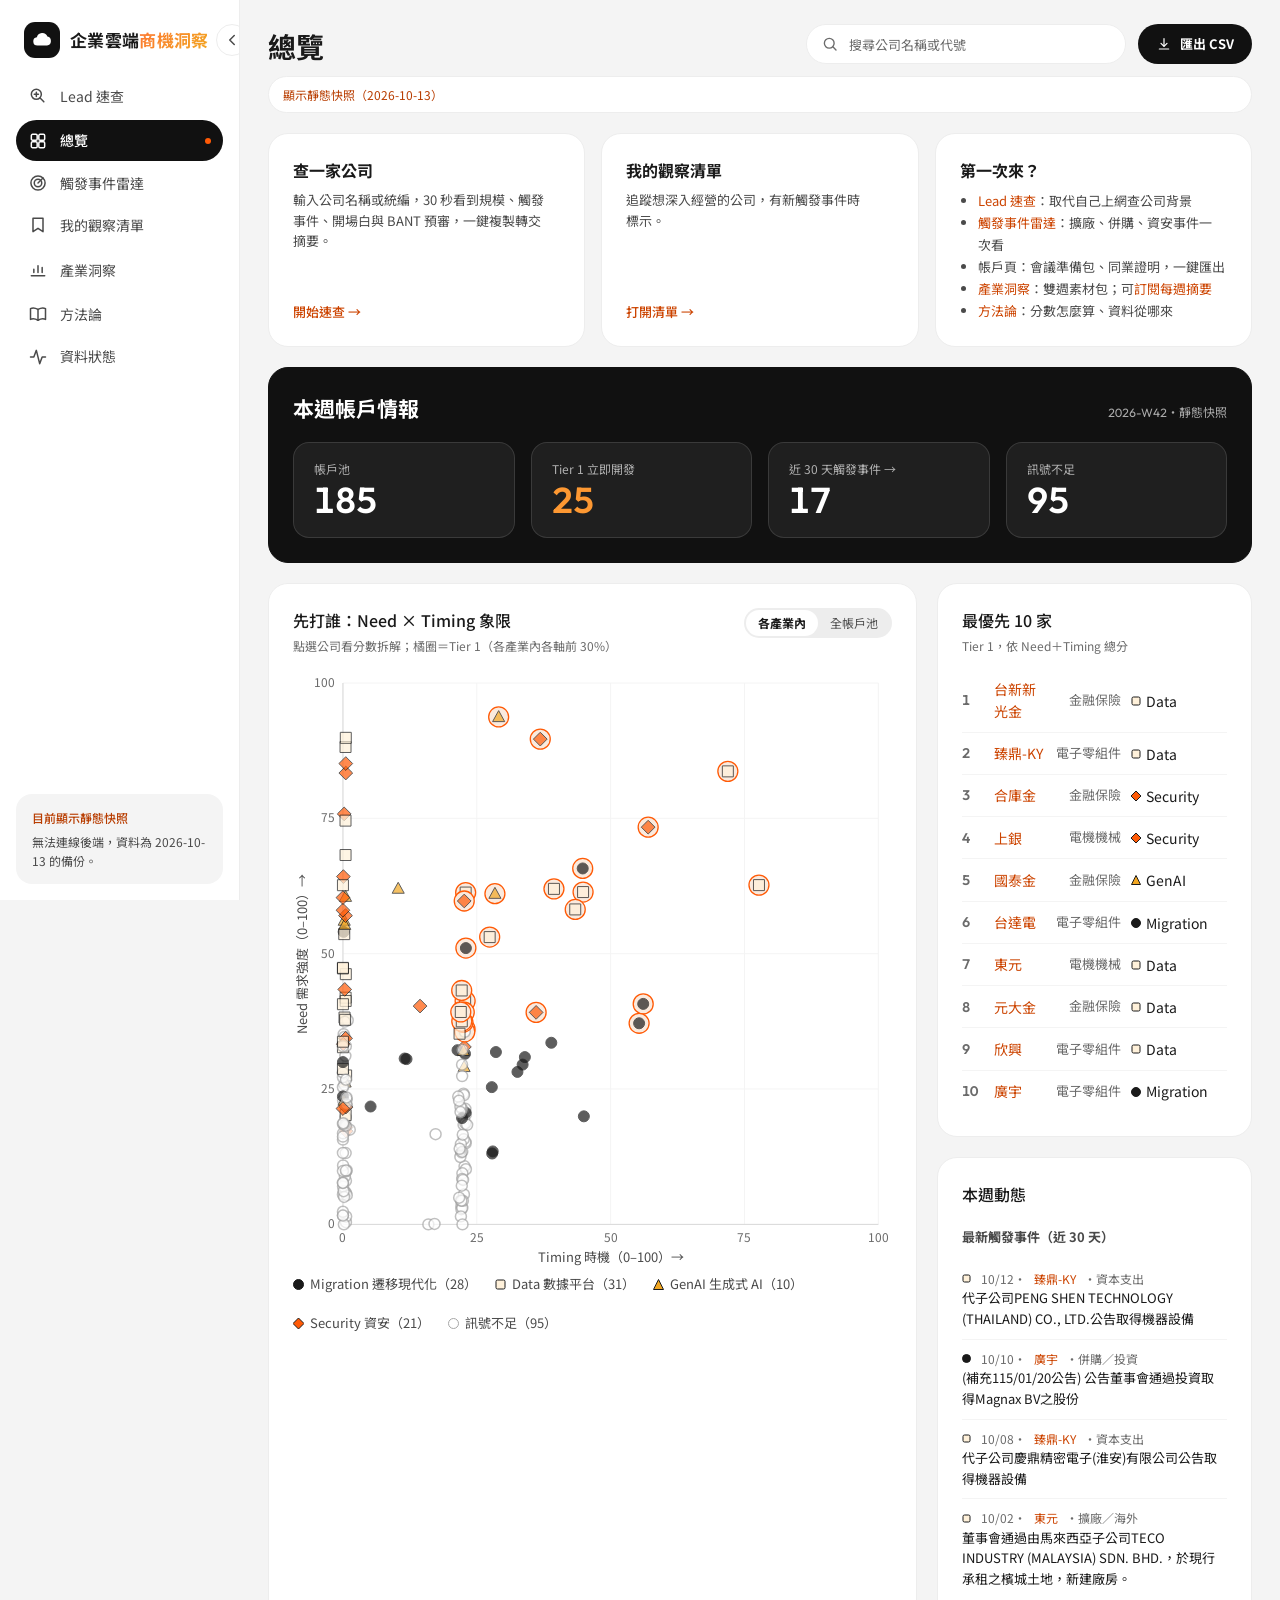
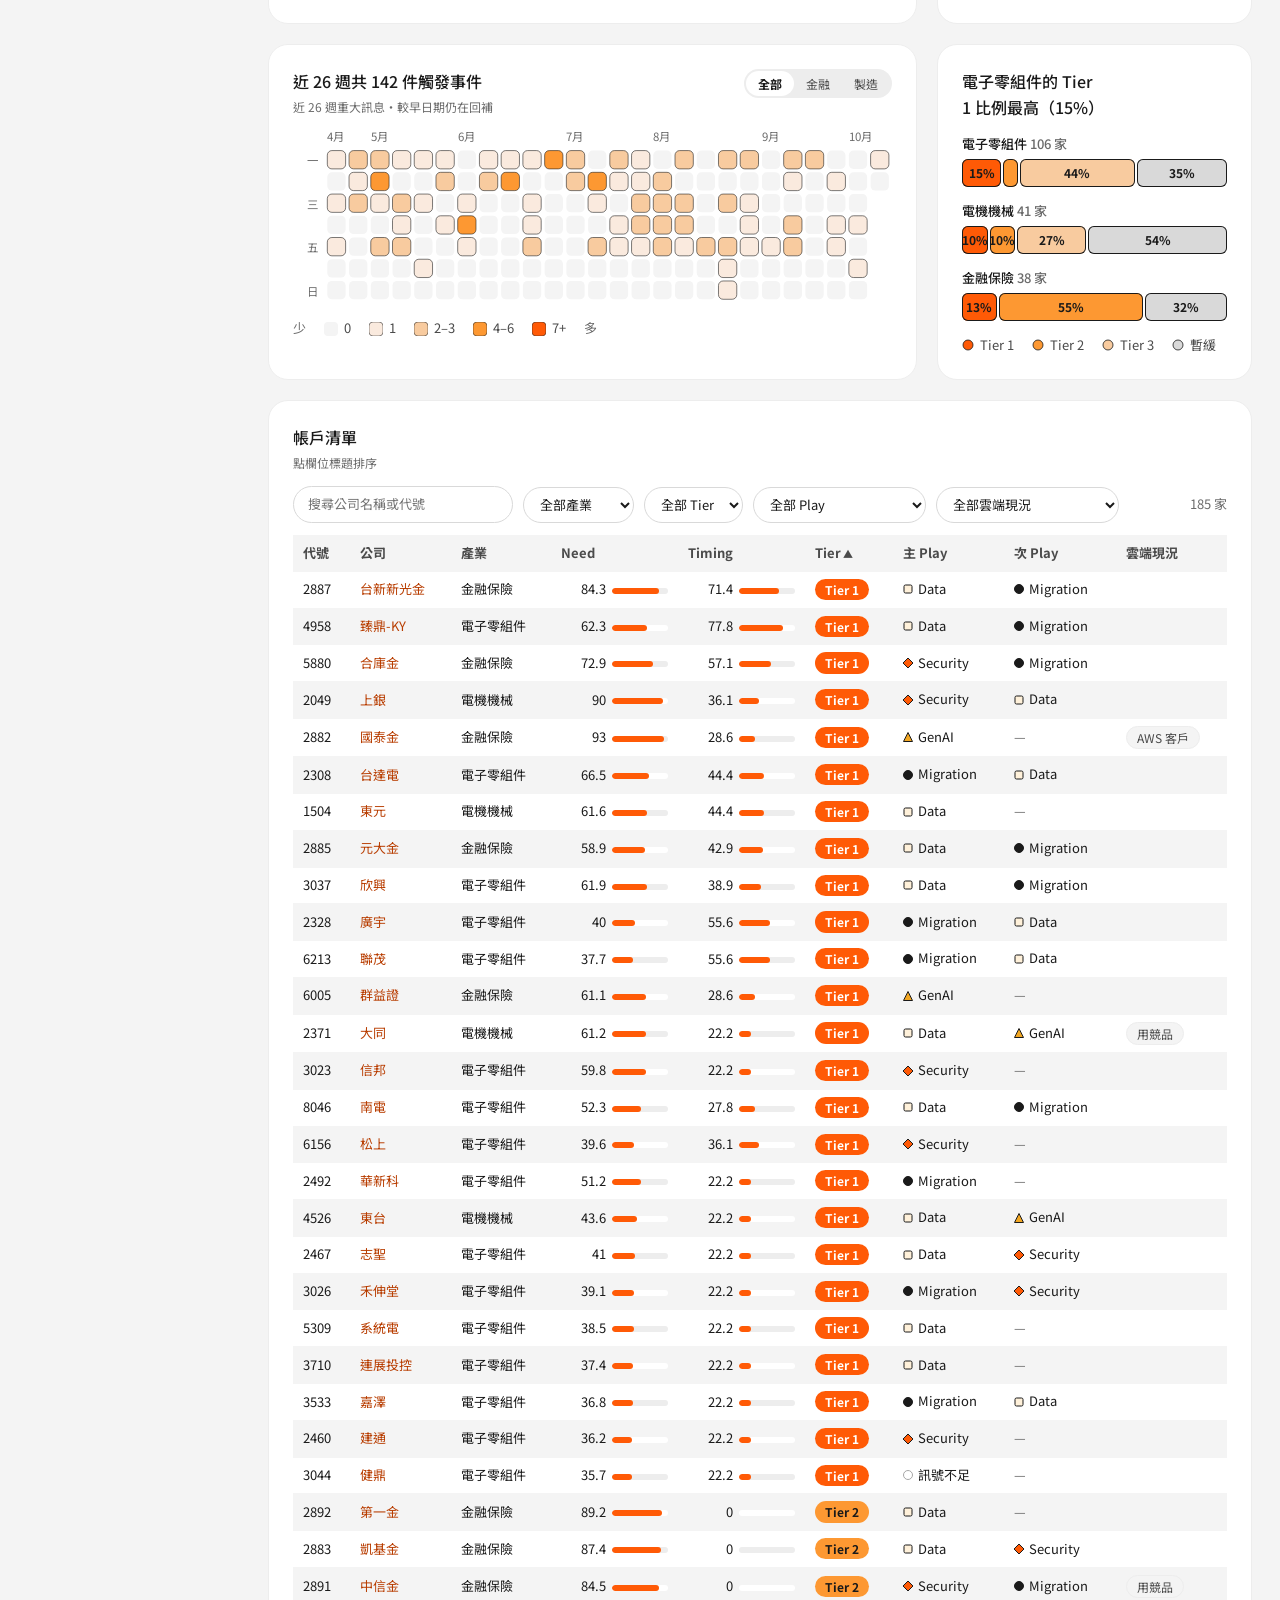
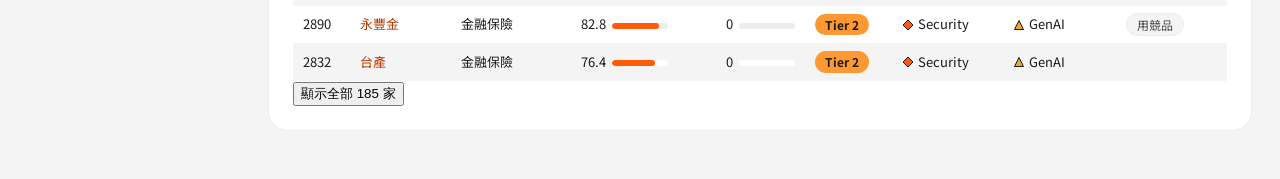
<file: web/index.html>
<!doctype html>
<html lang="zh-Hant">
<head>
<meta charset="utf-8">
<meta name="viewport" content="width=device-width, initial-scale=1">
<title>總覽｜企業雲端商機洞察平台</title>
<meta name="description" content="企業雲端商機洞察平台：以公開資料為台灣上市櫃企業評分，標出 AWS 的切入劇本">
<link rel="preconnect" href="https://fonts.googleapis.com">
<link rel="preconnect" href="https://fonts.gstatic.com" crossorigin>
<link href="https://fonts.googleapis.com/css2?family=Noto+Sans+TC:wght@400;500;700&family=Outfit:wght@500;600&display=swap" rel="stylesheet">
<link rel="stylesheet" href="css/tokens.css?v=20261019b">
<link rel="stylesheet" href="css/app.css?v=20261019l">
</head>
<body data-page="overview" data-title="總覽">
<main>
  <!-- 入口（09 檔第 4 節）：查一家公司（快速）、我的觀察清單（深入）、訪客功能導覽 -->
  <section class="entry-row" aria-label="快速入口">
    <a class="card entry-card" href="lookup.html"><h2>查一家公司</h2><p>輸入公司名稱或統編，30 秒看到規模、觸發事件、開場白與 BANT 預審，一鍵複製轉交摘要。</p><span class="go">開始速查 →</span></a>
    <a class="card entry-card" href="watchlist.html"><h2>我的觀察清單</h2><p id="entry-watch">追蹤想深入經營的公司，有新觸發事件時標示。</p><span class="go">打開清單 →</span></a>
    <div class="card entry-card tour"><h2>第一次來？</h2><ul>
      <li><a href="lookup.html">Lead 速查</a>：取代自己上網查公司背景</li>
      <li><a href="radar.html">觸發事件雷達</a>：擴廠、併購、資安事件一次看</li>
      <li>帳戶頁：會議準備包、同業證明，一鍵匯出</li>
      <li><a href="insight.html">產業洞察</a>：雙週素材包；可<a href="insight.html#subscribe">訂閱每週摘要</a></li>
      <li><a href="methodology.html">方法論</a>：分數怎麼算、資料從哪來</li></ul></div>
  </section>

  <!-- 列 1：黑色 KPI 帶 -->
  <section class="card dark kpi-band" aria-labelledby="kpi-title">
    <div class="band-head"><h2 id="kpi-title">本週帳戶情報</h2><span class="band-sub" id="band-sub"></span></div>
    <div class="band-grid four">
      <div class="band-card"><div class="band-label">帳戶池</div><div class="band-num" id="k-accounts">—</div></div>
      <div class="band-card"><div class="band-label">Tier 1 立即開發</div><div class="band-num hot" id="k-tier1">—</div></div>
      <a class="band-card kpi-link" href="radar.html?days=30"><div class="band-label">近 30 天觸發事件 →</div><div class="band-num" id="k-events">—</div></a>
      <div class="band-card"><div class="band-label">訊號不足</div><div class="band-num" id="k-nosig">—</div></div>
    </div>
  </section>

  <!-- 列 2：象限圖（8）＋鬆餅圖／本週動態（4） -->
  <section class="grid-12">
    <div class="card chart-wrap span-8" id="quad">
      <div class="card-head head-split"><div><h2>先打誰：Need × Timing 象限</h2><span class="hint" id="scope-hint">點選公司看分數拆解</span></div>
        <div class="seg-toggle" role="group" aria-label="Tier 排名範圍" id="scope-seg"><button type="button" data-s="industry" aria-pressed="true">各產業內</button><button type="button" data-s="pool" aria-pressed="false">全帳戶池</button></div></div>
      <div class="card-body">
        <div class="chart"></div>
        <div class="legend" id="legend"></div>
        <div class="tooltip" role="status"></div>
      </div>
    </div>
    <div class="span-4 col-stack">
      <div class="card">
        <div class="card-head"><h2>最優先 10 家</h2><span class="hint">Tier 1，依 Need＋Timing 總分</span></div>
        <div class="card-body"><ol class="top-list" id="top10"></ol></div>
      </div>
      <div class="card">
        <div class="card-head"><h2>本週動態</h2><span class="hint" id="dyn-hint"></span></div>
        <div class="card-body">
          <div id="movers-wrap"><h3 class="sub-h">分數變化前 5</h3>
          <ul class="movers" id="movers"></ul></div>
          <h3 class="sub-h">最新觸發事件（近 30 天）</h3>
          <ul class="events" id="events"></ul>
        </div>
      </div>
    </div>
  </section>

  <!-- 列 3：日曆熱圖（8）＋產業 × Tier（4） -->
  <section class="grid-12">
    <div class="card chart-wrap span-8" id="cal-card">
      <div class="card-head head-split">
        <div><h2 id="cal-title">觸發事件日曆</h2><span class="hint" id="cal-hint">近 26 週重大訊息</span></div>
        <div class="seg-toggle" role="group" aria-label="產業範圍" id="cal-seg">
          <button type="button" data-g="n" aria-pressed="true">全部</button><button type="button" data-g="fin" aria-pressed="false">金融</button><button type="button" data-g="mfg" aria-pressed="false">製造</button>
        </div>
      </div>
      <div class="card-body"><div id="cal"></div><div class="legend" id="cal-legend"></div><div class="tooltip" role="status"></div></div>
    </div>
    <div class="card span-4">
      <div class="card-head"><h2 id="ind-title">各產業的 Tier 組成</h2></div>
      <div class="card-body"><div id="ind-stack"></div><div class="legend" id="ind-legend"></div></div>
    </div>
  </section>

  <!-- 列 4：帳戶清單 -->
  <section class="card" id="accounts" aria-labelledby="t-title">
    <div class="card-head"><h2 id="t-title">帳戶清單</h2><span class="hint">點欄位標題排序</span></div>
    <div class="card-body">
      <div class="filters">
        <label class="sr-only" for="f-q">搜尋公司</label>
        <input id="f-q" type="search" placeholder="搜尋公司名稱或代號">
        <label class="sr-only" for="f-ind">產業</label>
        <select id="f-ind"><option value="">全部產業</option></select>
        <label class="sr-only" for="f-tier">Tier</label>
        <select id="f-tier"><option value="">全部 Tier</option><option value="1">Tier 1</option><option value="2">Tier 2</option><option value="3">Tier 3</option><option value="hold">暫緩</option></select>
        <label class="sr-only" for="f-play">主 Play</label>
        <select id="f-play"><option value="">全部 Play</option></select>
        <label class="sr-only" for="f-cloud">雲端現況</label>
        <select id="f-cloud"><option value="">全部雲端現況</option></select>
        <span class="count" id="count"></span>
      </div>
      <div class="chips" id="chips" aria-label="已套用的篩選"></div>
      <div class="table-wrap">
        <table>
          <thead><tr id="thead"></tr></thead>
          <tbody id="tbody"></tbody>
        </table>
      </div>
      <button type="button" class="btn-more" id="more" hidden></button>
    </div>
  </section>
</main>

<script src="js/api.js?v=20261019l"></script>
<script src="js/shell.js?v=20261019e"></script>
<script src="js/charts.js?v=20261019l"></script>
<script>
(async () => {
  const { LABELS, fmt, esc, tierBadge, playTag, shapeSvg, ageDays } = CL;
  let d;
  try { d = await CL.load(); }
  catch (e) { document.querySelector('main').insertAdjacentHTML('afterbegin', `<p class="empty">${esc(e.message)}</p>`); return; }

  const rows = d.accounts.map(c => ({
    code: c.code, name: c.name, industry: c.industry, market: c.market,
    need: c.score.need === '' ? 0 : Number(c.score.need), timing: c.score.timing === '' ? 0 : Number(c.score.timing),
    tier: String(c.score.tier), tierPool: String(c.score.tier_pool || c.score.tier), tierInd: String(c.score.tier_industry || c.score.tier), play: c.score.play_primary, play2: c.score.play_secondary,
    cloud: c.score.cloud_status, comp: Number(c.score.data_completeness)
  }));
  const byCode = Object.fromEntries(rows.map(r => [r.code, r]));
  const S = d.summary || {};
  let scope = 'industry';
  try { scope = localStorage.getItem('cl:tierscope') === 'pool' ? 'pool' : 'industry'; } catch (e) { /* 無儲存空間時用預設 */ }
  let tierCounts = {};
  const recent = d.signals.filter(s => s.type === 'T1' && Number(s.points) > 0 && ageDays(s.at, d.generated_at) <= 30);
  const eventDocs = new Set(recent.map(s => s.code + '|' + s.title + '|' + s.at));

  // ---------- KPI 帶 ----------
  document.getElementById('k-accounts').textContent = S.rank_total || rows.length;
  document.getElementById('k-events').textContent = eventDocs.size;
  document.getElementById('k-nosig').textContent = rows.filter(r => r.play === CL.NO_PLAY).length;
  document.getElementById('band-sub').textContent = `${d.run_id}${d.source === 'live' ? '' : '・靜態快照'}`;

  // ---------- 象限圖 ----------
  const mid = (hi, lo) => (Math.min(...hi) + Math.max(0, ...lo)) / 2;
  const drawQuad = () => {
    let cuts = { needCut: null, timingCut: null };
    if (scope === 'pool') {
      const highN = r => r.tier === '1' || r.tier === '2', highT = r => r.tier === '1' || r.tier === '3';
      cuts = { needCut: mid(rows.filter(highN).map(r => r.need), rows.filter(r => !highN(r)).map(r => r.need)),
               timingCut: mid(rows.filter(highT).map(r => r.timing), rows.filter(r => !highT(r)).map(r => r.timing)) };
    }
    Charts.quadrant(document.getElementById('quad'), rows, { ...cuts, onClick: r => { location.href = 'account.html?code=' + r.code; } });
  };
  const playOrder = ['Migration', 'Data', 'GenAI', 'Security', CL.NO_PLAY];
  document.getElementById('legend').innerHTML = playOrder
    .map(p => `<span>${shapeSvg(p, 11)}${p === CL.NO_PLAY ? CL.NO_PLAY : LABELS.play[p]}（${rows.filter(r => r.play === p).length}）</span>`).join('');

  // ---------- Tier 標示 ----------
  const TL = { '1': 'Tier 1', '2': 'Tier 2', '3': 'Tier 3', hold: '暫緩' };
  const dotSvg = t => `<svg width="12" height="12" aria-hidden="true"><circle cx="6" cy="6" r="5" fill="${Charts.TIER_VAR[t]}" stroke="var(--ink-900)" stroke-width="0.8"/></svg>`;

  // ---------- 最優先 10 家 ----------
  const drawTop = () => {
    document.getElementById('top10').innerHTML = rows.filter(r => r.tier === '1').sort((a, b) => (b.need + b.timing) - (a.need + a.timing)).slice(0, 10)
    .map((r, i) => `<li><span class="rk">${i + 1}</span><a href="account.html?code=${r.code}">${esc(r.name)}</a><span class="muted">${esc(r.industry)}</span><span class="tp">${playTag(r.play)}</span></li>`).join('');
  };

  // ---------- 本週動態 ----------
  const prevRows = rows.filter(r => d.prev[r.code]).map(r => {
    const p = d.prev[r.code];
    return { ...r, delta: Math.round(((r.need + r.timing) - ((Number(p.need) || 0) + (Number(p.timing) || 0))) * 10) / 10, tierFrom: String(p.tier) };
  });
  document.getElementById('dyn-hint').textContent = d.prev_run_id ? `與 ${d.prev_run_id} 比較` : '';
  const movers = prevRows.filter(r => r.delta !== 0 || r.tier !== r.tierFrom).sort((a, b) => Math.abs(b.delta) - Math.abs(a.delta)).slice(0, 5);
  if (!d.prev_run_id) document.getElementById('movers-wrap').remove();
  else document.getElementById('movers').innerHTML = movers.length ? movers.map(r => `<li><a href="account.html?code=${r.code}">${esc(r.name)}</a>
        <span class="${r.delta > 0 ? 'up' : 'down'}"><span class="arr" aria-hidden="true">${r.delta > 0 ? '▲' : '▼'}</span> ${r.delta > 0 ? '上升' : '下降'} ${Math.abs(r.delta)}</span>
        ${r.tier !== r.tierFrom ? `<span class="muted">${LABELS.tier[r.tierFrom]} → </span>${tierBadge(r.tier)}` : ''}</li>`).join('')
    : '<li class="muted">與上週相比沒有變化。</li>';
  const evList = recent.slice().sort((a, b) => String(b.at).localeCompare(String(a.at)))
    .filter((s, i, a) => a.findIndex(x => x.code === s.code && x.title === s.title && x.at === s.at) === i).slice(0, 4);
  document.getElementById('events').innerHTML = evList.length ? evList.map(s => {
    const c = d.byCode[s.code], r = byCode[s.code];
    return `<li><div class="meta"><span class="pdot-s">${shapeSvg(r ? r.play : CL.NO_PLAY, 9)}</span>${String(s.at).slice(5, 10).replace('-', '/')}・<a href="account.html?code=${s.code}">${esc(c.name)}</a>・${LABELS.cat[s.cat] || s.cat}</div>
      <div class="title">${esc(s.title)}</div></li>`;
  }).join('') : '<li class="muted">近 30 天沒有觸發事件</li>';

  // ---------- 日曆熱圖 ----------
  const cal = S.trigger_calendar || [];
  const bf = S.announcement_backfill;
  let group = 'n';
  const drawCal = () => {
    const total = cal.reduce((a, x) => a + (x[group] || 0), 0);
    document.getElementById('cal-title').textContent = `近 26 週共 ${total} 件觸發事件`;
    Charts.calendar(document.getElementById('cal'), cal, { endDate: d.generated_at, group });
    const f = ['var(--gray-100)', 'var(--heat-1)', 'var(--heat-2)', 'var(--heat-3)', 'var(--heat-4)'];
    document.getElementById('cal-legend').innerHTML = `<span class="muted">少</span>` + ['0', '1', '2–3', '4–6', '7+']
      .map((t, i) => `<span><svg width="14" height="14" aria-hidden="true"><rect width="14" height="14" rx="4" fill="${f[i]}" stroke="${i ? 'var(--ink-900)' : 'none'}" stroke-width="0.5"/></svg>${t}</span>`).join('') + `<span class="muted">多</span>`;
    document.getElementById('cal-hint').textContent = '近 26 週重大訊息' + (bf && bf.done_days < bf.total_days ? '・較早日期仍在回補' : '');
  };
  document.getElementById('cal-seg').querySelectorAll('button').forEach(b => b.addEventListener('click', () => {
    group = b.dataset.g;
    document.querySelectorAll('#cal-seg button').forEach(x => x.setAttribute('aria-pressed', String(x === b)));
    drawCal();
  }));
  drawCal();

  // ---------- 產業 × Tier 百分比堆疊 ----------
  const drawInd = () => {
  const matrix = {};
  rows.forEach(r => { const m = (matrix[r.industry] = matrix[r.industry] || {}); m[r.tier] = (m[r.tier] || 0) + 1; });
  const inds = Object.keys(matrix);
  document.getElementById('ind-stack').innerHTML = inds.map(ind => {
    const m = matrix[ind], tot = Charts.TIER_ORDER.reduce((a, t) => a + (m[t] || 0), 0) || 1;
    return `<div class="ind-row"><div class="ind-name">${esc(ind)}<span class="muted"> ${tot} 家</span></div>
      <div class="ind-bar" role="img" aria-label="${esc(ind)}：${Charts.TIER_ORDER.map(t => TL[t] + ' ' + (m[t] || 0) + ' 家').join('、')}">
        ${Charts.TIER_ORDER.filter(t => m[t]).map(t => { const p = m[t] / tot * 100;
          return `<div class="ind-seg" style="width:${p}%;background:${Charts.TIER_VAR[t]}" data-tip="${esc(ind)}・${TL[t]}：${m[t]} 家（${Math.round(p)}%）">${p >= 9 ? Math.round(p) + '%' : ''}</div>`; }).join('')}
      </div></div>`;
  }).join('');
  document.getElementById('ind-legend').innerHTML = Charts.TIER_ORDER.map(t => `<span>${dotSvg(t)}${TL[t]}</span>`).join('');
  const top = inds.map(i => ({ i, p: (matrix[i]['1'] || 0) / (Charts.TIER_ORDER.reduce((a, t) => a + (matrix[i][t] || 0), 0) || 1) })).sort((a, b) => b.p - a.p)[0];
  if (top) document.getElementById('ind-title').textContent = `${top.i}的 Tier 1 比例最高（${Math.round(top.p * 100)}%）`;
  document.getElementById('ind-stack').querySelectorAll('[data-tip]').forEach(n => {
    n.addEventListener('mousemove', e => AC_tip(e, n.dataset.tip)); n.addEventListener('mouseleave', AC_untip);
  });
  };
  let tipEl = null;
  function AC_tip(e, html) {
    if (!tipEl) { tipEl = document.createElement('div'); tipEl.className = 'tooltip floating'; document.body.appendChild(tipEl); }
    tipEl.textContent = html; tipEl.style.display = 'block';
    tipEl.style.left = Math.min(e.clientX + 14, innerWidth - 240) + 'px'; tipEl.style.top = (e.clientY + 14) + 'px';
  }
  function AC_untip() { if (tipEl) tipEl.style.display = 'none'; }

  // ---------- 帳戶清單 ----------
  const opts = (id, vals, label) => {
    document.getElementById(id).insertAdjacentHTML('beforeend', vals.map(v => `<option value="${v}">${label ? label[v] : v}</option>`).join(''));
  };
  opts('f-ind', [...new Set(rows.map(r => r.industry))]);
  opts('f-play', playOrder, LABELS.play);
  opts('f-cloud', ['aws', 'competitor', 'unknown'], LABELS.cloud);

  const cols = [
    { k: 'code', t: '代號' }, { k: 'name', t: '公司' }, { k: 'industry', t: '產業' },
    { k: 'need', t: 'Need', num: true }, { k: 'timing', t: 'Timing', num: true }, { k: 'tierOrder', t: 'Tier' },
    { k: 'play', t: '主 Play' }, { k: 'play2', t: '次 Play' }, { k: 'cloud', t: '雲端現況' }
  ];
  const tierOrder = { '1': 0, '2': 1, '3': 2, hold: 3 };
  rows.forEach(r => { r.tierOrder = tierOrder[r.tier]; });
  let sort = { k: 'tierOrder', dir: 1 };
  const thead = document.getElementById('thead');
  thead.innerHTML = cols.map(c => `<th aria-sort="none" data-k="${c.k}"><button type="button">${c.t}</button></th>`).join('');
  thead.querySelectorAll('th').forEach(th => th.querySelector('button').addEventListener('click', () => {
    const k = th.dataset.k;
    sort = { k, dir: sort.k === k ? -sort.dir : (cols.find(c => c.k === k).num ? -1 : 1) };
    render();
  }));
  const FILTERS = [['f-ind', '產業'], ['f-tier', 'Tier'], ['f-play', 'Play'], ['f-cloud', '雲端現況']];
  ['f-q', 'f-ind', 'f-tier', 'f-play', 'f-cloud'].forEach(id => document.getElementById(id).addEventListener('input', render));

  function chips() {
    const out = [];
    const q = document.getElementById('f-q').value.trim();
    if (q) out.push({ id: 'f-q', text: `搜尋：${q}` });
    FILTERS.forEach(([id]) => {
      const el = document.getElementById(id);
      if (el.value) out.push({ id, text: el.options[el.selectedIndex].text });
    });
    document.getElementById('chips').innerHTML = out.map(c => `<button type="button" class="chip" data-id="${c.id}" aria-label="移除篩選：${esc(c.text)}">${esc(c.text)} <span aria-hidden="true">×</span></button>`).join('');
    document.querySelectorAll('#chips .chip').forEach(b => b.addEventListener('click', () => {
      const el = document.getElementById(b.dataset.id); el.value = ''; render();
    }));
  }

  const PAGE = 30; let showAll = false;
  document.getElementById('more').addEventListener('click', () => { showAll = true; render(); });
  function render() {
    const q = document.getElementById('f-q').value.trim();
    const f = id => document.getElementById(id).value;
    const list = rows.filter(r =>
      (!q || r.name.includes(q) || r.code.includes(q)) &&
      (!f('f-ind') || r.industry === f('f-ind')) && (!f('f-tier') || r.tier === f('f-tier')) &&
      (!f('f-play') || r.play === f('f-play')) && (!f('f-cloud') || r.cloud === f('f-cloud'))
    ).sort((a, b) => {
      const va = a[sort.k], vb = b[sort.k];
      const c = typeof va === 'number' ? va - vb : String(va ?? '').localeCompare(String(vb ?? ''), 'zh-Hant');
      return (c || (b.need + b.timing) - (a.need + a.timing)) * (c ? sort.dir : 1);
    });
    thead.querySelectorAll('th').forEach(th => th.setAttribute('aria-sort', th.dataset.k === sort.k ? (sort.dir > 0 ? 'ascending' : 'descending') : 'none'));
    window.__shown = list;
    const cut = showAll || list.length <= PAGE ? list : list.slice(0, PAGE);
    document.getElementById('count').textContent = `${list.length} 家`;
    document.getElementById('more').hidden = cut.length === list.length;
    document.getElementById('more').textContent = `顯示全部 ${list.length} 家`;
    chips();
    document.getElementById('tbody').innerHTML = cut.map(r => `
      <tr data-code="${r.code}" tabindex="0">
        <td>${r.code}</td><td><a href="account.html?code=${r.code}">${esc(r.name)}</a></td><td>${esc(r.industry)}</td>
        <td class="num">${fmt(r.need)}<span class="bar${r.tier === '1' || r.tier === '2' ? ' hi' : ''}"><i style="width:${r.need}%"></i></span></td>
        <td class="num">${fmt(r.timing)}<span class="bar${r.tier === '1' || r.tier === '3' ? ' hi' : ''}"><i style="width:${r.timing}%"></i></span></td>
        <td>${tierBadge(r.tier)}</td><td>${playTag(r.play)}</td><td>${playTag(r.play2)}</td>
        <td>${r.cloud === 'unknown' ? '' : `<span class="badge cloud">${LABELS.cloudShort[r.cloud]}</span>`}</td>
      </tr>`).join('');
  }
  document.getElementById('tbody').addEventListener('click', e => {
    const tr = e.target.closest('tr'); if (tr && e.target.tagName !== 'A') location.href = 'account.html?code=' + tr.dataset.code;
  });
  document.getElementById('tbody').addEventListener('keydown', e => {
    const tr = e.target.closest('tr'); if (tr && e.key === 'Enter') location.href = 'account.html?code=' + tr.dataset.code;
  });
  Shell.setExport(() => window.__shown || rows);
  const applyScope = () => {
    rows.forEach(r => { r.tier = scope === 'pool' ? r.tierPool : r.tierInd; r.tierOrder = tierOrder[r.tier]; });
    tierCounts = rows.reduce((m, r) => (m[r.tier] = (m[r.tier] || 0) + 1, m), {});
    document.getElementById('k-tier1').textContent = tierCounts['1'] || 0;
    document.getElementById('scope-hint').textContent = scope === 'pool'
      ? '點選公司看分數拆解；虛線為全帳戶池前 30% 門檻' : '點選公司看分數拆解；橘圈＝Tier 1（各產業內各軸前 30%）';
    document.querySelectorAll('#scope-seg button').forEach(b => b.setAttribute('aria-pressed', String(b.dataset.s === scope)));
    drawQuad(); drawTop(); drawInd(); render();
  };
  document.querySelectorAll('#scope-seg button').forEach(b => b.addEventListener('click', () => {
    scope = b.dataset.s;
    try { localStorage.setItem('cl:tierscope', scope); } catch (e) { /* 略 */ }
    applyScope();
  }));
  applyScope();

  // 從帳戶頁迷你象限圖點過來（?focus=代號）：捲到該公司並高亮
  const focus = new URLSearchParams(location.search).get('focus');
  if (focus) showAll = true, render();
  const tr = focus && document.querySelector(`#tbody tr[data-code="${focus}"]`);
  if (tr) { tr.classList.add('focus'); tr.scrollIntoView({ block: 'center' }); }
  // 入口卡：觀察清單數量
  try {
    const wl = JSON.parse(localStorage.getItem('cl:watch') || '[]');
    if (wl.length) document.getElementById('entry-watch').textContent = `觀察中 ${wl.length} 家；有新觸發事件時會標示。`;
  } catch (e) { /* 略過 */ }
})();
</script>
</body>
</html>
</file>
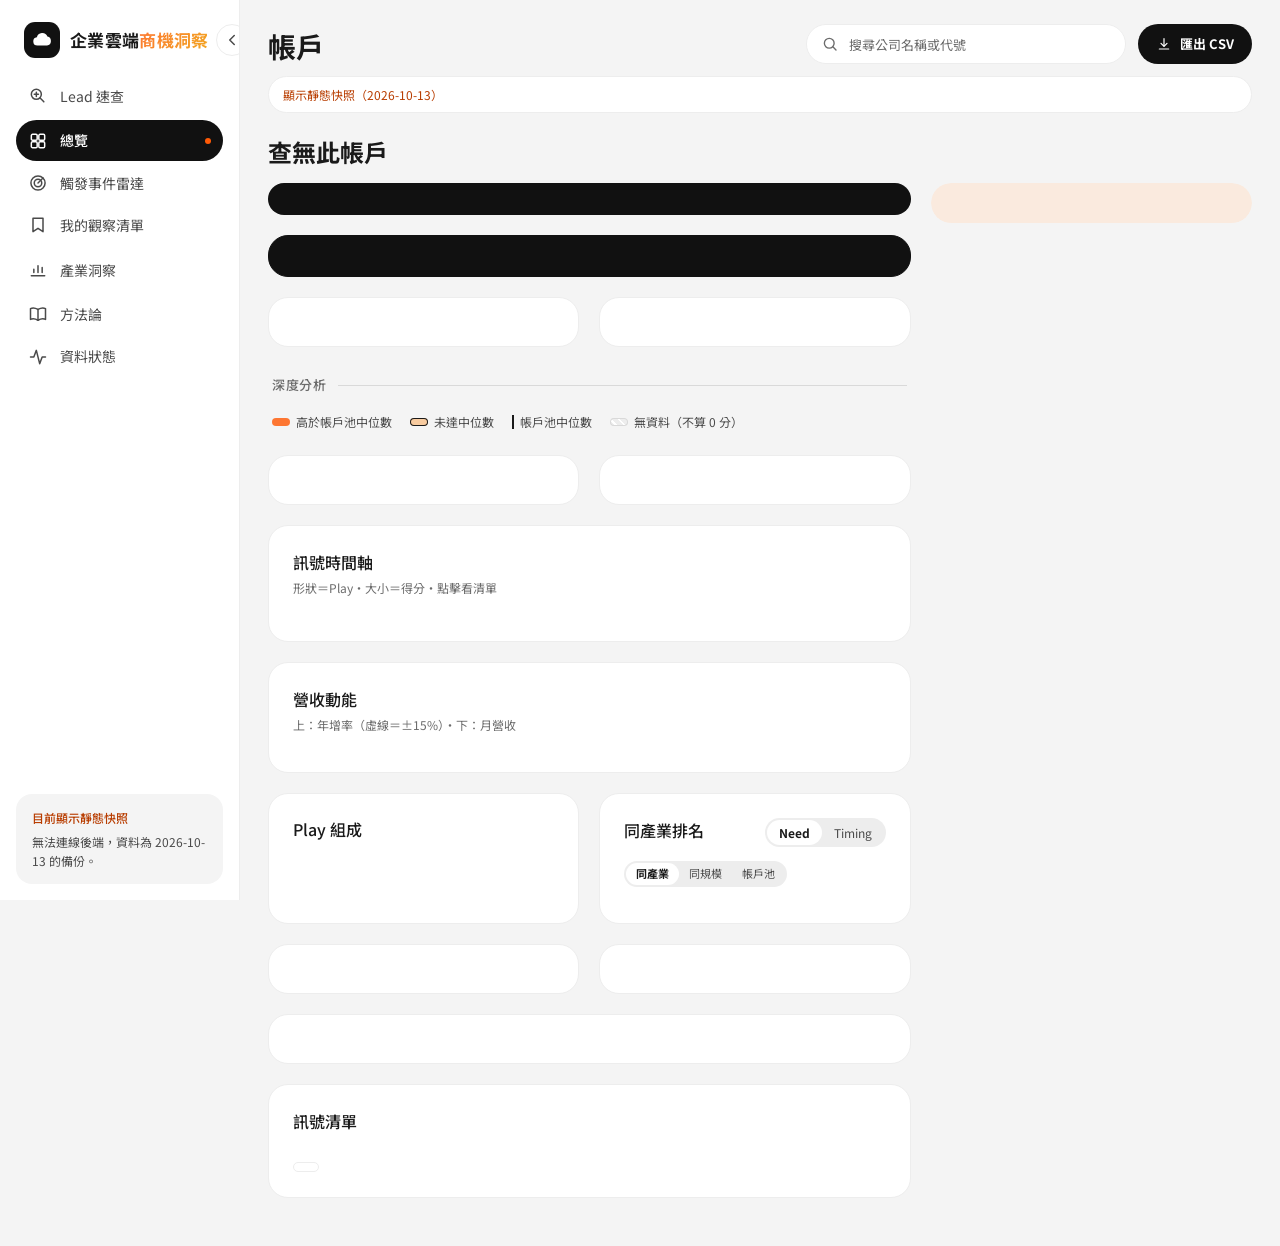
<file: web/account.html>
<!doctype html>
<html lang="zh-Hant">
<head>
<meta charset="utf-8">
<meta name="viewport" content="width=device-width, initial-scale=1">
<title>帳戶｜企業雲端商機洞察平台</title>
<meta name="description" content="帳戶分數、訊號證據、營收動能與 Copilot">
<link rel="preconnect" href="https://fonts.googleapis.com">
<link rel="preconnect" href="https://fonts.gstatic.com" crossorigin>
<link href="https://fonts.googleapis.com/css2?family=Noto+Sans+TC:wght@400;500;700&family=Outfit:wght@500;600&display=swap" rel="stylesheet">
<link rel="stylesheet" href="css/tokens.css?v=20261019b">
<link rel="stylesheet" href="css/app.css?v=20261019l">
</head>
<body data-page="account" data-title="帳戶">
<main>
  <header class="acct-head" id="head"></header>

  <div class="acct-grid">
    <div class="acct-left">
      <!-- 上半部（09 檔 5.2）：業務速覽——結論、分數摘要、BANT 預審、開場白與問題 -->
      <section class="lk-verdict" id="acct-verdict" aria-label="結論"></section>
      <!-- 列 A：Tier 主卡 -->
      <section class="card dark tier-strip" id="tier-card" aria-label="帳戶摘要"></section>
      <section class="acct-quick">
        <div class="card" id="acct-bant"></div>
        <div class="card" id="acct-say"></div>
      </section>

      <!-- 下半部：深度分析 -->
      <h2 class="acct-divider" id="deep">深度分析</h2>

      <!-- 列 B：Need 拆解｜Timing 拆解 -->
      <div class="b-legend" aria-label="圖例"><span><i class="i-over"></i>高於帳戶池中位數</span><span><i class="i-under"></i>未達中位數</span><span><i class="i-med"></i>帳戶池中位數</span><span><i class="i-miss"></i>無資料（不算 0 分）</span></div>
      <section class="b-row">
        <div class="card" id="b-need"></div>
        <div class="card" id="b-timing"></div>
      </section>

      <!-- 列 C：訊號時間軸 -->
      <section class="card">
        <div class="card-head"><h2 id="c-title">訊號時間軸</h2><span class="hint">形狀＝Play・大小＝得分・點擊看清單</span></div>
        <div class="card-body chart-pad"><div id="swim"></div>
          <div class="legend" id="swim-legend"></div></div>
      </section>

      <!-- 列 D：營收動能 -->
      <section class="card">
        <div class="card-head"><h2 id="d-title">營收動能</h2><span class="hint">上：年增率（虛線＝±15%）・下：月營收</span></div>
        <div class="card-body chart-pad"><div id="control"></div></div>
      </section>

      <!-- 列 E：Play 組成｜同產業排名 -->
      <section class="e-row">
        <div class="card">
          <div class="card-head"><h2 id="e-title">Play 組成</h2></div>
          <div class="card-body"><div id="stack"></div><p class="mini-note left" id="e-note"></p></div>
        </div>
        <div class="card">
          <div class="card-head head-split"><div><h2 id="rank-title">同產業排名</h2><span class="hint" id="rank-pr"></span></div>
            <div class="seg-toggle" role="group" aria-label="排名依據" id="metric-seg"><button type="button" data-metric="need" aria-pressed="true">Need</button><button type="button" data-metric="timing" aria-pressed="false">Timing</button></div></div>
          <div class="seg-toggle scope-seg" role="group" aria-label="比較範圍" id="scope-seg"><button type="button" data-scope="industry" aria-pressed="true">同產業</button><button type="button" data-scope="size" aria-pressed="false">同規模</button><button type="button" data-scope="pool" aria-pressed="false">帳戶池</button></div>
          <div class="card-body"><div id="rank"></div></div>
        </div>
      </section>

      <!-- 雲端現況與同業證明｜建議接觸職稱與 MEDDPICC 缺口 -->
      <section class="e-row">
        <div class="card" id="acct-proof"></div>
        <div class="card" id="acct-meddpicc"></div>
      </section>

      <!-- 會議準備包 -->
      <section class="card" id="acct-pack" aria-labelledby="pack-title"></section>

      <!-- 列 F：訊號清單 -->
      <section class="card">
        <div class="card-head"><h2>訊號清單</h2><span class="hint" id="f-hint"></span></div>
        <div class="card-body"><ul class="siglist" id="siglist"></ul>
          <button type="button" class="btn-secondary" id="toggle-all"></button></div>
      </section>
    </div>

    <aside class="copilot-col">
      <section class="copilot" aria-label="Copilot" id="copilot"></section>
    </aside>
  </div>
</main>

<script src="js/api.js?v=20261019l"></script>
<script src="js/shell.js?v=20261019e"></script>
<script src="js/lead.js?v=20261019c"></script>
<script src="js/charts.js?v=20261014r"></script>
<script src="js/account-charts.js?v=20261014r"></script>
<script src="js/copilot.js?v=20261014r"></script>
<script>
(async () => {
  const { LABELS, COMPONENTS, fmt, esc, tierBadge, ageDays } = CL;
  const d = await CL.load();
  const code = new URLSearchParams(location.search).get('code');
  const c = d.byCode[code];
  if (!c || !c.score) { document.getElementById('head').innerHTML = '<h1>查無此帳戶</h1>'; return; }
  const s = c.score, sig = c.signals, docs = c.docs;
  const pool = d.pool || { median: {} };
  const fin = c.industry === '金融保險', otc = c.market === '上櫃';
  document.title = `${c.name} ${c.code}｜企業雲端商機洞察平台`;
  const by = (type, cat) => sig.filter(x => x.type === type && (!cat || x.cat === cat));
  const rows = d.accounts.map(a => ({ code: a.code, name: a.name, industry: a.industry, need: Number(a.score.need) || 0, timing: Number(a.score.timing) || 0, play: a.score.play_primary }));
  const self = rows.find(r => r.code === code);

  document.getElementById('head').innerHTML = `
    <div><h1>${esc(c.name)} <span style="font-weight:400">${c.code}</span></h1>
      <div class="sub">${esc(c.full)}・${esc(c.industry)}・${c.market}・實收資本額 ${(c.capital / 1e8).toFixed(0)} 億元</div></div>
    <div class="head-right"><div class="tags">${tierBadge(String(s.tier))}
      ${s.cloud_status === 'unknown' ? '' : `<span class="badge cloud">${LABELS.cloud[s.cloud_status]}</span>`}</div>
      <div class="acct-actions no-print">
        <button type="button" class="lk-act btn-dark" id="act-handoff">複製轉交摘要</button>
        <button type="button" class="lk-act lk-watch" id="act-watch"></button>
        <button type="button" class="lk-act lk-link" id="act-print">匯出帳戶簡報</button>
      </div></div>`;

  // ---------- A 帳戶摘要 ----------
  const maxOf = k => k === 'n4' && otc ? 15 : COMPONENTS.find(x => x.key === k).max;
  // 黑色 Tier 主卡：帳戶池排名（Need＋Timing 總分，同分並列）
  const poolRank = s.pool_rank || (rows.slice().sort((a, b) => (b.need + b.timing) - (a.need + a.timing)).findIndex(r => r.code === code) + 1);
  const tierName = LABELS.tierLong[String(s.tier)];
  const tl = String(s.tier) === 'hold' ? '暫緩' : 'Tier ' + s.tier;
  const playLine = s.play_primary === CL.NO_PLAY ? CL.NO_PLAY : esc(s.play_primary) + (s.play_secondary ? '・' + esc(s.play_secondary) : '');
  document.getElementById('tier-card').innerHTML = `
    <div class="ts-item"><span class="ts-label">帳戶池排名</span><span class="ts-big">#${poolRank}<span class="ts-of"> / ${rows.length}</span></span></div>
    <div class="ts-item"><span class="ts-label">優先級</span><span class="ts-big">${tl}</span><span class="ts-note">${esc(tierName.replace(/^Tier \d\s*/, ''))}</span></div>
    <div class="ts-item"><span class="ts-label">建議 Play</span><span class="ts-big">${playLine}</span></div>`;
  // 比較範圍（09 檔 5.2）：同產業／同規模（實收資本額同級距）／帳戶池，顯示 PR 值
  const band = cap => cap >= 1e10 ? 4 : cap >= 1e9 ? 3 : cap >= 1e8 ? 2 : 1;
  const capOf = {};
  d.accounts.forEach(a => { capOf[a.code] = Number(a.capital) || 0; });
  const SCOPE = { industry: ['同產業', r => r.industry === c.industry], size: ['同規模', r => band(capOf[r.code]) === band(Number(c.capital) || 0)], pool: ['帳戶池', () => true] };
  let metricNow = 'need', scopeNow = 'industry';
  const drawRank = () => {
    const [label, fn] = SCOPE[scopeNow];
    const peers = rows.filter(fn);
    const rank = AC.lollipop(document.getElementById('rank'), { peers, selfCode: code, metric: metricNow });
    const me = self[metricNow], prv = Math.round(peers.filter(r => r[metricNow] <= me).length / peers.length * 100);
    document.getElementById('rank-title').textContent = `${label} ${peers.length} 家中排第 ${rank}`;
    document.getElementById('rank-pr').textContent = `${metricNow === 'need' ? 'Need' : 'Timing'} ${fmt(me)}・${label} PR ${prv}`;
    document.querySelectorAll('#metric-seg button').forEach(b => b.setAttribute('aria-pressed', String(b.dataset.metric === metricNow)));
    document.querySelectorAll('#scope-seg button').forEach(b => b.setAttribute('aria-pressed', String(b.dataset.scope === scopeNow)));
  };
  document.querySelectorAll('#metric-seg button').forEach(b => b.addEventListener('click', () => { metricNow = b.dataset.metric; drawRank(); }));
  document.querySelectorAll('#scope-seg button').forEach(b => b.addEventListener('click', () => { scopeNow = b.dataset.scope; drawRank(); }));
  drawRank();

  // ---------- 上半部：結論、BANT、開場白；下半部：同業證明、接觸職稱、MEDDPICC、會議準備包 ----------
  window.__runId = d.run_id;
  const cfg = await Lead.loadConfig();
  const lp = Lead.profileFromAccount(c);
  const seg = Lead.route(cfg.routing, { capital: lp.capital, listed: true });
  const qs = Lead.QUESTIONS[lp.play] || Lead.QUESTIONS.none;
  const bnt = Lead.bant(lp, cfg), open = Lead.opening(lp), handoffText = Lead.handoff(lp, seg, bnt, qs);
  const packMd = Lead.meetingPack(lp, seg, cfg, d);
  document.getElementById('acct-verdict').className = 'lk-verdict v-' + lp.verdict.key;
  document.getElementById('acct-verdict').innerHTML = `<div class="lk-v-main"><span class="lk-v-label">${esc(lp.verdict.label)}</span><span class="lk-v-seg">建議分群：${esc(seg || '—')}</span></div>
    <p class="lk-v-reason">${esc(lp.verdict.reason)}</p>`;
  document.getElementById('acct-bant').innerHTML = `<div class="card-head"><h2>BANT 預審</h2><span class="hint">系統推估＝公開資料可支持；待確認＝需在通話中確認</span></div>
    <ul class="lk-bant">${bnt.map(r => `<li><div class="lk-b-key">${esc(r.key)}</div><div class="lk-b-body"><div class="lk-b-label">${esc(r.label)}</div><div>${esc(r.text)}</div></div>
      <span class="lk-state ${r.state}">${Lead.STATE[r.state]}</span></li>`).join('')}</ul>`;
  document.getElementById('acct-say').innerHTML = `<div class="card-head"><h2>怎麼開口</h2><span class="hint">依觸發事件與主要 Play 由規則產生</span></div>
    <div class="lk-say"><p>${esc(open)}</p><button type="button" class="lk-copy" data-text="open">複製</button></div>
    <ol class="lk-qs">${qs.map((q, i) => `<li><span>${esc(q)}</span><button type="button" class="lk-copy" data-text="q${i}">複製</button></li>`).join('')}</ol>`;
  const texts = { open, handoff: handoffText, pack: packMd };
  qs.forEach((q, i) => { texts['q' + i] = q; });
  document.querySelectorAll('[data-text]').forEach(b => b.addEventListener('click', () => Lead.copy(texts[b.dataset.text], b)));

  // 雲端現況與同業證明
  const vendor = docs.filter(x => x.parts.some(p => p.type === 'VENDOR'));
  const proof = Lead.peerProof(lp, d);
  document.getElementById('acct-proof').innerHTML = `<div class="card-head"><h2>雲端現況與同業證明</h2><span class="hint">只列公開來源；同產業優先、AWS 優先</span></div>
    <p class="proof-now"><b>本公司：</b>${esc(LABELS.cloud[s.cloud_status] || '未知')}${vendor.length ? `（依據：${vendor.slice(0, 2).map(x => `<span class="ref" data-ref="${x.ref}" tabindex="0">[${x.ref}]</span>`).join('')}）` : '・公開資料中沒有雲端廠商線索'}</p>
    <ul class="proof-list">${proof.length ? proof.slice(0, 5).map(x => `<li><span class="badge ${x.aws ? 'tier-1' : 'cloud'}">${esc(x.cloud)}</span>
      <a href="account.html?code=${esc(x.code)}">${esc(x.name)}</a><span class="muted">${esc(x.sameInd ? '同產業' : '')}${x.samePlay ? (x.sameInd ? '・' : '') + '同 Play' : ''}</span>
      ${x.url ? `<a class="src-link" href="${esc(x.url)}" target="_blank" rel="noopener">${esc(x.src || '來源')}</a>` : `<span class="muted">${esc(x.src || '')}</span>`}</li>`).join('')
      : '<li class="muted">驗證集中沒有同產業或同 Play 的公開雲端案例</li>'}</ul>`;

  // 建議接觸職稱＋MEDDPICC 缺口
  const md = Lead.meddpicc(lp);
  document.getElementById('acct-meddpicc').innerHTML = `<div class="card-head"><h2>建議接觸職稱與 MEDDPICC 缺口</h2><span class="hint">不放人名；缺口＝公開資料無法回答，需在會議中確認</span></div>
    <div class="roles">${Lead.contactRoles(lp).map(r => `<span class="role-chip">${esc(r)}</span>`).join('')}</div>
    <ul class="med-list">${md.map(m => `<li class="${m.ok ? 'ok' : 'gap'}"><span class="med-k">${m.k}</span><div><div class="med-n">${esc(m.name)}<span class="lk-state ${m.ok ? 'estimated' : 'pending'}">${m.ok ? '有線索' : '缺口'}</span></div>
      <div class="med-t">${esc(m.ok ? m.have : m.ask)}</div></div></li>`).join('')}</ul>`;

  // 會議準備包
  document.getElementById('acct-pack').innerHTML = `<div class="card-head head-split"><div><h2 id="pack-title">會議準備包</h2><span class="hint">議程、Discovery 問題、異議回應、同業證明、MEDDPICC 缺口；匯出 Markdown 貼進會議資料或 CRM</span></div>
      <div class="pack-actions no-print"><button type="button" class="lk-copy" data-text="pack">複製 Markdown</button><button type="button" class="lk-copy" id="pack-dl">下載 .md</button></div></div>
    <pre class="pack-pre">${esc(packMd)}</pre>`;
  document.querySelector('#acct-pack [data-text]').addEventListener('click', e => Lead.copy(packMd, e.currentTarget));
  document.getElementById('pack-dl').addEventListener('click', () => Lead.download(`${c.name}_會議準備包_${new Date().toISOString().slice(0, 10)}.md`, packMd));

  // 頁首動作：轉交摘要、觀察清單、列印
  document.getElementById('act-handoff').addEventListener('click', e => Lead.copy(handoffText, e.currentTarget));
  const wb = document.getElementById('act-watch');
  const paintW = () => { const on = Lead.inWatch(lp.key); wb.textContent = on ? '已在觀察清單' : '加入觀察清單'; wb.setAttribute('aria-pressed', String(on)); };
  wb.addEventListener('click', () => { Lead.toggleWatch(lp); paintW(); });
  paintW();
  document.getElementById('act-print').addEventListener('click', () => window.print());

  // ---------- B 分數拆解（子彈圖＋帳戶池中位數） ----------
  const refs = list => {
    const uniq = [...new Set(list.map(x => x.ref))];
    return uniq.slice(0, 3).map(r => `<span class="ref" data-ref="${r}" tabindex="0">[${r}]</span>`).join('') +
      (uniq.length > 3 ? `<span class="more" data-tip="${uniq.slice(3).map(r => '[' + r + ']').join(' ')}" tabindex="0">＋${uniq.length - 3}</span>` : '');
  };
  const REASON = {
    D18: '台灣就業通公開職缺資料僅 1,000 筆且集中台北市，招募項目停用，移出分母（決策 D18）',
    D27: '金融保險業營收受投資收益波動，不代表擴張或降本，營收動能不納入計分（決策 D27）',
    D19: '櫃買中心沒有 ESG 資訊安全揭露，N4 的 ESG 子項移出分母（滿分改 15，決策 D19）'
  };
  const last12 = c.revenue.slice(-12);
  const docsOf = list => [...new Set(list.map(x => x.ref))].length;
  function line(k) {
    switch (k) {
      case 'n1': return last12.length >= 6 ? `近 12 月營收 ${Math.round(last12.reduce((a, r) => a + r[1], 0) / 1e5).toLocaleString()} 億，池內第 ${Math.round(Number(s.n1) / 25 * 100)} 百分位` : '月營收不足 6 個月，以實收資本額百分位代理';
      case 'n3': return docsOf(by('N3')) ? `近 365 天 ${docsOf(by('N3'))} 份文件命中遷移／數據／AI 字典` : '近 365 天沒有命中策略字典';
      case 'n4': {
        const p = [];
        if (fin) p.push('金融業基礎 10');
        if (by('N4', 'esg_breach').length) p.push('ESG 外洩 +10');
        if (by('N4', 'incident').length) p.push('資安事件重訊 +15');
        return p.length ? p.join('・') : (otc ? '無資安事件（上櫃無 ESG 揭露）' : '無 ESG 外洩、無資安事件重訊');
      }
      case 't1': { const n = docsOf(by('T1').filter(x => ageDays(x.at, d.generated_at) <= 90)); return n ? `近 90 天 ${n} 份觸發事件重訊` : '近 90 天沒有觸發事件'; }
      case 't2': { const e = by('T2'); return e.length ? e[0].title : '近 30 天命中新聞未達月均 1.5 倍'; }
      case 't3': { const e = by('T3'); return e.length ? e[0].title : '近 3 個月 YoY 未連續超過 ±15%'; }
    }
    return '';
  }
  const RULE = {
    n1: '近 12 個月營收在帳戶池內的百分位 × 25（無營收者以實收資本額代理）',
    n3: '近 365 天重訊＋新聞命中字典的文件數 n（強 1、弱 0.5），得分 25 × (1 − 0.5ⁿ)',
    n4: '金融業基礎 10；ESG 揭露外洩 > 0 加 10；近 365 天資安事件重訊加 15；上限 25',
    t1: '重訊主旨命中觸發事件，依類型給分 × 時間衰減（30 天內 ×1、31–90 天 ×0.5），上限 50',
    t2: '近 30 天命中新聞 ÷ 過去 90 天月均：≥ 2 倍滿分、≥ 1.5 倍一半（至少 2 則）',
    t3: '連 3 個月 YoY > +15% → 20（擴張）；< −15% → 15（降本）'
  };
  const evid = { n1: [], n3: by('N3'), n4: by('N4'), t1: by('T1').filter(x => ageDays(x.at, d.generated_at) <= 90), t2: by('T2'), t3: by('T3') };
  const bullet = x => {
    const v = s[x.key], miss = v === '', mx = maxOf(x.key), med = pool.median[x.key];
    const reason = x.key === 'n2' || x.key === 't4' ? 'D18' : x.key === 't3' && fin ? 'D27' : '';
    const medPct = med === null || med === undefined ? null : Math.min(100, med / mx * 100);
    return `<div class="bul">
      <div class="bul-name">${x.name}${x.key === 'n4' && otc ? ` <span class="code" data-tip="${esc(REASON.D19)}" tabindex="0">D19</span>` : ''}</div>
      <div class="bul-track${miss ? ' missing' : ''}" data-tip="${esc(miss ? REASON[reason] || '無資料' : RULE[x.key] || '')}">
        ${miss ? '' : `<i class="${med !== null && med !== undefined && Number(v) >= med ? 'over' : ''}" style="width:${Number(v) / mx * 100}%"></i>`}
        ${!miss && medPct !== null ? `<b class="med" style="left:${medPct}%"></b>` : ''}
      </div>
      <div class="bul-val">${miss ? `<span class="muted">無資料</span> <span class="code" data-tip="${esc(REASON[reason] || '')}" tabindex="0">${reason}</span>` : `<b>${fmt(v)}</b> <span class="muted">/ ${mx}</span>`}</div>
      <div class="bul-line">${miss ? '' : esc(line(x.key))} ${miss ? '' : refs(evid[x.key] || [])}${!miss && med !== null && med !== undefined ? `<span class="mid">中位 ${fmt(med)}</span>` : ''}</div>
    </div>`;
  };
  const axisCard = ax => `
    <div class="axis-title"><div><h2>${ax === 'need' ? 'Need 需求強度' : 'Timing 時機'}</h2></div>
      <span class="score">${fmt(s[ax])}<span class="muted" style="font-size:13px;font-weight:400"> / 100</span></span></div>
    ${COMPONENTS.filter(x => x.axis === ax).map(bullet).join('')}`;
  document.getElementById('b-need').innerHTML = axisCard('need');
  document.getElementById('b-timing').innerHTML = axisCard('timing');

  // ---------- C 泳道點圖 ----------
  const recent = docs.filter(x => ageDays(x.at, d.generated_at) <= 365);
  const t1n = docsOf(by('T1').filter(x => ageDays(x.at, d.generated_at) <= 30));
  document.getElementById('c-title').textContent = recent.length
    ? `近一年 ${recent.length} 份訊號${t1n ? `，近 30 天有 ${t1n} 份觸發事件` : ''}` : '近一年沒有訊號';
  AC.swimlane(document.getElementById('swim'), { docs: recent, refDate: d.generated_at, onPick: ref => pick(ref) });
  document.getElementById('swim-legend').innerHTML = ['Migration', 'Data', 'GenAI', 'Security'].map(p => `<span>${CL.shapeSvg(p, 11)}${LABELS.playShort[p]}</span>`).join('') +
    `<span><svg width="11" height="11" aria-hidden="true"><circle cx="5.5" cy="5.5" r="4.5" fill="var(--white)" stroke="var(--ink-500)" stroke-width="1.5"/></svg>無 Play（營收、新聞量）</span>`;

  // ---------- D 營收管制圖 ----------
  const rv = c.revenue.slice(-15);
  document.getElementById('d-title').textContent = fin ? '金融業營收受投資收益影響，不納入計分（D27）'
    : s.t3 === '' ? '月營收不足 3 個月，營收動能無資料'
    : Number(s.t3) === 20 ? '連 3 月 YoY > +15% → T3 拿滿 20 分'
    : Number(s.t3) === 15 ? '連 3 月 YoY < −15% → T3 15 分（降本話術）'
    : '未連續超過 ±15% 門檻 → T3 0 分';
  AC.control(document.getElementById('control'), { rows: rv, applicable: !fin });

  // ---------- E Play 組成 ----------
  const ps = s.play_scores || null;
  if (ps) {
    const tot = Object.values(ps).reduce((a, b) => a + b, 0) || 1;
    const pc = p => Math.round(ps[p] / tot * 100);
    document.getElementById('e-title').innerHTML = `<span class="ln">主 Play：${esc(s.play_primary)}（${pc(s.play_primary)}%）</span>` + (s.play_secondary ? `<span class="ln">次 Play：${esc(s.play_secondary)}（${pc(s.play_secondary)}%）</span>` : '<span class="ln">無次 Play</span>');
    AC.playStack(document.getElementById('stack'), { scores: ps });
    document.getElementById('e-note').textContent = '';
  } else document.getElementById('stack').innerHTML = '<p class="empty">Play 分數將於下次 API 更新後顯示</p>';

  // ---------- F 訊號清單 ----------
  const byPts = docs.slice().sort((a, b) => b.points - a.points || String(b.at).localeCompare(String(a.at)));
  let expanded = false;
  const SRC = { ann: '重大訊息', news: '新聞', esg: 'ESG 報告', revenue: '月營收' };
  function renderList() {
    const list = expanded ? byPts : byPts.slice(0, 5);
    document.getElementById('f-hint').textContent = `依得分排序・${expanded ? '全部' : '前 5'} / ${docs.length}`;
    document.getElementById('siglist').innerHTML = list.length ? list.map(x => {
      const ext = x.url && x.url[0] !== '#';
      const label = x.src === 'ann' ? `${esc(x.title)}` : esc(x.title);
      const title = x.url ? `<a href="${esc(x.url)}"${ext ? ' target="_blank" rel="noopener"' : ''}>${label}</a>` : label;
      return `<li id="${x.ref}" data-ref="${x.ref}"><span class="pdot">${x.play && CL.PLAY_SHAPE[x.play] ? CL.shapeSvg(x.play, 10) : '<svg width="10" height="10" aria-hidden="true"><circle cx="5" cy="5" r="4" fill="var(--white)" stroke="var(--ink-500)" stroke-width="1.5"/></svg>'}</span>
        <span class="sid">${x.ref}</span><span class="date">${String(x.at).slice(0, 10)}</span><span class="type">${SRC[x.src] || x.src}</span>
        <span>${title}<br><span class="kinds">${x.kinds.join('　')}・得分 ${fmt(x.points)}</span></span></li>`;
    }).join('') : '<li class="muted">沒有訊號</li>';
    const btn = document.getElementById('toggle-all');
    btn.hidden = docs.length <= 5;
    btn.textContent = expanded ? '收合' : `顯示全部 ${docs.length} 則`;
    hookRefs(document.getElementById('siglist'));
  }
  document.getElementById('toggle-all').addEventListener('click', () => { expanded = !expanded; renderList(); });

  // [S#] 互動：hover 高亮、點擊捲到清單（清單收合時自動展開）
  const setOn = (ref, on) => document.querySelectorAll(`[data-ref="${ref}"]`).forEach(n => n.classList.toggle('on', on));
  // 同步高亮泳道圖上對應的點（放大並加外框）
  const swimPt = (ref, on) => document.querySelectorAll(`#swim [data-pt="${ref}"]`).forEach(n => n.classList.toggle('pt-on', on));
  function pick(ref) {
    if (!document.getElementById(ref)) { expanded = true; renderList(); }
    const t = document.getElementById(ref);
    if (!t) return;
    document.querySelectorAll('.siglist li.picked').forEach(n => n.classList.remove('picked'));
    t.classList.add('picked');
    t.scrollIntoView({ behavior: 'smooth', block: 'center' });
  }
  function hookRefs(scope) {
    scope.querySelectorAll('[data-ref]').forEach(n => {
      if (n.__hooked) return; n.__hooked = true;
      n.addEventListener('mouseenter', () => { setOn(n.dataset.ref, true); swimPt(n.dataset.ref, true); });
      n.addEventListener('mouseleave', () => { setOn(n.dataset.ref, false); swimPt(n.dataset.ref, false); });
    });
    scope.querySelectorAll('.ref').forEach(n => {
      if (n.__click) return; n.__click = true;
      n.addEventListener('click', () => pick(n.dataset.ref));
      n.addEventListener('keydown', e => { if (e.key === 'Enter') pick(n.dataset.ref); });
    });
  }
  renderList();
  hookRefs(document);
  AC.bindTips(document.getElementById('b-need'));
  AC.bindTips(document.getElementById('b-timing'));
  Copilot.mount(document.getElementById('copilot'), c.code, hookRefs);
})();
</script>
</body>
</html>
</file>
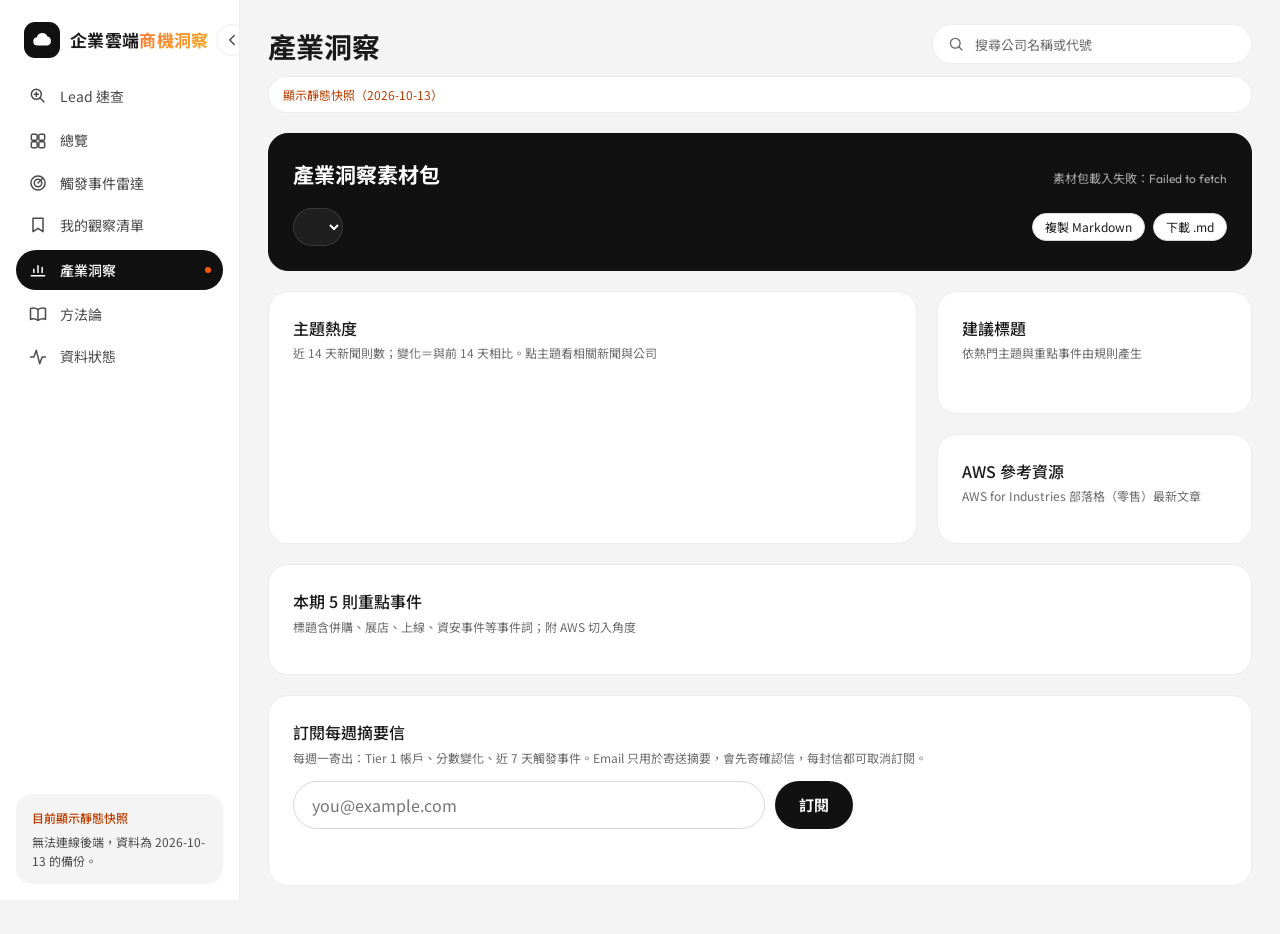
<file: web/insight.html>
<!doctype html>
<html lang="zh-Hant">
<head>
<meta charset="utf-8">
<meta name="viewport" content="width=device-width, initial-scale=1">
<title>產業洞察｜企業雲端商機洞察平台</title>
<meta name="description" content="雙週產業洞察素材包：主題熱度與變化、重點事件與 AWS 切入角度、建議標題，可匯出 Markdown">
<link rel="preconnect" href="https://fonts.googleapis.com">
<link rel="preconnect" href="https://fonts.gstatic.com" crossorigin>
<link href="https://fonts.googleapis.com/css2?family=Noto+Sans+TC:wght@400;500;700&family=Outfit:wght@500;600&display=swap" rel="stylesheet">
<link rel="stylesheet" href="css/tokens.css?v=20261019b">
<link rel="stylesheet" href="css/app.css?v=20261019l">
<body data-page="insight" data-title="產業洞察">
<main>
  <section class="card dark" aria-labelledby="in-title">
    <div class="band-head"><h2 id="in-title">產業洞察素材包</h2><span class="band-sub" id="in-sub">載入中…（第一次產生約需 30–60 秒）</span></div>
    <div class="in-bar">
      <label class="visually-hidden" for="in-ind">產業</label><select id="in-ind" class="in-select"></select>
      <div class="in-actions"><button type="button" class="lk-copy" id="in-copy">複製 Markdown</button><button type="button" class="lk-copy" id="in-dl">下載 .md</button></div>
    </div>
  </section>

  <section class="grid-12">
    <div class="card span-8" aria-labelledby="hot-title">
      <div class="card-head"><h2 id="hot-title">主題熱度</h2><span class="hint" id="hot-hint">近 14 天新聞則數；變化＝與前 14 天相比。點主題看相關新聞與公司</span></div>
      <ul class="heat-list" id="heat"></ul>
    </div>
    <div class="span-4 col-stack">
      <div class="card"><div class="card-head"><h2>建議標題</h2><span class="hint">依熱門主題與重點事件由規則產生</span></div><ol class="lk-qs" id="titles"></ol></div>
      <div class="card"><div class="card-head"><h2>AWS 參考資源</h2><span class="hint">AWS for Industries 部落格（零售）最新文章</span></div><ul class="ref-list" id="refs"></ul></div>
    </div>
  </section>

  <section class="card" aria-labelledby="ev-title" style="margin-top:20px">
    <div class="card-head"><h2 id="ev-title">本期 5 則重點事件</h2><span class="hint">標題含併購、展店、上線、資安事件等事件詞；附 AWS 切入角度</span></div>
    <ol class="ev-list" id="events"></ol>
  </section>

  <section class="card sub-card" id="subscribe" aria-labelledby="sub-title" style="margin-top:20px">
    <div class="card-head"><h2 id="sub-title">訂閱每週摘要信</h2><span class="hint">每週一寄出：Tier 1 帳戶、分數變化、近 7 天觸發事件。Email 只用於寄送摘要，會先寄確認信，每封信都可取消訂閱。</span></div>
    <form class="lk-form" id="sub-form">
      <label class="visually-hidden" for="sub-email">Email</label>
      <input id="sub-email" type="email" required maxlength="254" placeholder="you@example.com" autocomplete="email">
      <button type="submit" class="btn-dark lk-go">訂閱</button>
    </form>
    <p class="lk-status" id="sub-msg" role="status" aria-live="polite"></p>
  </section>
  <p class="lk-foot" id="in-foot"></p>
</main>
<script src="js/api.js?v=20261019l"></script>
<script src="js/shell.js?v=20261019e"></script>
<script src="js/lead.js?v=20261019c"></script>
<script src="js/insight.js?v=20261019a"></script>
</body>
</html>
</file>
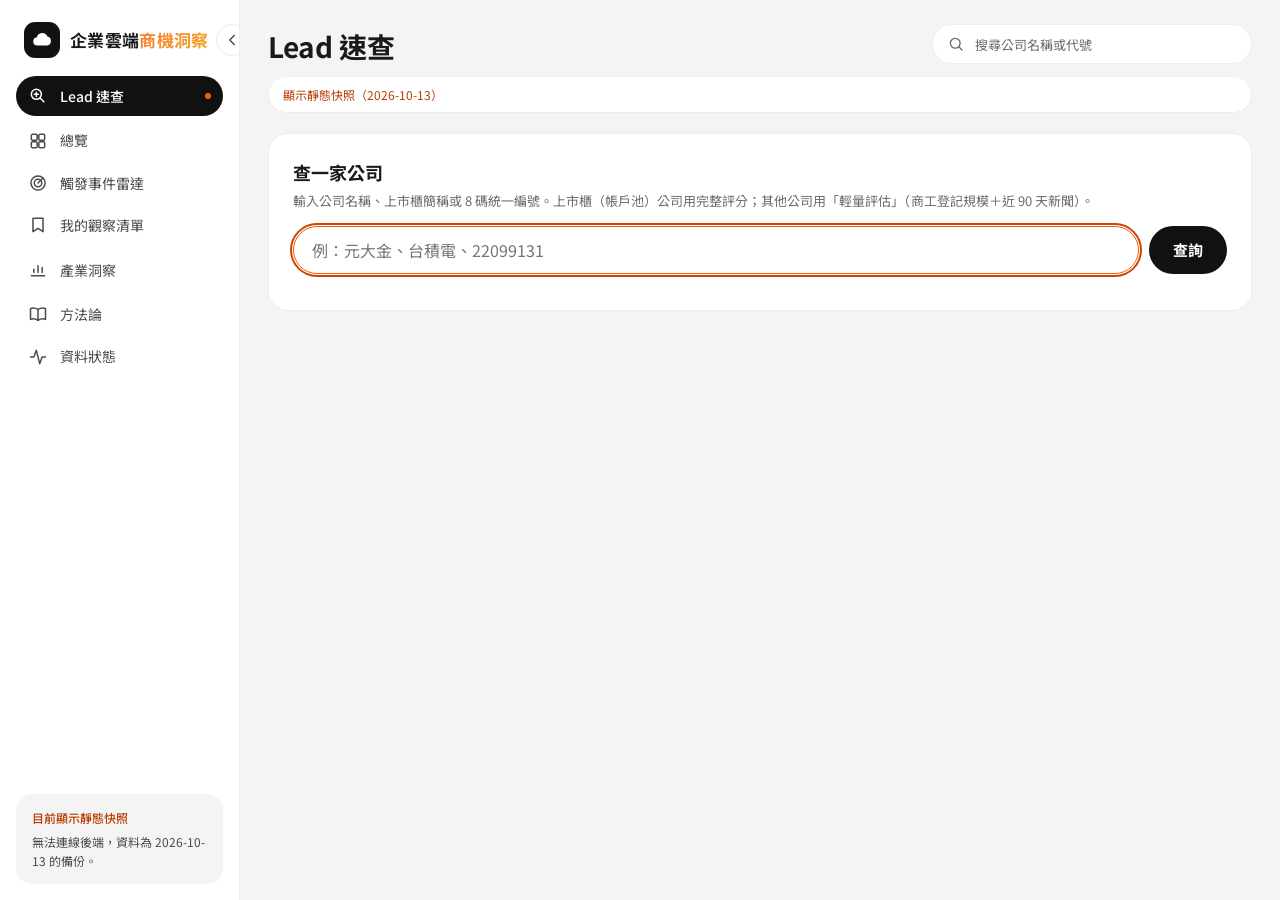
<file: web/lookup.html>
<!doctype html>
<html lang="zh-Hant">
<head>
<meta charset="utf-8">
<meta name="viewport" content="width=device-width, initial-scale=1">
<title>Lead 速查｜企業雲端商機洞察平台</title>
<meta name="description" content="輸入公司名稱或統一編號，30 秒整理規模、近期觸發事件、開場白與 BANT 預審，並一鍵複製轉交摘要">
<link rel="preconnect" href="https://fonts.googleapis.com">
<link rel="preconnect" href="https://fonts.gstatic.com" crossorigin>
<link href="https://fonts.googleapis.com/css2?family=Noto+Sans+TC:wght@400;500;700&family=Outfit:wght@500;600&display=swap" rel="stylesheet">
<link rel="stylesheet" href="css/tokens.css?v=20261019b">
<link rel="stylesheet" href="css/app.css?v=20261019l">
</head>
<body data-page="lookup" data-title="Lead 速查">
<main class="lk-main">
  <section class="card lk-search" aria-labelledby="lk-title">
    <h2 id="lk-title">查一家公司</h2>
    <p class="hint">輸入公司名稱、上市櫃簡稱或 8 碼統一編號。上市櫃（帳戶池）公司用完整評分；其他公司用「輕量評估」（商工登記規模＋近 90 天新聞）。</p>
    <form id="lk-form" class="lk-form" role="search" autocomplete="off">
      <label class="visually-hidden" for="lk-q">公司名稱或統一編號</label>
      <input id="lk-q" name="q" type="search" inputmode="search" placeholder="例：元大金、台積電、22099131" required minlength="2" maxlength="40">
      <button type="submit" class="btn-dark lk-go">查詢</button>
    </form>
    <ul class="lk-suggest" id="lk-suggest" hidden></ul>
    <div class="lk-recent" id="lk-recent"></div>
  </section>

  <div id="lk-status" class="lk-status" role="status" aria-live="polite"></div>
  <section id="lk-candidates" class="card lk-cands" hidden aria-labelledby="lk-cand-title">
    <h2 id="lk-cand-title">找到多家公司，請選一家</h2>
    <ul id="lk-cand-list"></ul>
  </section>
  <article id="lk-card" class="lk-card" hidden aria-live="polite"></article>
</main>
<script src="js/api.js?v=20261019l"></script>
<script src="js/shell.js?v=20261019e"></script>
<script src="js/lead.js?v=20261019c"></script>
<script src="js/lookup.js?v=20261019c"></script>
</body>
</html>
</file>
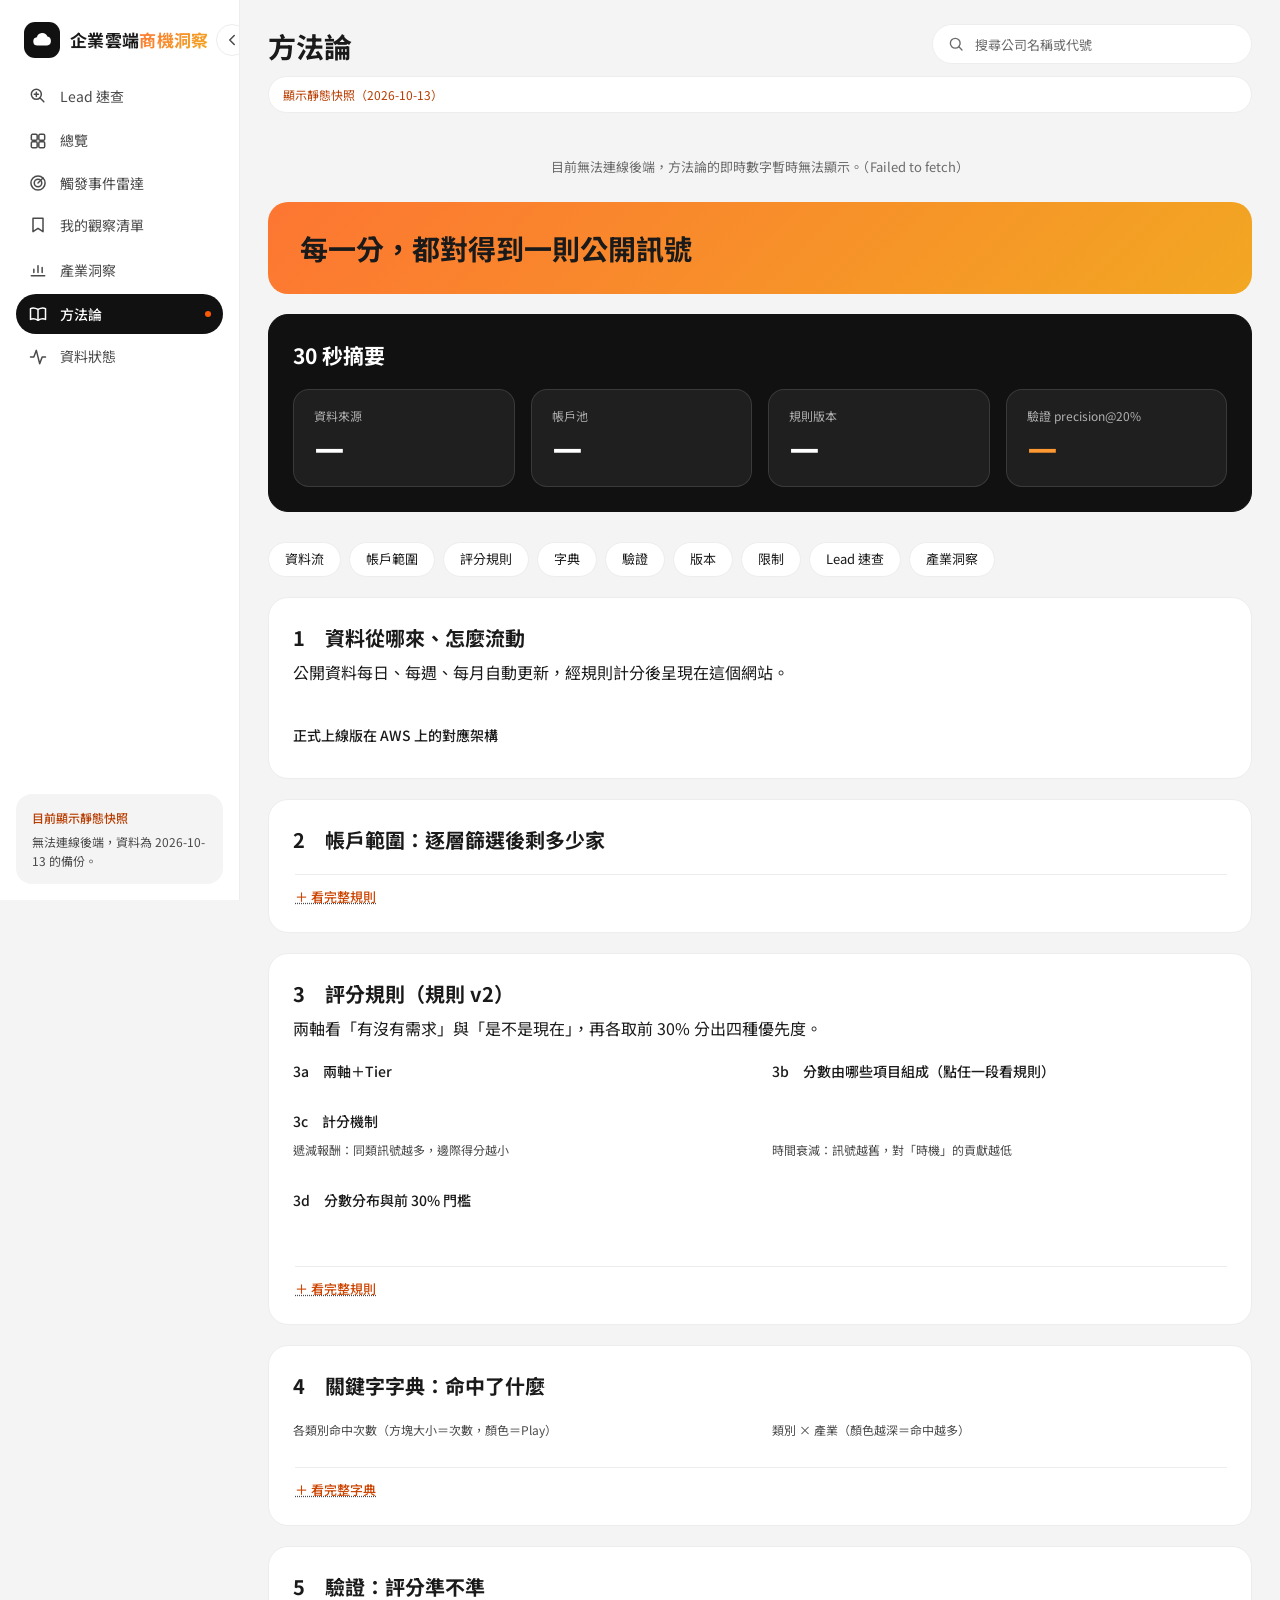
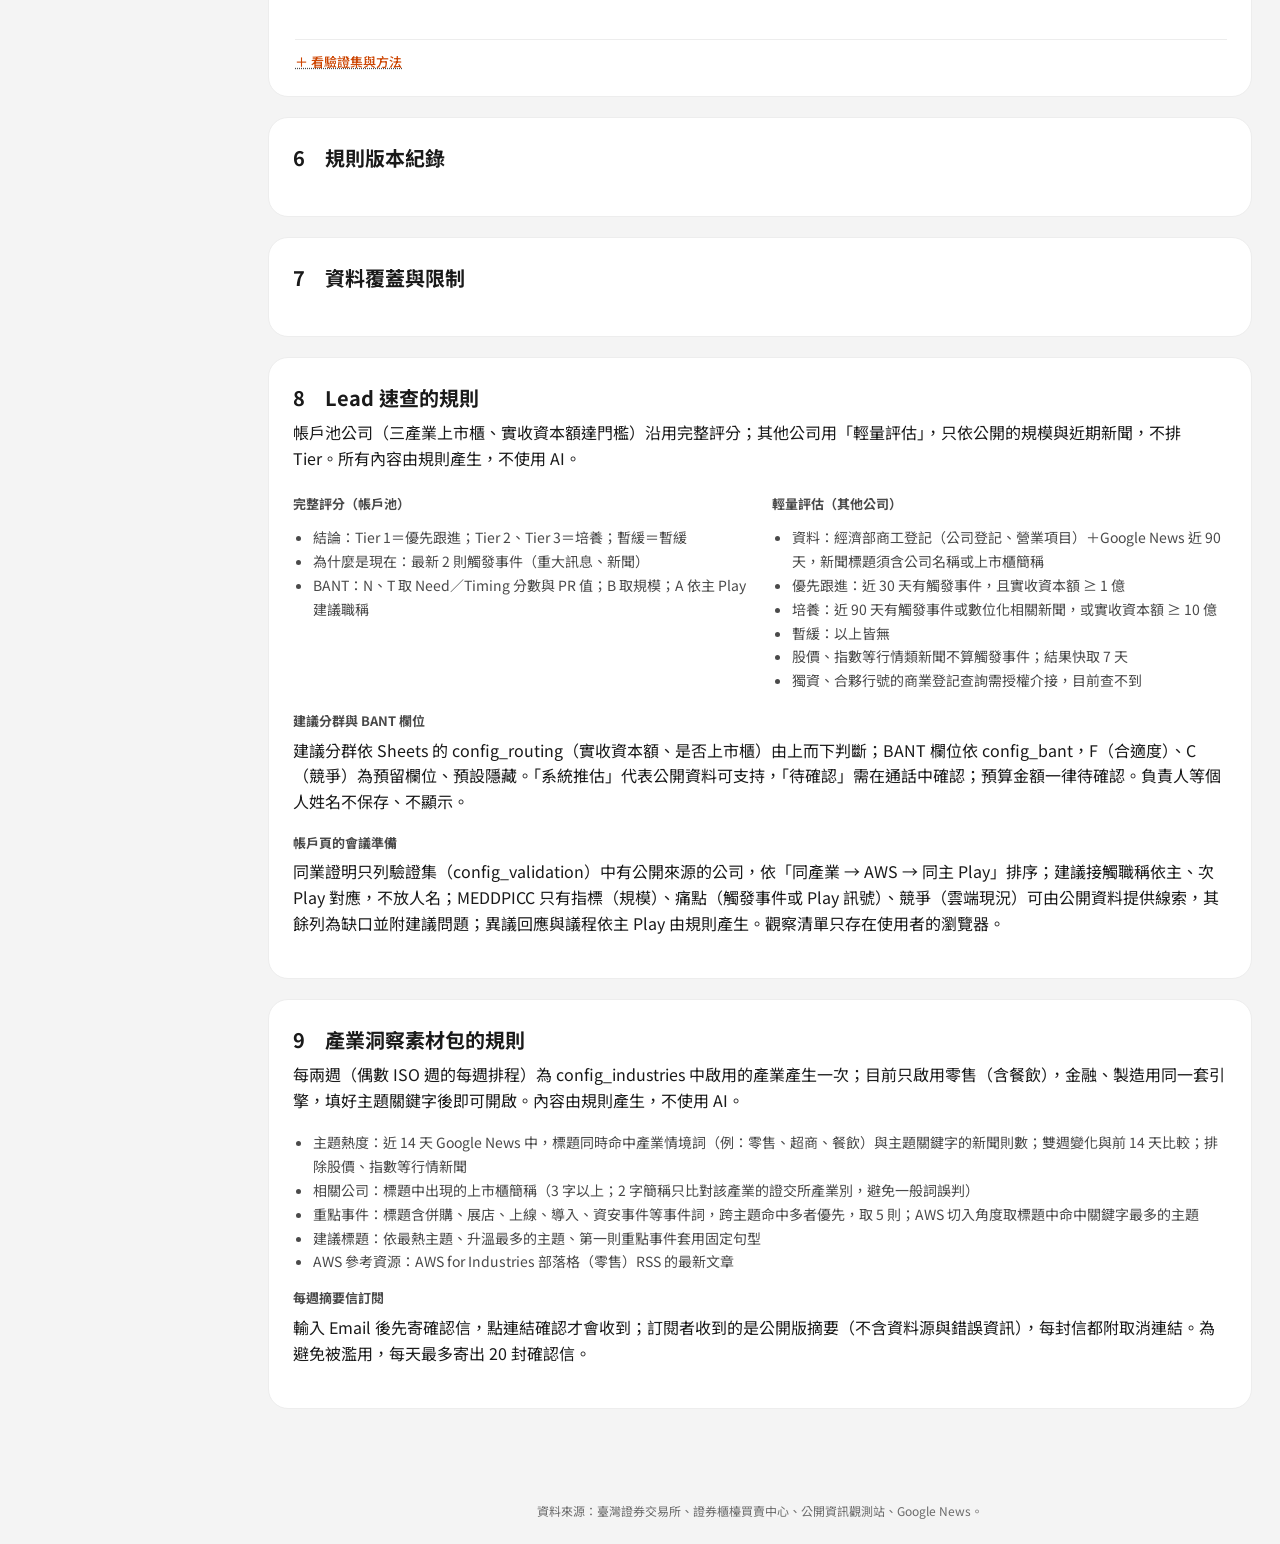
<file: web/methodology.html>
<!doctype html>
<html lang="zh-Hant">
<head>
<meta charset="utf-8">
<meta name="viewport" content="width=device-width, initial-scale=1">
<title>方法論｜企業雲端商機洞察平台</title>
<meta name="description" content="企業雲端商機洞察平台的資料來源、評分規則、驗證結果與限制">
<link rel="preconnect" href="https://fonts.googleapis.com">
<link rel="preconnect" href="https://fonts.gstatic.com" crossorigin>
<link href="https://fonts.googleapis.com/css2?family=Noto+Sans+TC:wght@400;500;700&family=Outfit:wght@500;600&display=swap" rel="stylesheet">
<link rel="stylesheet" href="css/tokens.css?v=20261019b">
<link rel="stylesheet" href="css/app.css?v=20261019l">
</head>
<body data-page="methodology" data-title="方法論">
<main class="meth">
  <section class="hero-card" aria-label="方法論簡介">
    <h2>每一分，都對得到一則公開訊號</h2>
      </section>

  <section class="card dark" aria-label="30 秒摘要">
    <div class="band-head"><h2>30 秒摘要</h2><span class="band-sub" id="sum-sub"></span></div>
    <div class="band-grid four">
      <div class="band-card"><div class="band-label">資料來源</div><div class="band-num" id="s-src">—</div></div>
      <div class="band-card"><div class="band-label">帳戶池</div><div class="band-num" id="s-pool">—</div></div>
      <div class="band-card"><div class="band-label">規則版本</div><div class="band-num" id="s-ver">—</div></div>
      <div class="band-card"><div class="band-label">驗證 precision@20%</div><div class="band-num hot" id="s-prec">—</div><div class="band-note" id="s-prec-n"></div></div>
    </div>
  </section>

  <nav class="chapters" id="chapters" aria-label="章節">
    <a href="#arch">資料流</a><a href="#scope">帳戶範圍</a><a href="#rules">評分規則</a><a href="#dict">字典</a><a href="#valid">驗證</a><a href="#versions">版本</a><a href="#limits">限制</a><a href="#lookup">Lead 速查</a><a href="#insight">產業洞察</a>
  </nav>

  <!-- 1 資料流 -->
  <section class="card chapter" id="arch" aria-labelledby="h-arch">
    <h2 id="h-arch">1　資料從哪來、怎麼流動</h2>
    <p class="lead" id="lead-arch">公開資料每日、每週、每月自動更新，經規則計分後呈現在這個網站。</p>
    <div class="flow" id="flow"></div>
    <h3 class="sub">正式上線版在 AWS 上的對應架構</h3>
    <div class="pair" id="aws-pair"></div>
  </section>

  <!-- 2 帳戶範圍 -->
  <section class="card chapter" id="scope" aria-labelledby="h-scope">
    <h2 id="h-scope">2　帳戶範圍：逐層篩選後剩多少家</h2>
    <p class="lead" id="lead-scope"></p>
    <div id="funnel"></div>
    <details class="more"><summary>看完整規則</summary>
      <p>上市櫃 <b>金融保險、電機機械、電子零組件</b> 三產業，實收資本額達門檻者進入帳戶池，以 Greenfield（大型但尚未大量上雲）角度切入。不蒐集任何個人姓名或聯絡方式。「至少 1 則訊號」指近 365 天內有重大訊息、新聞或 ESG 命中任何字典。</p></details>
  </section>

  <!-- 3 評分規則 -->
  <section class="card chapter" id="rules" aria-labelledby="h-rules">
    <h2 id="h-rules">3　評分規則（規則 v<span id="rv">2</span>）</h2>
    <p class="lead" id="lead-rules">兩軸看「有沒有需求」與「是不是現在」，再各取前 30% 分出四種優先度。</p>

    <div class="two-col">
      <div><h3 class="sub">3a　兩軸＋Tier</h3><div id="schema"></div></div>
      <div><h3 class="sub">3b　分數由哪些項目組成（點任一段看規則）</h3><div id="weights"></div></div>
    </div>

    <h3 class="sub">3c　計分機制</h3>
    <div class="two-col">
      <div><div class="mini-cap">遞減報酬：同類訊號越多，邊際得分越小</div><div id="c-dim"></div></div>
      <div><div class="mini-cap">時間衰減：訊號越舊，對「時機」的貢獻越低</div><div id="c-decay"></div></div>
    </div>

    <h3 class="sub">3d　分數分布與前 30% 門檻</h3>
    <div class="two-col">
      <div><div class="mini-cap" id="h-need"></div><div id="hist-need"></div></div>
      <div><div class="mini-cap" id="h-timing"></div><div id="hist-timing"></div></div>
    </div>

    <details class="more"><summary>看完整規則</summary>
      <ul class="rules">
        <li><b>遞減報酬</b>：同類訊號 n 次，得分＝滿分 × (1 − 0.5ⁿ)；強訊號計 1、弱訊號計 0.5。</li>
        <li><b>時間衰減</b>（Timing）：0–30 天 ×1；31–90 天 ×0.5；超過 90 天不計。</li>
        <li><b>缺資料不算 0 分</b>：該項移出分母，分數＝已取得項目得分 ÷ 已取得項目滿分 × 100，並顯示資料完整度。</li>
        <li><b>去重</b>：同一份文件同一類別只計一次；同週重訊與新聞命中同類別只計一次。</li>
        <li><b>雜訊排除</b>：例行公告（股利、財報、自結損益…）與股市行情新聞（目標價、法人、接單…）整則不計；「AI 伺服器」等產品新聞不算 AI 策略意圖。<b>規則 v3</b>：製造業公司「賣」AI 產品、參展、做先進封裝的新聞（預製、解決方案、亮相、先進封裝…）也不算導入 AI；公司名稱誤配（如「AI新巨獸」≠新巨、「台產業」≠台產）會被移除。排除詞放在 config_keywords，可自行增減。</li>
        <li><b>資本支出</b>（規則 v3）：從重訊說明解析交易金額（含人民幣、美元等換算），金額占實收資本額 ≥ 5% 才給 T1 分數，否則保留為訊號但標示「未達資本額 5%」；解析不到金額維持原分數。同一公司同一類觸發事件重複出現時，第 2 次起權重依序 ×0.5、×0.25…</li>
        <li><b>Tier</b>：各軸前 30% 為「高」，預設在<b>各產業內</b>比較（業務依客群分工，金融、製造的規模與事件型態不同，跨產業比較不公平）；總覽頁可切換為全帳戶池。用百分位而非固定分數，因為規則尚未校準，絕對分數沒有意義，相對排序才有用。</li>
        <li><b>Play</b>：每則訊號帶 Play 類別，各 Play 分數加總（含產業先驗各 +5）最高者為主 Play，第二名達 50% 為次 Play；<b>分數只來自產業先驗者標「訊號不足」</b>。</li>
        <li><b>雲端現況</b>：公開來源證實用 AWS → 已是 AWS 客戶（擴充）；Azure／Google Cloud → 用競品（替換）；其他 → 未知（新導入）。供應鏈新聞不算。</li>
      </ul></details>
  </section>

  <!-- 4 字典 -->
  <section class="card chapter" id="dict" aria-labelledby="h-dict">
    <h2 id="h-dict">4　關鍵字字典：命中了什麼</h2>
    <p class="lead" id="lead-dict"></p>
    <div class="two-col">
      <div><div class="mini-cap">各類別命中次數（方塊大小＝次數，顏色＝Play）</div><div id="treemap"></div></div>
      <div><div class="mini-cap">類別 × 產業（顏色越深＝命中越多）</div><div id="heat"></div></div>
    </div>
    <details class="more"><summary>看完整字典</summary>
      <div class="dict-tools"><label class="sr-only" for="dict-q">搜尋關鍵字</label><input id="dict-q" type="search" placeholder="搜尋關鍵字或類別（例：AI、ERP、MIG）">
        <span class="muted" id="dict-count"></span></div>
      <div class="dict-list" id="dict-list"></div>
      <p class="muted" style="font-size:12px">字典放在 Google Sheets 的 config_keywords 分頁，可直接修改不用改程式。英文詞整字比對；標示「金」「製」的詞只對該產業計分。</p></details>
  </section>

  <!-- 5 驗證 -->
  <section class="card chapter" id="valid" aria-labelledby="h-valid">
    <h2 id="h-valid">5　驗證：評分準不準</h2>
    <p class="lead" id="lead-valid"></p>
    <div class="two-col valid-grid">
      <div class="donut-wrap"><div id="donut"></div></div>
      <div id="valid-text"></div>
    </div>
    <details class="more"><summary>看驗證集與方法</summary>
      <p>以「公開來源證實使用公有雲（AWS／Azure／Google Cloud）」的帳戶池公司為驗證集，檢查它們在 Need 排名中進入前 20% 的比例（precision@20%）。已上雲代表確實有需求，所以只驗證 Need 軸。</p>
      <div class="table-wrap"><table><thead><tr><th class="plain">公司</th><th class="plain">雲端</th><th class="plain">來源</th></tr></thead><tbody id="vset"></tbody></table></div></details>
  </section>

  <!-- 6 版本 -->
  <section class="card chapter" id="versions" aria-labelledby="h-versions">
    <h2 id="h-versions">6　規則版本紀錄</h2>
    <p class="lead" id="lead-versions"></p>
    <ol class="vlist" id="vlist"></ol>
  </section>

  <!-- 7 覆蓋與限制 -->
  <section class="card chapter" id="limits" aria-labelledby="h-limits">
    <h2 id="h-limits">7　資料覆蓋與限制</h2>
    <p class="lead" id="lead-limits"></p>
    <div id="coverage"></div>
    <div class="limit-cards" id="limit-cards"></div>
  </section>
  <!-- 8 Lead 速查（09 檔 v4.1） -->
  <section class="card chapter" id="lookup" aria-labelledby="h-lookup">
    <h2 id="h-lookup">8　Lead 速查的規則</h2>
    <p class="lead">帳戶池公司（三產業上市櫃、實收資本額達門檻）沿用完整評分；其他公司用「輕量評估」，只依公開的規模與近期新聞，不排 Tier。所有內容由規則產生，不使用 AI。</p>
    <div class="two-col">
      <div>
        <h3 class="sub-h">完整評分（帳戶池）</h3>
        <ul class="plain-list">
          <li>結論：Tier 1＝優先跟進；Tier 2、Tier 3＝培養；暫緩＝暫緩</li>
          <li>為什麼是現在：最新 2 則觸發事件（重大訊息、新聞）</li>
          <li>BANT：N、T 取 Need／Timing 分數與 PR 值；B 取規模；A 依主 Play 建議職稱</li>
        </ul>
      </div>
      <div>
        <h3 class="sub-h">輕量評估（其他公司）</h3>
        <ul class="plain-list">
          <li>資料：經濟部商工登記（公司登記、營業項目）＋Google News 近 90 天，新聞標題須含公司名稱或上市櫃簡稱</li>
          <li>優先跟進：近 30 天有觸發事件，且實收資本額 ≥ 1 億</li>
          <li>培養：近 90 天有觸發事件或數位化相關新聞，或實收資本額 ≥ 10 億</li>
          <li>暫緩：以上皆無</li>
          <li>股價、指數等行情類新聞不算觸發事件；結果快取 7 天</li>
          <li>獨資、合夥行號的商業登記查詢需授權介接，目前查不到</li>
        </ul>
      </div>
    </div>
    <h3 class="sub-h">建議分群與 BANT 欄位</h3>
    <p class="lead">建議分群依 Sheets 的 config_routing（實收資本額、是否上市櫃）由上而下判斷；BANT 欄位依 config_bant，F（合適度）、C（競爭）為預留欄位、預設隱藏。「系統推估」代表公開資料可支持，「待確認」需在通話中確認；預算金額一律待確認。負責人等個人姓名不保存、不顯示。</p>
    <h3 class="sub-h">帳戶頁的會議準備</h3>
    <p class="lead">同業證明只列驗證集（config_validation）中有公開來源的公司，依「同產業 → AWS → 同主 Play」排序；建議接觸職稱依主、次 Play 對應，不放人名；MEDDPICC 只有指標（規模）、痛點（觸發事件或 Play 訊號）、競爭（雲端現況）可由公開資料提供線索，其餘列為缺口並附建議問題；異議回應與議程依主 Play 由規則產生。觀察清單只存在使用者的瀏覽器。</p>
  </section>
  <!-- 9 產業洞察素材包 -->
  <section class="card chapter" id="insight" aria-labelledby="h-insight">
    <h2 id="h-insight">9　產業洞察素材包的規則</h2>
    <p class="lead">每兩週（偶數 ISO 週的每週排程）為 config_industries 中啟用的產業產生一次；目前只啟用零售（含餐飲），金融、製造用同一套引擎，填好主題關鍵字後即可開啟。內容由規則產生，不使用 AI。</p>
    <ul class="plain-list">
      <li>主題熱度：近 14 天 Google News 中，標題同時命中產業情境詞（例：零售、超商、餐飲）與主題關鍵字的新聞則數；雙週變化與前 14 天比較；排除股價、指數等行情新聞</li>
      <li>相關公司：標題中出現的上市櫃簡稱（3 字以上；2 字簡稱只比對該產業的證交所產業別，避免一般詞誤判）</li>
      <li>重點事件：標題含併購、展店、上線、導入、資安事件等事件詞，跨主題命中多者優先，取 5 則；AWS 切入角度取標題中命中關鍵字最多的主題</li>
      <li>建議標題：依最熱主題、升溫最多的主題、第一則重點事件套用固定句型</li>
      <li>AWS 參考資源：AWS for Industries 部落格（零售）RSS 的最新文章</li>
    </ul>
    <h3 class="sub-h">每週摘要信訂閱</h3>
    <p class="lead">輸入 Email 後先寄確認信，點連結確認才會收到；訂閱者收到的是公開版摘要（不含資料源與錯誤資訊），每封信都附取消連結。為避免被濫用，每天最多寄出 20 封確認信。</p>
  </section>
</main>
<footer>資料來源：臺灣證券交易所、證券櫃檯買賣中心、公開資訊觀測站、Google News。</footer>

<script src="js/api.js?v=20261019l"></script>
<script src="js/shell.js?v=20261019e"></script>
<script src="js/method-charts.js?v=20261014r"></script>
<script>
(async () => {
  const { esc } = CL;
  const pctTxt = v => Math.round(v * 100) + '%';
  let m;
  try { m = (await CL.gas('methodology', {}, 60000)).data; }
  catch (e) { document.querySelector('main').insertAdjacentHTML('afterbegin', `<p class="empty">目前無法連線後端，方法論的即時數字暫時無法顯示。（${esc(e.message)}）</p>`); return; }

  // ---------- 30 秒摘要 ----------
  const srcN = 6;
  document.getElementById('s-src').textContent = srcN;
  document.getElementById('s-pool').textContent = m.funnel[2].n;
  document.getElementById('s-ver').textContent = 'v' + m.rule_version;
  const prec = m.validation_precision;
  document.getElementById('s-prec').textContent = prec === null || prec === undefined ? '驗證中' : pctTxt(prec);
  const base = (m.validation.slice().reverse().find(v => /基準線/.test(v.note || '')) || {}).note || '';
  const baseHit = (base.match(/基準線（只看營收規模）命中 (\d+)\/(\d+)/) || []);
  document.getElementById('s-prec-n').textContent = prec === null || prec === undefined ? '驗證集建置中'
    : (baseHit.length ? `基準線也是 ${baseHit[1]}/${baseHit[2]}` : '驗證集進入 Need 前 20%');
  document.getElementById('rv').textContent = m.rule_version;

  // ---------- 1 資料流 ----------
  const sc = m.source_counts;
  const FL = [
    { ico: 'M4 6h16M4 12h16M4 18h10', t: '公開資料來源', n: `${srcN} 個來源`, d: '證交所／櫃買 OpenAPI、公開資訊觀測站、Google News' },
    { ico: 'M12 7v5l3 2M21 12a9 9 0 11-18 0 9 9 0 0118 0z', t: '自動排程', n: `近 7 天 ${(sc.announcements + sc.news + sc.esg + sc.revenue + sc.companies).toLocaleString()} 筆`, d: '每日重訊・每週新聞／ESG／計分・每月主檔／營收' },
    { ico: 'M4 7c0-1.7 3.6-3 8-3s8 1.3 8 3-3.6 3-8 3-8-1.3-8-3zM4 7v10c0 1.7 3.6 3 8 3s8-1.3 8-3V7', t: '資料庫（Sheets）', n: `訊號 ${m.signal_total.toLocaleString()} 則`, d: '原始資料只追加；字典與權重可直接修改' },
    { ico: 'M8 9l-4 3 4 3M16 9l4 3-4 3M13.5 6l-3 12', t: 'API（Web App）', n: 'JSON・快取 6 小時', d: '只回傳由公開資料計算的結果' },
    { ico: 'M3 5h18v11H3zM8 20h8M12 16v4', t: '網站（GitHub Pages）', n: '總覽・帳戶・方法論', d: 'Copilot 為唯一呼叫 Gemini 處' }
  ];
  document.getElementById('flow').innerHTML = FL.map((f, i) => `
    <div class="flow-card"><svg width="22" height="22" viewBox="0 0 24 24" fill="none" stroke="currentColor" stroke-width="1.8" stroke-linecap="round" stroke-linejoin="round" aria-hidden="true"><path d="${f.ico}"/></svg>
      <b>${esc(f.t)}</b><span class="flow-n">${esc(f.n)}</span><span class="flow-d">${esc(f.d)}</span></div>${i < FL.length - 1 ? '<span class="flow-arrow" aria-hidden="true">→</span>' : ''}`).join('');
  const AWS = [['排程', 'Apps Script 時間觸發器', 'Amazon EventBridge Scheduler'], ['運算', 'Apps Script', 'AWS Lambda（長任務：Step Functions）'],
    ['資料庫', 'Google Sheets', 'Amazon S3 ＋ Amazon Athena'], ['AI（Copilot）', 'Gemini API 免費層', 'Amazon Bedrock'],
    ['網站', 'GitHub Pages', 'Amazon S3 ＋ Amazon CloudFront'], ['秘密管理', 'Script Properties', 'AWS Secrets Manager']];
  document.getElementById('aws-pair').innerHTML = `<div class="pair-h">本專案（零成本）</div><div></div><div class="pair-h">AWS 對應服務</div>` +
    AWS.map(r => `<div class="pair-l"><span class="muted">${esc(r[0])}</span>${esc(r[1])}</div><div class="pair-a" aria-hidden="true">→</div><div class="pair-r">${esc(r[2])}</div>`).join('');

  // ---------- 2 漏斗 ----------
  const f = m.funnel;
  document.getElementById('lead-scope').textContent =
    `從 ${f[0].n.toLocaleString()} 家上市櫃公司，篩到 ${f[2].n} 家帳戶池，其中 ${f[4].n} 家是現在就該開發的 Tier 1（${Math.round(f[4].n / f[2].n * 100)}%）。`;
  MC.funnel(document.getElementById('funnel'), f);

  // ---------- 3 評分規則 ----------
  MC.quadSchema(document.getElementById('schema'), m.tier_percentile);
  const W = Object.fromEntries(m.weights.map(w => [w.component, w]));
  const off = k => String(W[k].enabled).toUpperCase() === 'FALSE';
  const part = (k, name, rule) => ({ key: k, name, max: Number(W[k].max_points), disabled: off(k), code: 'D18', rule });
  MC.weights(document.getElementById('weights'), [
    { name: 'Need 需求強度', parts: [
      part('N1', '規模', '近 12 個月營收在帳戶池內的百分位 × 25；無營收者以實收資本額代理。'),
      part('N2', '數位人才', '近 90 天技術職缺數（遞減報酬）。<b>目前停用</b>：台灣就業通公開職缺資料僅 1,000 筆且集中台北市（D18），移出分母。'),
      part('N3', '策略意圖', '近 365 天重訊＋新聞命中「遷移／數據／AI」字典的文件數 n，得分 25 × (1 − 0.5ⁿ)。'),
      part('N4', '資安合規', '金融業基礎 10；ESG 揭露資訊外洩 > 0 加 10；近 365 天資安事件重訊加 15；上限 25。上櫃公司無 ESG 揭露，該子項移出分母（D19）。')] },
    { name: 'Timing 時機', parts: [
      part('T1', '觸發事件', '重訊主旨命中觸發事件，依類型給分 × 時間衰減，上限 50：資安事件 25、併購 20、擴廠／海外 20、資訊主管異動 20、系統／轉型 15、資本支出 10。'),
      part('T2', '新聞動能', '近 30 天命中新聞數 ÷ 過去 90 天月均：≥ 2 倍滿分、≥ 1.5 倍一半（至少 2 則）。'),
      part('T3', '營收動能', '連 3 個月營收 YoY > +15% → 20（擴張）；< −15% → 15（降本）。金融保險業營收受投資收益波動，不適用（D27）。'),
      part('T4', '招募加速', '近 30 天技術職缺 > 前 60 天月均 → 10。<b>目前停用</b>（D18）。')] }
  ]);
  const dimPts = [0, 1, 2, 3, 4, 5, 6].map(n => [n, 1 - Math.pow(0.5, n)]);
  MC.curve(document.getElementById('c-dim'), { label: '遞減報酬曲線', x0: 0, x1: 6, points: dimPts,
    marks: [1, 2, 3, 5].map(n => [n, 1 - Math.pow(0.5, n), `${n} 次訊號`, pctTxt(1 - Math.pow(0.5, n))]),
    xticks: [[0, '0'], [1, '1'], [2, '2'], [3, '3'], [4, '4'], [5, '5'], [6, '6']], xlabel: '同類訊號次數', ylabel: '得到滿分的比例' });
  MC.curve(document.getElementById('c-decay'), { label: '時間衰減階梯', x0: 0, x1: 120, step: true,
    points: [[0, 1], [30, 0.5], [90, 0], [120, 0]],
    marks: [[15, 1, '0–30 天', '×1.0'], [60, 0.5, '31–90 天', '×0.5'], [105, 0, '超過 90 天', '×0（不計）']],
    xticks: [[0, '0'], [30, '30'], [90, '90'], [120, '120 天']], xlabel: '訊號距今天數', ylabel: '計入 Timing 的比例' });
  const nNeed = m.score_histogram.need.reduce((a, b) => a + b, 0);
  document.getElementById('h-need').textContent = `Need 分數分布：${nNeed} 家，前 30% 門檻 ${m.threshold_need === null ? '—' : m.threshold_need.toFixed(1)} 分`;
  const lowT = m.score_histogram.timing[0] + m.score_histogram.timing[1];
  document.getElementById('h-timing').textContent = `Timing 分數分布：${lowT} 家低於 20 分，前 30% 門檻僅 ${m.threshold_timing === null ? '—' : m.threshold_timing.toFixed(1)} 分`;
  MC.histogram(document.getElementById('hist-need'), m.score_histogram.need, m.threshold_need, 'Need');
  MC.histogram(document.getElementById('hist-timing'), m.score_histogram.timing, m.threshold_timing, 'Timing');

  // ---------- 4 字典 ----------
  const HITS = m.keyword_hits, inds = m.industries;
  const CAT = [
    { k: 'MIG', label: 'MIG 遷移現代化', fill: 'var(--play-migration)', ink: 'var(--white)' },
    { k: 'DATA', label: 'DATA 數據平台', fill: 'var(--play-data)', ink: 'var(--ink-900)' },
    { k: 'AI', label: 'AI 生成式', fill: 'var(--play-genai)', ink: 'var(--ink-900)' },
    { k: 'SEC', label: 'SEC 資安', fill: 'var(--play-security)', ink: 'var(--white)' },
    { k: 'TRIG', label: 'TRIG 觸發事件', fill: 'var(--gray-300)', ink: 'var(--ink-900)' }
  ];
  const sum = k => Object.values(HITS[k] || {}).reduce((a, b) => a + b, 0);
  const totalHits = CAT.reduce((a, c) => a + sum(c.k), 0);
  const topCat = CAT.slice().sort((a, b) => sum(b.k) - sum(a.k))[0];
  document.getElementById('lead-dict').textContent =
    `近一年共 ${totalHits} 次字典命中，${topCat.label.split(' ')[0]} 最多（${sum(topCat.k)} 次）；字典共 ${Object.values(m.keyword_counts).reduce((a, b) => a + b, 0)} 個詞，可在 Google Sheets 直接修改。`;
  MC.treemap(document.getElementById('treemap'), CAT.map(c => ({ ...c, value: sum(c.k) })));
  MC.heatmap(document.getElementById('heat'), CAT, inds, (c, ind) => (HITS[c.k] || {})[ind] || 0);
  const KINDS = { MIG: '遷移／現代化', DATA: '數據平台', AI: '生成式 AI', SEC: '資安', TRIG: '觸發事件', VENDOR: '雲端廠商', CTX: '採用語境', CTX_VENDOR: '廠商語境',
    EXCLUDE: '重訊排除', EXCLUDE_NEWS: '新聞排除', NEG: '否定詞' };
  const dictRender = () => {
    const q = document.getElementById('dict-q').value.trim().toLowerCase();
    const list = m.dictionary.filter(x => !q || x.k.toLowerCase().includes(q) || x.c.toLowerCase().includes(q) || (KINDS[x.c] || '').includes(q));
    document.getElementById('dict-count').textContent = `${list.length} / ${m.dictionary.length} 個詞`;
    const by = {};
    list.forEach(x => { (by[x.c] = by[x.c] || []).push(x); });
    document.getElementById('dict-list').innerHTML = Object.keys(by).map(c => `<div class="dict-group"><div class="dict-h">${esc(c)}<span class="muted"> ${KINDS[c] || ''}・${by[c].length}</span></div>
      <div class="dict-words">${by[c].map(x => `<span class="word${x.s === 'weak' ? ' weak' : ''}">${esc(x.k)}${x.scope === 'fin' ? '<i>金</i>' : x.scope === 'mfg' ? '<i>製</i>' : ''}</span>`).join('')}</div></div>`).join('')
      || '<p class="empty">沒有符合的詞</p>';
  };
  document.getElementById('dict-q').addEventListener('input', dictRender);
  dictRender();

  // ---------- 5 驗證 ----------
  const latest = m.validation.filter(v => /^\d{4}-W\d\d$/.test(v.run_id)).slice(-1)[0];
  const pv = prec === null || prec === undefined ? null : Number(prec);
  MC.donut(document.getElementById('donut'), pv, 'precision@20%');
  document.getElementById('lead-valid').textContent = pv === null ? '驗證集建置中，完成後會在這裡顯示。'
    : `驗證集 ${latest ? latest.validation_set_size : '—'} 家中 ${latest ? latest.hits_top20pct : '—'} 家落在 Need 前 20%，並與「只看規模」的基準線比較增益。`;
  const bp = latest && latest.baseline_precision !== '' && latest.baseline_precision !== undefined ? Number(latest.baseline_precision) : null;
  const gain = latest && latest.gain !== '' && latest.gain !== undefined ? Number(latest.gain) : null;
  const rk = latest && latest.avg_rank !== '' && latest.avg_rank !== undefined ? [Number(latest.avg_rank), Number(latest.baseline_avg_rank)] : null;
  const seg = (n, h, bh) => Number(n) ? `${h}/${n}（基準線 ${bh}/${n}）` : '<span class="muted">尚無樣本</span>';
  const noGain = gain !== null && gain <= 0;
  document.getElementById('valid-text').innerHTML = pv === null ? '<p class="muted">尚無驗證紀錄。</p>' : `
    <p style="margin:0 0 10px">${latest ? `最新結果（${esc(latest.run_id)}・規則 v${latest.rule_version}）：驗證集 <b>${latest.validation_set_size}</b> 家。` : ''}</p>
    <table class="cov"><thead><tr><th class="plain">指標</th><th class="plain c">本模型</th><th class="plain c">基準線（只看規模）</th><th class="plain c">增益</th></tr></thead><tbody>
      <tr><th scope="row" class="plain">precision@20%</th><td class="c"><b>${pctTxt(pv)}</b></td><td class="c">${bp === null ? '—' : pctTxt(bp)}</td><td class="c">${gain === null ? '—' : (gain > 0 ? '+' : '') + Math.round(gain * 100) + ' 個百分點'}</td></tr>
      ${rk ? `<tr><th scope="row" class="plain">平均名次（越小越好）</th><td class="c"><b>${rk[0]}</b> / ${m.tier_counts ? Object.values(m.tier_counts).reduce((a, b) => a + b, 0) : 185}</td><td class="c">${rk[1]}</td><td class="c">${rk[1] > rk[0] ? '提前 ' + Math.round((rk[1] - rk[0]) * 10) / 10 + ' 名' : '無'}</td></tr>` : ''}
      <tr><th scope="row" class="plain">大型公司命中</th><td class="c" colspan="3">${latest ? seg(latest.large_n, latest.large_hits, latest.large_base_hits) : '—'}</td></tr>
      <tr><th scope="row" class="plain">中型公司命中</th><td class="c" colspan="3">${latest ? seg(latest.mid_n, latest.mid_hits, latest.mid_base_hits) : '—'}</td></tr>
    </tbody></table>
    ${noGain ? `<p class="callout"><b>誠實揭露：</b>命中率與「只看營收規模」的基準線相同（增益 0）。差別只在平均名次${rk ? `（${rk[0]} vs ${rk[1]}）` : ''}。驗證集全是大型公司（金控為主），規模本來就大，所以還不能說這套評分比「挑最大的公司」更準；需要加入中型公司樣本才有辦法檢驗。</p>` : ''}`;
  document.getElementById('vset').innerHTML = m.validation_set.map(x => `<tr><td>${esc(x.company_name)} ${esc(x.stock_code)}</td><td>${esc(String(x.cloud).toUpperCase())}</td>
    <td>${x.evidence_url ? `<a href="${esc(x.evidence_url)}" target="_blank" rel="noopener">${esc(x.source_type)}</a>` : esc(x.source_type)}　<span class="muted">${esc(x.note)}</span></td></tr>`).join('');

  // ---------- 6 版本 ----------
  document.getElementById('lead-versions').textContent = m.rule_versions.length > 1
    ? `目前是 v${m.rule_version}，共 ${m.rule_versions.length} 版；每次調整權重或字典都會升版並重新驗證。` : 'v1 基準版；之後每次調整權重或字典都會升版並重新驗證。';
  document.getElementById('vlist').innerHTML = m.rule_versions.slice().reverse().map(v => `<li><b>v${v.v}　${esc(v.title)}</b><span class="muted">　${esc(v.date)}</span><br>${esc(v.note)}</li>`).join('');

  // ---------- 7 覆蓋與限制 ----------
  const COMPS = [['N1', '規模'], ['N2', '數位人才'], ['N3', '策略意圖'], ['N4', '資安合規'], ['T1', '觸發事件'], ['T2', '新聞動能'], ['T3', '營收動能'], ['T4', '招募加速']].map(([key, name]) => ({ key, name }));
  const offN = COMPS.filter(c => inds.every(i => (m.coverage[c.key] || {})[i] && m.coverage[c.key][i].s === 'disabled')).length;
  document.getElementById('lead-limits').textContent = `8 個評分子項中 ${8 - offN} 項可用、${offN} 項因公開資料不足而停用（缺資料不算 0 分，移出分母）。`;
  MC.coverage(document.getElementById('coverage'), COMPS, inds, m.coverage, {
    D18: '台灣就業通公開職缺資料僅 1,000 筆且集中台北市，無法使用（決策 D18）',
    D27: '金融保險業營收受投資收益波動，不代表擴張或降本，營收動能不納入計分（決策 D27）' });
  const CARDS = [
    ['驗證仍有限', '驗證集多為金控，基準線（只看營收規模）也同樣命中；尚無法證明優於「挑最大的公司」。'],
    ['招募訊號缺席', '公開職缺資料不足，N2、T4 停用；Need 與 Timing 由其餘項目重新正規化。'],
    ['歷史資料回補中', '重大訊息每週回補 90 天，約一個月補滿一年；期間 N3 可能偏低，「訊號不足」會偏多。'],
    ['雲端現況多為「未知」', '公開資料很少揭露企業用哪家雲，「未知」不代表沒有上雲。新聞每次查詢上限約 100 則，轉載會重複計算。']
  ];
  document.getElementById('limit-cards').innerHTML = CARDS.map(c => `<div class="limit-card"><b>${esc(c[0])}</b><p>${esc(c[1])}</p></div>`).join('');

  // ---------- 章節導覽：捲動時自動高亮 ----------
  const links = [...document.querySelectorAll('#chapters a')];
  const secs = links.map(a => document.querySelector(a.getAttribute('href')));
  const setActive = id => links.forEach(a => a.setAttribute('aria-current', String(a.getAttribute('href') === '#' + id)));
  const io = new IntersectionObserver(es => {
    const vis = es.filter(e => e.isIntersecting).sort((a, b) => a.boundingClientRect.top - b.boundingClientRect.top)[0];
    if (vis) setActive(vis.target.id);
  }, { rootMargin: '-120px 0px -60% 0px', threshold: 0 });
  secs.forEach(s => s && io.observe(s));
  setActive('arch');
})();
</script>
</body>
</html>
</file>
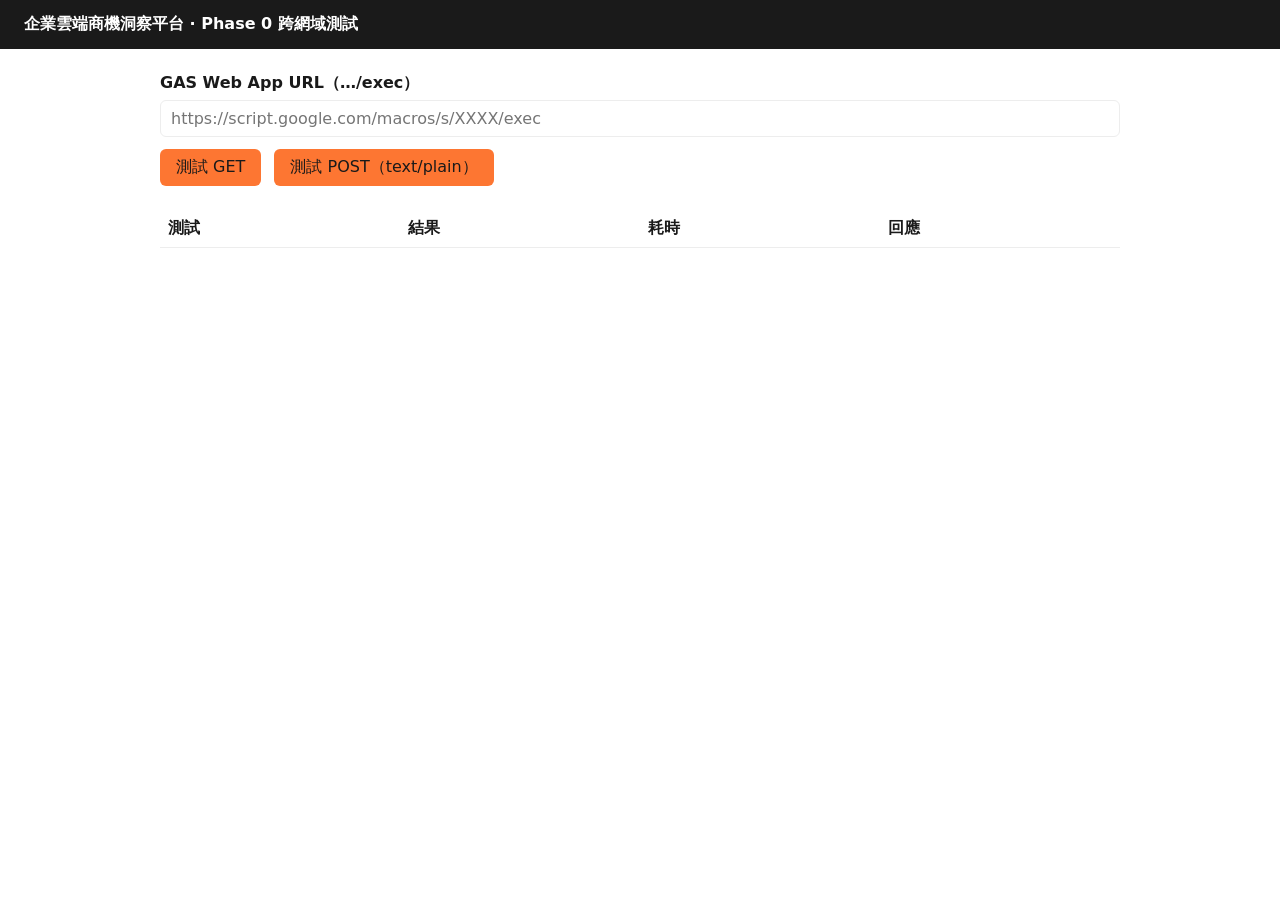
<file: web/phase0.html>
<!doctype html>
<html lang="zh-Hant">
<head>
<meta charset="utf-8">
<meta name="viewport" content="width=device-width, initial-scale=1">
<title>連線測試｜企業雲端商機洞察平台</title>
<link rel="stylesheet" href="css/tokens.css?v=20261019b">
<style>
  :root { --brand: var(--orange-500); --nav: var(--ink-900); --text: var(--ink-900); --muted: var(--ink-500); --bg: var(--white); --line: var(--gray-200); }
  body { margin: 0; font-family: "Noto Sans TC", system-ui, sans-serif; color: var(--text); background: var(--bg); }
  header { background: var(--nav); color: var(--white); padding: 14px 24px; font-weight: 600; }
  main { max-width: 960px; margin: 24px auto; padding: 0 16px; }
  label { display: block; font-weight: 600; margin-bottom: 6px; }
  input { width: 100%; box-sizing: border-box; padding: 8px 10px; border: 1px solid var(--line); border-radius: 6px; font: inherit; }
  button { margin: 12px 8px 12px 0; padding: 8px 16px; border: 0; border-radius: 6px; background: var(--brand); color: var(--ink-900); font: inherit; cursor: pointer; }
  button:focus-visible { outline: 3px solid var(--focus); outline-offset: 2px; }
  table { width: 100%; border-collapse: collapse; margin-top: 12px; font-variant-numeric: tabular-nums; }
  th, td { text-align: left; border-bottom: 1px solid var(--line); padding: 8px; vertical-align: top; }
  pre { white-space: pre-wrap; word-break: break-all; margin: 0; font-size: 12px; color: var(--muted); }
</style>
</head>
<body>
<header>企業雲端商機洞察平台 · Phase 0 跨網域測試</header>
<main>
  <label for="url">GAS Web App URL（…/exec）</label>
  <input id="url" placeholder="https://script.google.com/macros/s/XXXX/exec">
  <button id="get">測試 GET</button>
  <button id="post">測試 POST（text/plain）</button>
  <table>
    <thead><tr><th>測試</th><th>結果</th><th>耗時</th><th>回應</th></tr></thead>
    <tbody id="out"></tbody>
  </table>
</main>
<script>
  const $ = (id) => document.getElementById(id);
  try { $('url').value = localStorage.getItem('gasUrl') || ''; } catch (e) {}

  async function run(name, fn) {
    const url = $('url').value.trim();
    try { localStorage.setItem('gasUrl', url); } catch (e) {}
    const t0 = performance.now();
    let result, body;
    try {
      const res = await fn(url);
      const json = await res.json();
      result = res.ok && json.ok ? '✔ 成功' : '✘ 失敗';
      body = JSON.stringify(json, null, 2);
    } catch (e) {
      result = '✘ 失敗';
      body = String(e);
    }
    const tr = document.createElement('tr');
    [name, result, Math.round(performance.now() - t0) + ' ms', ''].forEach((v, i) => {
      const td = document.createElement('td');
      if (i === 3) { const pre = document.createElement('pre'); pre.textContent = body; td.appendChild(pre); }
      else td.textContent = v;
      tr.appendChild(td);
    });
    $('out').prepend(tr);
  }

  $('get').onclick = () => run('GET ?action=ping', (u) => fetch(u + '?action=ping&from=' + encodeURIComponent(location.origin)));
  $('post').onclick = () => run('POST text/plain', (u) => fetch(u, {
    method: 'POST',
    headers: { 'Content-Type': 'text/plain;charset=utf-8' },
    body: JSON.stringify({ action: 'ping', from: location.origin, msg: '中文測試' })
  }));
</script>
</body>
</html>
</file>
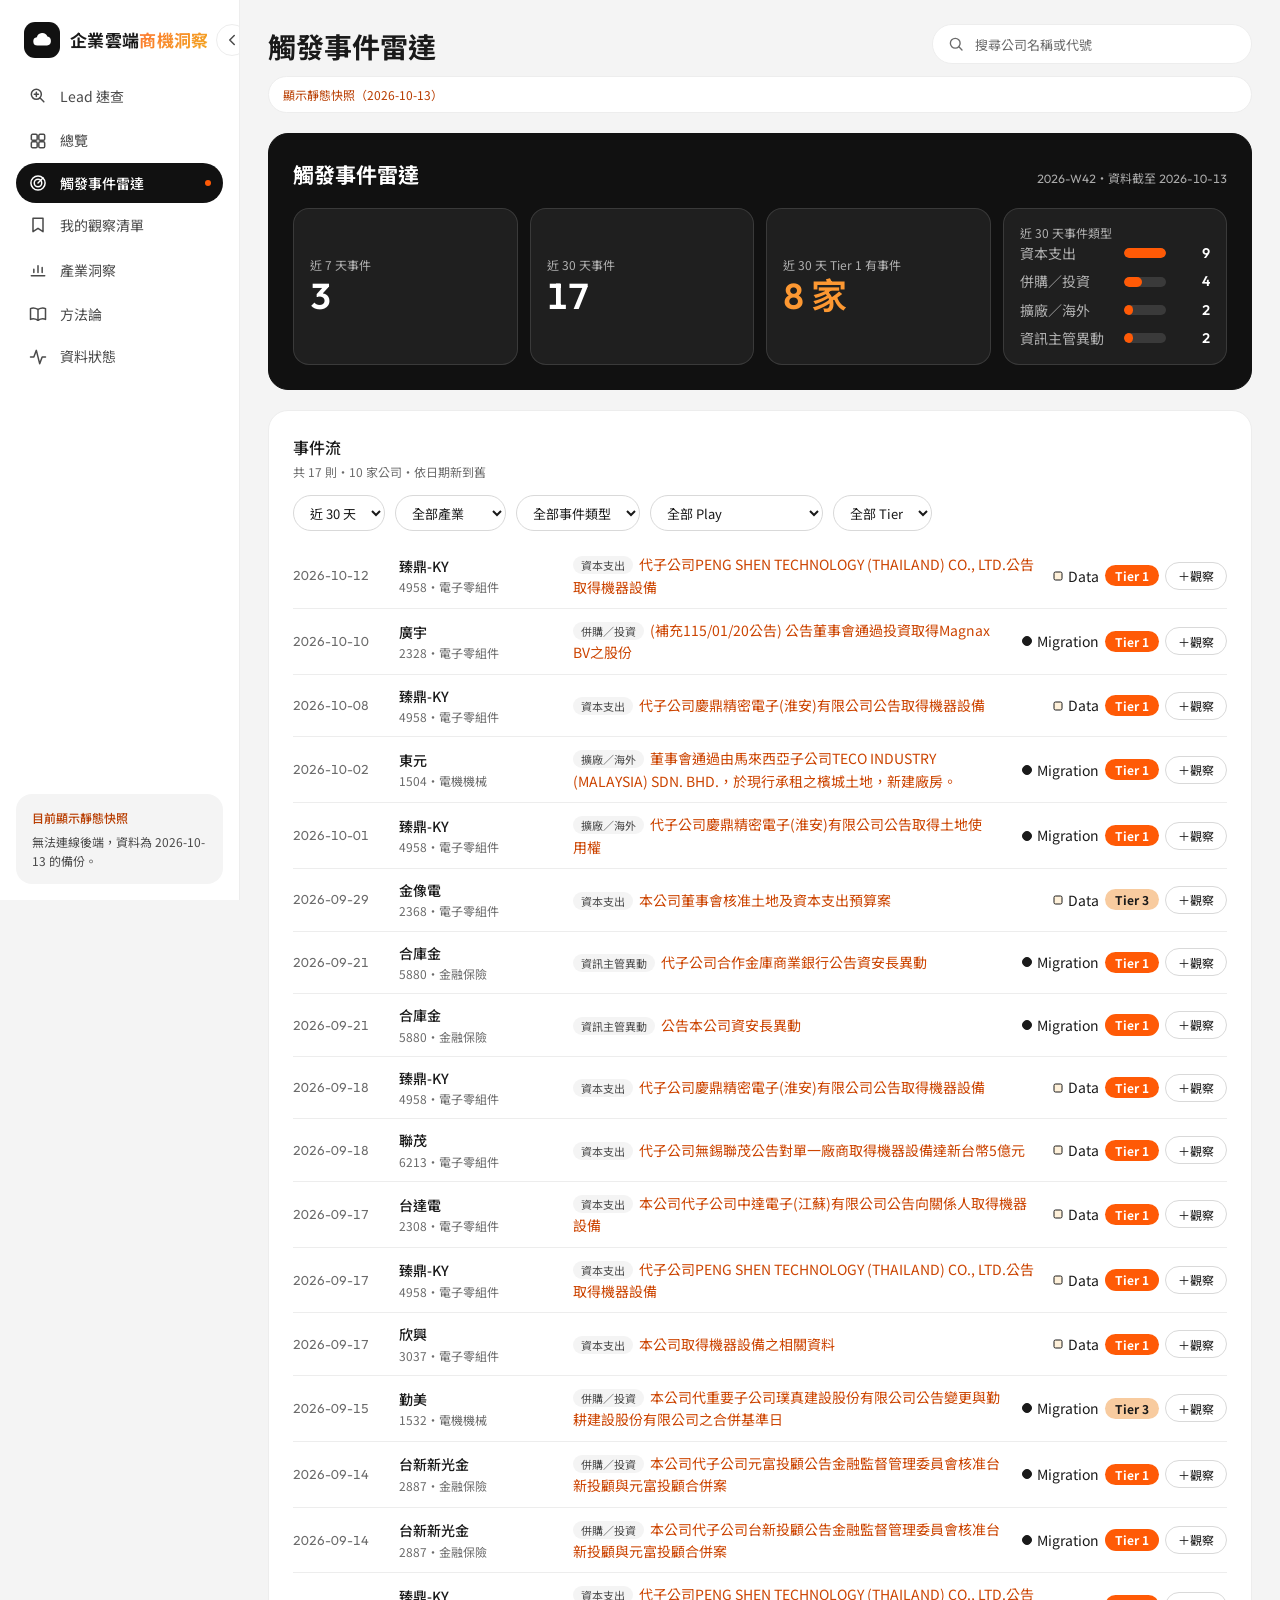
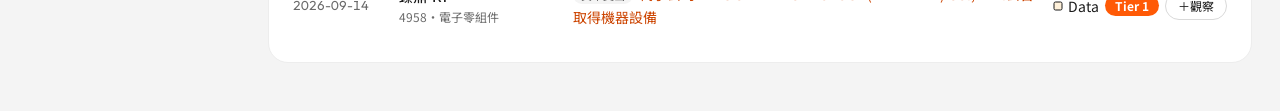
<file: web/radar.html>
<!doctype html>
<html lang="zh-Hant">
<head>
<meta charset="utf-8">
<meta name="viewport" content="width=device-width, initial-scale=1">
<title>觸發事件雷達｜企業雲端商機洞察平台</title>
<meta name="description" content="帳戶池公司的觸發事件流：依產業、事件類型、Play、Tier 篩選，可加入觀察清單或開啟帳戶">
<link rel="preconnect" href="https://fonts.googleapis.com">
<link rel="preconnect" href="https://fonts.gstatic.com" crossorigin>
<link href="https://fonts.googleapis.com/css2?family=Noto+Sans+TC:wght@400;500;700&family=Outfit:wght@500;600&display=swap" rel="stylesheet">
<link rel="stylesheet" href="css/tokens.css?v=20261019b">
<link rel="stylesheet" href="css/app.css?v=20261019l">
</head>
<body data-page="radar" data-title="觸發事件雷達">
<main>
  <section class="card dark" aria-labelledby="rk-title">
    <div class="band-head"><h2 id="rk-title">觸發事件雷達</h2><span class="band-sub" id="rk-sub"></span></div>
    <div class="radar-kpis">
      <button type="button" class="band-card kpi-btn" data-days="7"><div class="band-label">近 7 天事件</div><div class="band-num" id="k7">—</div></button>
      <button type="button" class="band-card kpi-btn" data-days="30"><div class="band-label">近 30 天事件</div><div class="band-num" id="k30">—</div></button>
      <button type="button" class="band-card kpi-btn" data-days="30" data-tier="1"><div class="band-label">近 30 天 Tier 1 有事件</div><div class="band-num hot" id="kt1">—</div></button>
      <div class="band-card"><div class="band-label">近 30 天事件類型</div><div class="radar-types" id="ktypes"></div></div>
    </div>
  </section>

  <section class="card" aria-labelledby="rl-title">
    <div class="card-head"><h2 id="rl-title">事件流</h2><span class="hint" id="rl-hint"></span></div>
    <div class="filters" role="group" aria-label="篩選">
      <label class="visually-hidden" for="f-days">期間</label>
      <select id="f-days"><option value="7">近 7 天</option><option value="30" selected>近 30 天</option><option value="90">近 90 天</option><option value="365">近一年</option></select>
      <label class="visually-hidden" for="f-ind">產業</label><select id="f-ind"><option value="">全部產業</option></select>
      <label class="visually-hidden" for="f-type">事件類型</label><select id="f-type"><option value="">全部事件類型</option></select>
      <label class="visually-hidden" for="f-play">Play</label><select id="f-play"><option value="">全部 Play</option></select>
      <label class="visually-hidden" for="f-tier">Tier</label><select id="f-tier"><option value="">全部 Tier</option><option value="1">Tier 1</option><option value="2">Tier 2</option><option value="3">Tier 3</option><option value="hold">暫緩</option></select>
    </div>
    <ul class="radar-list" id="rlist"></ul>
    <button type="button" class="btn-secondary radar-more" id="rmore" hidden></button>
  </section>
</main>
<script src="js/api.js?v=20261019l"></script>
<script src="js/shell.js?v=20261019e"></script>
<script src="js/lead.js?v=20261019c"></script>
<script src="js/radar.js?v=20261019b"></script>
</body>
</html>
</file>
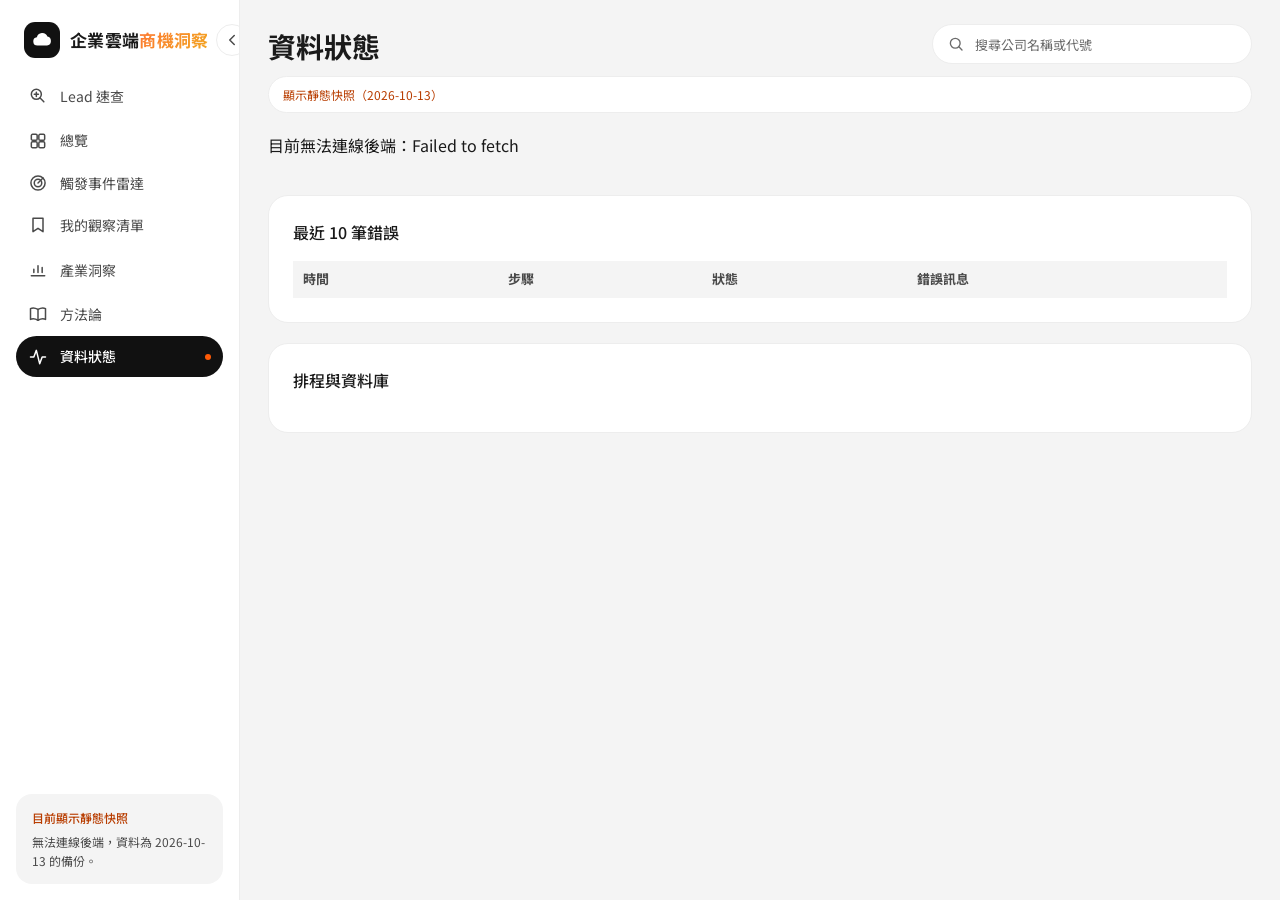
<file: web/status.html>
<!doctype html>
<html lang="zh-Hant">
<head>
<meta charset="utf-8">
<meta name="viewport" content="width=device-width, initial-scale=1">
<title>資料狀態｜企業雲端商機洞察平台</title>
<meta name="description" content="各資料來源的最後成功時間、本週筆數、近 8 週趨勢與最近錯誤">
<link rel="preconnect" href="https://fonts.googleapis.com">
<link rel="preconnect" href="https://fonts.gstatic.com" crossorigin>
<link href="https://fonts.googleapis.com/css2?family=Noto+Sans+TC:wght@400;500;700&family=Outfit:wght@500;600&display=swap" rel="stylesheet">
<link rel="stylesheet" href="css/tokens.css?v=20261019b">
<link rel="stylesheet" href="css/app.css?v=20261019l">
</head>
<body data-page="status" data-title="資料狀態">
<main>
  <p class="status-lead" id="lead">載入中…</p>

  <section class="src-grid" id="cards" aria-label="資料來源狀態"></section>

  <section class="card" id="yield-card" aria-labelledby="yield-title" hidden>
    <div class="card-head"><h2 id="yield-title">訊號產出率</h2><span class="hint" id="yield-hint"></span></div>
    <div class="card-body"><div class="table-wrap"><table>
      <thead><tr><th class="plain">來源</th><th class="plain num">近 7 天原始筆數</th><th class="plain num">產生訊號</th><th class="plain num">產出率</th><th class="plain num">近 365 天原始筆數</th><th class="plain num">產生訊號</th><th class="plain num">產出率</th></tr></thead>
      <tbody id="yield-body"></tbody></table></div></div>
  </section>

  <section class="card" aria-labelledby="err-title" style="margin-top:20px">
    <div class="card-head"><h2 id="err-title">最近 10 筆錯誤</h2><span class="hint" id="err-hint"></span></div>
    <div class="card-body">
      <div class="table-wrap">
        <table>
          <thead><tr><th class="plain">時間</th><th class="plain">步驟</th><th class="plain">狀態</th><th class="plain">錯誤訊息</th></tr></thead>
          <tbody id="errors"></tbody>
        </table>
      </div>
    </div>
  </section>

  <section class="card" style="margin-top:20px" aria-labelledby="sch-title">
    <div class="card-head"><h2 id="sch-title">排程與資料庫</h2></div>
    <div class="card-body two-col">
      <ul class="sch-list" id="schedule"></ul>
      <div class="sch-tables" id="tables"></div>
    </div>
  </section>
</main>

<script src="js/api.js?v=20261019l"></script>
<script src="js/shell.js?v=20261019e"></script>
<script>
(async () => {
  const { esc } = CL;
  let st;
  try { st = (await CL.gas('status', {}, 60000)).data; }
  catch (e) { document.getElementById('lead').textContent = '目前無法連線後端：' + e.message; return; }

  const STATE = {
    ok: { cls: 'ok', icon: '✓', text: '正常' },
    error: { cls: 'err', icon: '✕', text: '失敗' },
    stale: { cls: 'stale', icon: '!', text: '資料過期' }
  };
  const cards = st.cards || [];
  const bad = cards.filter(c => c.state === 'error').length, stale = cards.filter(c => c.state === 'stale').length;
  document.getElementById('lead').textContent = bad || stale
    ? `${cards.length} 個來源中 ${cards.length - bad - stale} 個正常${bad ? `、${bad} 個有失敗步驟（每日排程會自動重試）` : ''}${stale ? `、${stale} 個資料過期` : ''}。`
    : `${cards.length} 個來源全部正常。`;

  const when = iso => iso ? String(iso).replace('T', ' ').slice(5, 16) : '—';
  const bf = st.backfill && st.backfill.announcements;
  document.getElementById('cards').innerHTML = cards.map(c => {
    const s = STATE[c.state] || STATE.ok;
    const extra = c.key === 'annhist' && bf
      ? `<div class="src-extra">已回補 <b>${bf.done_days}</b> / ${bf.total_days} 天<div class="progress"><i style="width:${bf.done_days / bf.total_days * 100}%"></i></div></div>`
      : c.key === 'news' && st.backfill ? `<div class="src-extra">已完成首次回補 <b>${st.backfill.news_companies}</b> 家</div>` : '';
    const err = c.error_count ? `<div class="src-err">${c.error_count} 個步驟失敗：${c.error_steps.map(esc).join('、')}</div>` : '';
    return `<article class="card src-card" data-state="${c.state}">
      <div class="src-top"><div><h2>${esc(c.name)}</h2><span class="src-from">${esc(c.src)}</span></div>
        <span class="st st-${s.cls}"><span aria-hidden="true">${s.icon}</span>${s.text}</span></div>
      <div class="src-num"><span class="stat-num">${Number(c.this_week).toLocaleString()}</span><span class="src-unit">${esc(c.unit)}</span></div>
      <div class="src-foot">上次成功：${when(c.last_success_at)}</div>${extra}${err}</article>`;
  }).join('');

  // 訊號產出率：各來源原始筆數 → 至少產生 1 則訊號的文件數
  const Y = st.signal_yield;
  if (Y && Y.rows && Y.rows.length) {
    const pc = (h, r) => r ? (h / r * 100).toFixed(1) + '%' : '—';
    document.getElementById('yield-card').hidden = false;
    document.getElementById('yield-hint').textContent = `文件數，非訊號列數・${String(Y.at).replace('T', ' ').slice(0, 16)} 計算`;
    document.getElementById('yield-body').innerHTML = Y.rows.map(r => `<tr><td>${esc(r.name)}</td>
      <td class="num">${Number(r.raw_w7).toLocaleString()}</td><td class="num">${Number(r.hit_w7).toLocaleString()}</td><td class="num"><b>${pc(r.hit_w7, r.raw_w7)}</b></td>
      <td class="num">${Number(r.raw_all).toLocaleString()}</td><td class="num">${Number(r.hit_all).toLocaleString()}</td><td class="num"><b>${pc(r.hit_all, r.raw_all)}</b></td></tr>`).join('');
  }

  // 最近 10 筆錯誤
  const errs = st.recent_errors || [];
  document.getElementById('err-hint').textContent = errs.length ? `${errs.filter(e => !e.resolved).length} 筆待重試、${errs.filter(e => e.resolved).length} 筆已恢復` : '';
  document.getElementById('errors').innerHTML = errs.length ? errs.map(e => `<tr>
      <td>${when(e.at)}</td><td><code>${esc(e.step)}</code></td>
      <td><span class="st ${e.resolved ? 'st-ok' : 'st-err'}"><span aria-hidden="true">${e.resolved ? '✓' : '✕'}</span>${e.resolved ? '已恢復' : '待重試'}</span></td>
      <td class="err">${esc(String(e.message).slice(0, 90))}${String(e.message).length > 90 ? '…' : ''}</td></tr>`).join('')
    : '<tr><td colspan="4" class="empty">目前沒有錯誤紀錄</td></tr>';

  // 排程與資料庫
  const jobsRunning = (st.jobs || []).filter(j => j.in_progress).map(j => `${j.job}（${j.checkpoint}）`);
  document.getElementById('schedule').innerHTML = (st.schedule || []).map(s => `<li>${esc(s)}</li>`).join('') +
    '';
  const names = { companies: '公司主檔', company_aliases: '公司別名', raw_announcements: '重大訊息', raw_revenue: '月營收', raw_news: '新聞',
    raw_esg_security: 'ESG 資安', signals: '訊號', scores: '分數（含歷史）', config_keywords: '關鍵字字典', run_log: '執行紀錄', mail_log: '告警信紀錄' };
  document.getElementById('tables').innerHTML = `<div class="tbl-grid">${Object.entries(st.tables).map(([k, v]) =>
    `<div class="tbl-item"><span>${names[k] || k}</span><b class="stat-num">${Number(v).toLocaleString()}</b></div>`).join('')}</div>`;
})();
</script>
</body>
</html>
</file>
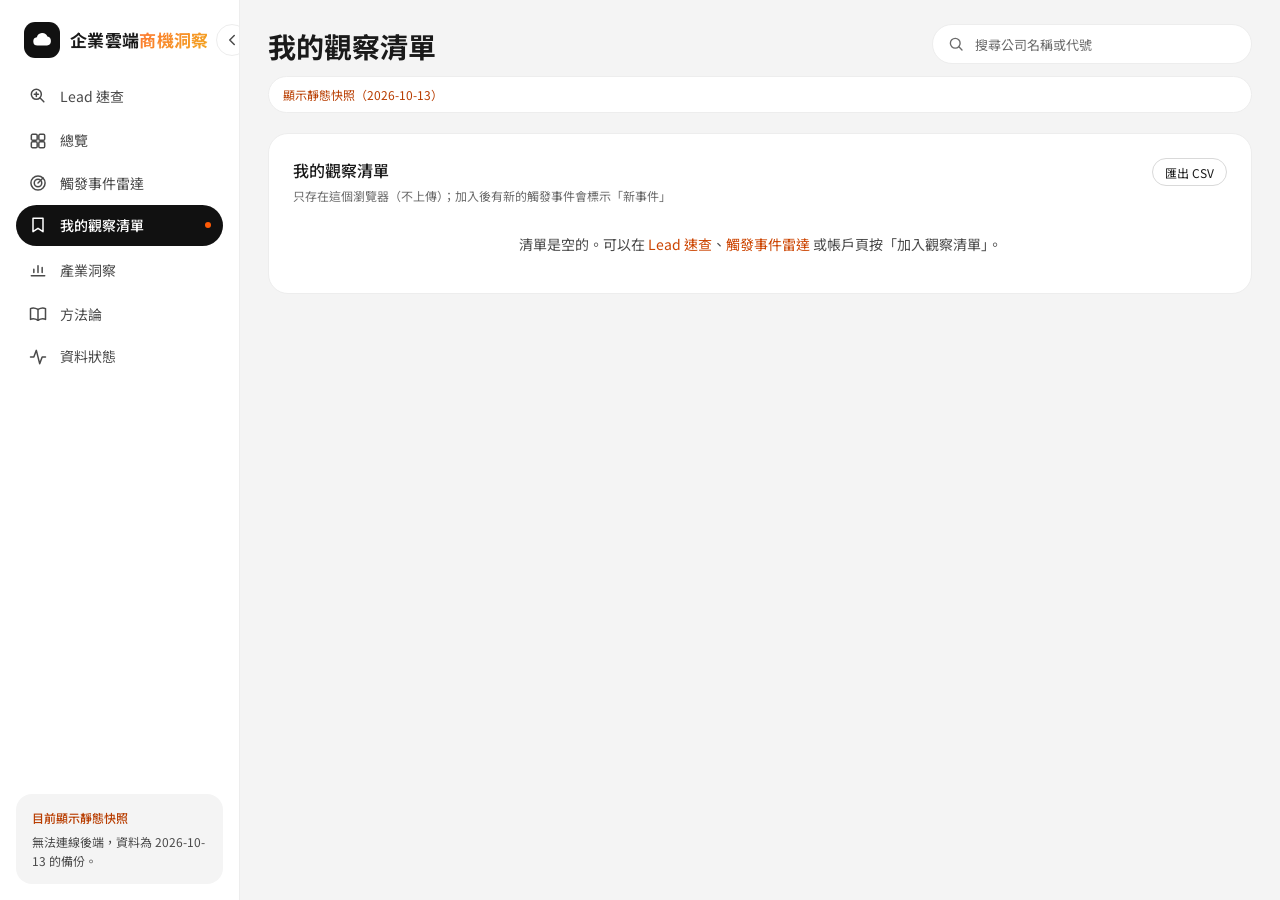
<file: web/watchlist.html>
<!doctype html>
<html lang="zh-Hant">
<head>
<meta charset="utf-8">
<meta name="viewport" content="width=device-width, initial-scale=1">
<title>我的觀察清單｜企業雲端商機洞察平台</title>
<meta name="description" content="存在這個瀏覽器的觀察清單：清單內公司有新觸發事件時標示">
<link rel="preconnect" href="https://fonts.googleapis.com">
<link rel="preconnect" href="https://fonts.gstatic.com" crossorigin>
<link href="https://fonts.googleapis.com/css2?family=Noto+Sans+TC:wght@400;500;700&family=Outfit:wght@500;600&display=swap" rel="stylesheet">
<link rel="stylesheet" href="css/tokens.css?v=20261019b">
<link rel="stylesheet" href="css/app.css?v=20261019l">
</head>
<body data-page="watchlist" data-title="我的觀察清單">
<main>
  <section class="card" aria-labelledby="wl-title">
    <div class="card-head head-split"><div><h2 id="wl-title">我的觀察清單</h2><span class="hint">只存在這個瀏覽器（不上傳）；加入後有新的觸發事件會標示「新事件」</span></div>
      <div class="pack-actions"><button type="button" class="lk-copy" id="wl-export">匯出 CSV</button></div></div>
    <ul class="watch-list" id="wlist"></ul>
  </section>
</main>
<script src="js/api.js?v=20261019l"></script>
<script src="js/shell.js?v=20261019e"></script>
<script src="js/lead.js?v=20261019c"></script>
<script src="js/watchlist.js?v=20261019b"></script>
</body>
</html>
</file>
<file: web/css/tokens.css>
/*
 * 色票 v3（docs/06_UI改版需求_v3.md 第 1 節）：橘色家族＋黑灰白，不再使用靛紫。
 * 全站顏色、圓角只能從這裡引用，其他檔案不得寫死色碼。
 */
:root {
  /* 品牌橘（Verna 指定） */
  --orange-600: #FF5A06;   /* 品牌主色：本公司／重點、Tier 1、選取狀態、圖表主系列（白底 3.1:1，只當圖形與大字） */
  --orange-500: #FD7632;   /* 次一階強調、漸層起點 */
  --orange-400: #FD9832;   /* Tier 2、熱度圖第 3 階、黑卡上的關鍵數字 */
  --amber-400: #F2A722;    /* 琥珀：GenAI、漸層終點 */
  --orange-200: #F8CB9F;   /* Tier 3、熱度圖第 2 階、淡色系列 */
  --cream-100: #FFF1DA;    /* Data（Play）：比 orange-200 更淡，與琥珀拉開一般視覺分辨度；必須加外框 */
  --orange-50: #FAEADE;    /* 奶油底：Copilot（＝AI 產生）、hover／選取列、提示框 */

  /* 衍生色（為文字對比補的，不得省略） */
  --orange-700: #CC4400;   /* 白底連結、白字按鈕底色（白底 4.8:1） */
  --orange-800: #B83D00;   /* gray-100 與奶油底上的橘色文字（5.2:1／4.8:1）；#CC4400 在這兩種底色上只有 4.3／4.1:1 */

  /* 中性色 */
  --ink-950: #111111;      /* 黑色主卡、主要按鈕、側欄選取項 */
  --ink-900: #1A1A1A;
  --ink-600: #4A4A4A;
  --ink-500: #6B6B6B;
  --gray-400: #A6A6A6;
  --gray-300: #D9D9D9;     /* 暫緩標章、分隔線 */
  --gray-200: #EDEDED;     /* 卡片框線、分段控制底色 */
  --gray-100: #F4F4F4;     /* 頁面底色 */
  --white: #FFFFFF;

  /* 狀態色（只在資料狀態頁） */
  --status-error: #C0392B;
  --status-ok: #2E7D5B;

  /* 品牌漸層（只在字標、方法論頁首、空狀態、封面） */
  --gradient-brand: linear-gradient(135deg, #FD7632, #F2A722);

  /* 語意 token */
  --link: var(--orange-700);         /* 白底連結 */
  --link-tint: var(--orange-800);    /* gray-100／奶油底／hover 列上的連結與橘字 */
  --chart-mark: var(--orange-600);   /* 圖表主系列、重點 */
  --chart-base: var(--gray-400);     /* 比較型圖表的非重點 */
  --focus: var(--orange-700);
  --shadow: rgba(26, 26, 26, .08);

  /* 黑色主卡上的文字與子卡（06 檔第 3.4 節） */
  --on-dark: var(--white);
  --on-dark-muted: rgba(255, 255, 255, .65);
  --on-dark-card: rgba(255, 255, 255, .06);
  --on-dark-line: rgba(255, 255, 255, .12);

  /* 熱度圖階梯（0 件＝gray-100） */
  --heat-1: var(--orange-50);
  --heat-2: var(--orange-200);
  --heat-3: var(--orange-400);
  --heat-4: var(--orange-600);

  /* Tier 階梯：越橘越該先打 */
  --tier-1: var(--orange-600);
  --tier-2: var(--orange-400);
  --tier-3: var(--orange-200);
  --tier-hold: var(--gray-300);

  /* Play（第 1.3 節）：四色明度差距大，再加形狀；四色一律加 1px ink-900 外框（統一） */
  --play-migration: var(--ink-900);
  --play-security: var(--orange-600);
  --play-genai: var(--amber-400);
  --play-data: var(--cream-100);
  --play-none: var(--gray-400);

  --font: "Noto Sans TC", system-ui, -apple-system, "PingFang TC", "Microsoft JhengHei", sans-serif;
  --font-num: "Outfit", "Noto Sans TC", system-ui, sans-serif;   /* 大數字、英文標題；一律 tabular-nums */
  --radius: 20px;          /* 卡片 */
  --radius-sm: 16px;       /* 卡片內的卡 */
  --radius-pill: 999px;
}
</file>
<file: web/css/app.css>
* { box-sizing: border-box; }
html, body { margin: 0; }
body {
  font-family: var(--font);
  font-size: 14px;
  line-height: 1.6;
  color: var(--ink-900);
  background: var(--gray-100);
  font-variant-numeric: tabular-nums;
}
a { color: var(--link); text-decoration: none; }
.back, .notice a { color: var(--link-tint); }
a:hover { text-decoration: underline; }
:focus-visible { outline: 3px solid var(--focus); outline-offset: 2px; }
h1, h2, h3 { margin: 0; font-weight: 700; }
.kpi-value, .score, .num-font, .stat-num { font-family: var(--font-num); font-variant-numeric: tabular-nums; }
[hidden] { display: none !important; } /* 避免元件的 display 設定蓋過 hidden 屬性 */


main { padding: 20px 28px 48px; }
.notice { background: var(--white); border: 1px solid var(--gray-200); color: var(--ink-600); border-radius: var(--radius-sm); padding: 8px 14px; font-size: 13px; margin-bottom: 20px; }
.notice b { color: var(--ink-900); }

/* KPI */
.kpis { display: grid; grid-template-columns: repeat(4, 1fr); gap: 20px; margin-bottom: 20px; }
.kpi { background: var(--white); border: 1px solid var(--gray-200); border-radius: var(--radius); padding: 14px 18px; }
.kpi-label { color: var(--ink-500); font-size: 13px; }
.kpi-value { font-size: 30px; font-weight: 700; color: var(--ink-900); line-height: 1.3; }
.kpi-sub { color: var(--ink-500); font-size: 12px; }
.kpi-value.accent { color: var(--orange-700); }

.card { border: 1px solid var(--gray-200); border-radius: var(--radius); background: var(--white); }
.card { padding: 24px; }
.card-head { display: block; padding: 0 0 14px; }
.card-head h2 { font-size: 16px; font-weight: 500; }
.card-head .hint { display: block; color: var(--ink-500); font-size: 12px; margin-top: 2px; }
.card-body { padding: 0; }
.card.mini { padding: 18px 20px; }

.grid-2 { display: grid; grid-template-columns: minmax(0, 1fr) 380px; gap: 20px; margin-bottom: 20px; }

/* 象限圖 */
.chart-wrap { position: relative; }
.chart svg { display: block; width: 100%; height: auto; }
.legend { display: flex; gap: 18px; flex-wrap: wrap; font-size: 13px; color: var(--ink-600); margin-top: 6px; }
.legend span { display: inline-flex; align-items: center; gap: 6px; }
.tooltip { position: absolute; pointer-events: none; background: var(--white); border: 1px solid var(--gray-300);
  border-radius: 6px; box-shadow: 0 4px 16px var(--shadow); padding: 8px 10px; font-size: 13px; min-width: 160px; display: none; z-index: 5; }
.tooltip b { display: block; }
.tooltip .muted { color: var(--ink-500); font-size: 12px; }

/* 事件清單 */
.events { list-style: none; margin: 0; padding: 0; }
.events li { padding: 9px 0; border-bottom: 1px solid var(--gray-100); }
.events li:last-child { border-bottom: 0; }
.events .meta { color: var(--ink-500); font-size: 12px; display: flex; gap: 8px; align-items: center; }
.events .title { font-size: 13px; }
.dot { width: 8px; height: 8px; border-radius: 50%; background: var(--orange-600); display: inline-block; }

/* 篩選與表格 */
.filters { display: flex; gap: 10px; align-items: center; flex-wrap: wrap; margin-bottom: 10px; }
.filters input, .filters select { font: inherit; font-size: 13px; padding: 6px 10px; border: 1px solid var(--gray-300); border-radius: 6px; background: var(--white); color: var(--ink-900); }
.filters input { width: 220px; }
.filters .count { color: var(--ink-500); font-size: 13px; margin-left: auto; }
table { width: 100%; border-collapse: collapse; font-size: 13px; }
th { background: var(--gray-100); color: var(--ink-600); font-weight: 700; text-align: left; padding: 0; white-space: nowrap; }
th.plain { padding: 8px 10px; }
th button { all: unset; cursor: pointer; display: block; padding: 8px 10px; }
th button:focus-visible { outline: 3px solid var(--focus); }
th[aria-sort="ascending"] button::after { content: " ▲"; font-size: 10px; }
th[aria-sort="descending"] button::after { content: " ▼"; font-size: 10px; }
td { padding: 7px 10px; border-bottom: 1px solid var(--gray-100); white-space: nowrap; }
tbody tr { cursor: pointer; }
tbody tr:nth-child(even) { background: var(--gray-100); }
tbody tr:hover, tbody tr.focus { background: var(--orange-50); }
tbody tr.focus td:first-child { box-shadow: inset 3px 0 0 var(--orange-600); }
tbody td a { color: var(--link-tint); }
td.num { text-align: right; }
.bar { display: inline-block; width: 56px; height: 6px; background: var(--gray-100); border-radius: 3px; vertical-align: middle; margin-left: 6px; overflow: hidden; }
tbody tr:nth-child(even) .bar { background: var(--white); }
.bar { background: var(--gray-200); }
.bar i { display: block; height: 100%; background: var(--ink-900); border-radius: 3px; }
.bar.hi i { background: var(--orange-600); }
.muted { color: var(--ink-500); }

/* 標章 */
.badge { display: inline-block; font-size: 12px; padding: 1px 10px; border-radius: var(--radius-pill); line-height: 1.6; white-space: nowrap; }
.tier-1, .tier-2, .tier-3, .tier-hold { color: var(--ink-900); font-weight: 700; border-radius: var(--radius-pill); }
.tier-1 { background: var(--tier-1); color: var(--white); } /* 白字在 #FF5A06 上 3.1:1（Verna 堅持白字）；Tier 2／3 底色太淺，白字不可讀，維持黑字 */
.tier-2 { background: var(--tier-2); }
.tier-3 { background: var(--tier-3); }
.tier-hold { background: var(--tier-hold); }
.cloud { background: var(--gray-100); color: var(--ink-600); border: 1px solid var(--gray-200); font-weight: 400; }
.play { display: inline-flex; align-items: center; gap: 5px; }

/* 帳戶頁 */
.back { font-size: 13px; }
.acct-head { display: flex; justify-content: space-between; align-items: flex-end; margin: 0 0 18px; gap: 16px; }
.acct-head h1 { font-size: 24px; color: var(--ink-900); }
.acct-head .sub { color: var(--ink-500); font-size: 13px; }
.acct-head .tags { display: flex; gap: 8px; flex-wrap: wrap; justify-content: flex-end; }
.acct-grid { display: grid; grid-template-columns: minmax(0, 2fr) minmax(0, 1fr); gap: 20px; align-items: start; }
.axis-title { display: flex; justify-content: space-between; align-items: baseline; margin: 6px 0 4px; }
.axis-title h3 { font-size: 15px; }
.axis-title .score { font-size: 22px; font-weight: 700; color: var(--ink-900); }
.comp { padding: 10px 0; border-bottom: 1px solid var(--gray-100); }
.comp:last-child { border-bottom: 0; }
.comp-row { display: grid; grid-template-columns: 150px minmax(0, 1fr) 90px; gap: 12px; align-items: center; }
.comp-name { font-weight: 700; font-size: 13px; }
.comp-name .muted { font-weight: 400; }
.track { height: 10px; background: var(--gray-100); border-radius: 5px; overflow: hidden; }
.track i { display: block; height: 100%; background: var(--chart-mark); border-radius: 5px; }
.track.missing { background: repeating-linear-gradient(45deg, var(--gray-200) 0 6px, var(--white) 6px 8px); }
.comp-val { text-align: right; font-size: 13px; }
.comp-why { color: var(--ink-600); font-size: 12px; margin: 4px 0 0 162px; }
.ref { font-size: 12px; color: var(--link); cursor: pointer; margin-right: 4px; }
.ref:hover, .ref.on { text-decoration: underline; }

.timeline { list-style: none; margin: 0; padding: 0; }
.timeline li { display: grid; grid-template-columns: 40px 84px 64px minmax(0, 1fr); gap: 10px; padding: 7px 6px; border-radius: 6px; font-size: 13px; align-items: baseline; }
.timeline li.on { background: var(--orange-50); }
.timeline li.on a, .timeline li.on .sid { color: var(--link-tint); }
.timeline .sid { color: var(--link); font-weight: 700; }
.timeline .date { color: var(--ink-500); font-size: 12px; }
.type { font-size: 12px; color: var(--ink-600); }

.copilot { background: var(--orange-50); color: var(--ink-900); border-radius: var(--radius); padding: 20px; }
.copilot h2 { font-size: 16px; color: var(--orange-800); }
.copilot ul, .copilot ol { padding-left: 18px; margin: 6px 0; font-size: 13px; }
.copilot .muted { color: var(--ink-500); }
.copilot .ref { color: var(--orange-800); }
.copilot .tag { display: inline-block; background: var(--white); color: var(--ink-900); font-size: 12px; padding: 1px 10px; border-radius: var(--radius-pill); }
.side-stack { display: grid; gap: 20px; }

.sr-only { position: absolute; width: 1px; height: 1px; overflow: hidden; clip: rect(0 0 0 0); white-space: nowrap; }
footer { color: var(--ink-500); font-size: 12px; text-align: center; padding: 24px; }

.sub-h { font-size: 13px; color: var(--ink-600); margin: 4px 0 6px; }
.sub-h + .events, .movers + .sub-h { margin-top: 12px; }
.movers { list-style: none; margin: 0; padding: 0; font-size: 13px; }
.movers li { padding: 4px 0; display: flex; gap: 8px; align-items: center; }
.up { color: var(--ink-900); font-weight: 700; }
.up .arr { color: var(--orange-600); }
.down { color: var(--ink-500); }
.kinds { font-size: 12px; color: var(--ink-600); }

/* Copilot（奶油色面板＝AI 產生；v3 第 5.3 節） */
.cp-head { display: flex; justify-content: space-between; align-items: center; margin-bottom: 12px; }
.cp-mode { font-size: 12px; display: flex; gap: 8px; align-items: center; }
.copilot .tag-live { background: var(--orange-600); color: var(--white); font-weight: 700; }
.linklike { all: unset; color: var(--orange-800); cursor: pointer; font-size: 12px; text-decoration: underline; }
.linklike:focus-visible { outline: 3px solid var(--focus); }
.cp-login { display: flex; gap: 6px; margin-bottom: 10px; }
.cp-login input, .cp-ask textarea { font: inherit; font-size: 13px; border: 1px solid var(--gray-300); border-radius: var(--radius-pill); padding: 6px 14px; background: var(--white); color: var(--ink-900); flex: 1; }
.cp-ask textarea { border-radius: var(--radius-sm); }
.cp-login input::placeholder, .cp-ask textarea::placeholder { color: var(--ink-500); }
.cp-ask { margin: 8px 0; }
.cp-ask textarea { width: 100%; resize: vertical; margin-bottom: 6px; }
.btn-primary { font: inherit; font-size: 13px; font-weight: 700; background: var(--orange-700); color: var(--white); border: 0; border-radius: var(--radius-pill); padding: 6px 16px; cursor: pointer; }
.btn-primary:hover { background: var(--orange-600); color: var(--white); }
.btn-dark { font: inherit; font-size: 13px; font-weight: 700; background: var(--ink-950); color: var(--white); border: 0; border-radius: var(--radius-pill); padding: 6px 16px; cursor: pointer; }
.btn-secondary { font: inherit; font-size: 12px; background: var(--white); color: var(--ink-900); border: 1px solid var(--gray-200); border-radius: var(--radius-pill); padding: 4px 12px; cursor: pointer; margin-top: 8px; }
.btn-secondary:hover { background: var(--gray-100); }
.cp-btns { display: flex; flex-wrap: wrap; gap: 6px; }
.cp-btn, .cp-lang button { font: inherit; font-size: 12px; background: var(--white); color: var(--ink-900); border: 1px solid var(--gray-200); border-radius: var(--radius-pill); padding: 3px 12px; cursor: pointer; }
.cp-btn:hover, .cp-lang button:hover { border-color: var(--orange-600); }
.cp-btn[aria-pressed="true"], .cp-lang button[aria-pressed="true"] { background: var(--orange-600); color: var(--white); border-color: var(--orange-600); font-weight: 700; }
.cp-lang { display: flex; gap: 6px; margin-top: 8px; }
.cp-out { margin-top: 14px; font-size: 13px; min-height: 40px; color: var(--ink-900); background: var(--white); border-radius: var(--radius-sm); padding: 14px 16px; }
.cp-out h3.cp-h { font-size: 13px; margin: 12px 0 2px; color: var(--orange-800); }
.cp-out h3.cp-h:first-child { margin-top: 0; }
.cp-out p { margin: 4px 0; }
.cp-out .muted { color: var(--ink-500); }
.cp-mail { background: var(--gray-100); border-radius: 12px; padding: 10px 12px; }
.cp-subject { font-weight: 700; margin-bottom: 6px; }
.cp-used { font-size: 12px; color: var(--ink-600); margin-top: 4px; }
.cp-obj li { margin-bottom: 8px; }
.cp-medd { background: var(--white); border-radius: 12px; }
.cp-medd th { background: var(--gray-100); color: var(--ink-900); width: 92px; font-size: 12px; vertical-align: top; white-space: normal; }
.cp-medd td { white-space: normal; vertical-align: top; border-bottom: 1px solid var(--gray-200); }
.cp-meta { font-size: 12px; color: var(--ink-500); margin-top: 8px; }
.cp-notice { background: var(--orange-50); border-left: 3px solid var(--orange-600); padding: 6px 10px; color: var(--ink-900); border-radius: 8px; }
.cp-foot { font-size: 12px; color: var(--ink-500); margin: 12px 0 0; }

/* ===== 帳戶頁 v2（05 檔第 2 節） ===== */
.summary-row { display: grid; grid-template-columns: repeat(4, minmax(0, 1fr)); gap: 20px; margin-bottom: 20px; }
.mini-head { display: flex; flex-direction: column; align-items: flex-start; gap: 4px; margin-bottom: 4px; }
.mini-h { font-size: 14px; margin-bottom: 4px; }
.mini-note { font-size: 12px; color: var(--ink-600); margin: 2px 0 0; text-align: center; }
.gauge svg, #mini-quad svg, #rank svg { display: block; width: 100%; height: auto; max-width: 280px; margin: 0 auto; }
.seg-toggle { display: inline-flex; background: var(--gray-200); border-radius: var(--radius-pill); padding: 2px; flex: none; }
.seg-toggle button { font: inherit; font-size: 11px; border: 0; background: transparent; color: var(--ink-600); padding: 2px 10px; border-radius: var(--radius-pill); cursor: pointer; }
.seg-toggle button[aria-pressed="true"] { background: var(--white); color: var(--ink-900); font-weight: 700; }
.copilot-col { position: sticky; top: 24px; align-self: start; max-height: calc(100vh - 48px); overflow-y: auto; border-radius: var(--radius); }
#swim > svg, #control > svg { display: block; width: 100%; height: auto; }
.empty { color: var(--ink-500); font-size: 13px; text-align: center; padding: 24px 0; margin: 0; }
.tooltip.floating { position: fixed; z-index: 50; max-width: 340px; }

/* B 子彈圖 */
.bul { display: grid; grid-template-columns: 132px minmax(0, 1fr) 96px; column-gap: 12px; row-gap: 2px; align-items: center; padding: 8px 0; border-bottom: 1px solid var(--gray-100); }
.bul:last-child { border-bottom: 0; }
.bul-name { font-weight: 700; font-size: 13px; }
.bul-track { position: relative; height: 12px; background: var(--gray-100); border-radius: 6px; margin-bottom: 12px; }
.bul-track i { display: block; height: 100%; background: var(--orange-200); border-radius: 6px; }
.bul-track i.over { background: var(--orange-500); } /* 過帳戶池中位數＝橘，未過＝淡橘 */
.bul-track.missing { background: repeating-linear-gradient(45deg, var(--gray-200) 0 6px, var(--white) 6px 8px); margin-bottom: 0; }
.bul-track .med { position: absolute; top: -3px; width: 2px; height: 18px; background: var(--ink-900); transform: translateX(-1px); }
.bul-track .med-l { position: absolute; top: 15px; font-size: 10.5px; color: var(--ink-600); transform: translateX(-50%); white-space: nowrap; }
.bul-track .med-l.edge-l { transform: translateX(4px); }
.bul-track .med-l.edge-r { transform: translateX(calc(-100% - 4px)); }
.bul { padding: 8px 0 10px; }
.bul-val { text-align: right; font-size: 13px; }
.bul-line { grid-column: 2 / 4; font-size: 12px; color: var(--ink-600); }
.code { display: inline-block; font-size: 11px; font-weight: 700; color: var(--ink-600); border: 1px solid var(--gray-300); border-radius: 4px; padding: 0 4px; cursor: help; }
.more { font-size: 12px; color: var(--ink-600); cursor: help; margin-left: 2px; text-decoration: underline dotted; }

/* E Play 組成 */
.stack-wrap { position: relative; padding-top: 4px; }
.stack { display: flex; gap: 2px; height: 28px; border-radius: 6px; overflow: hidden; }
.seg { display: flex; align-items: center; justify-content: center; font-size: 12px; font-weight: 700; min-width: 2px; cursor: help; }
.stack-mark { position: absolute; top: 0; bottom: 0; width: 0; border-left: 2px dashed var(--ink-900); cursor: help; }
.stack-legend { margin-top: 8px; }

/* F 訊號清單 */
.siglist { list-style: none; margin: 0; padding: 0; }
.siglist li { display: grid; grid-template-columns: 14px 36px 92px 60px minmax(0, 1fr); gap: 8px; padding: 7px 6px; border-radius: 6px; font-size: 13px; align-items: baseline; }
.siglist li.on, .siglist li.picked { background: var(--orange-50); }
.siglist .sid { color: var(--link); font-weight: 700; }
.siglist .date { color: var(--ink-500); font-size: 12px; white-space: nowrap; }
.siglist .pdot svg { vertical-align: -1px; }

/* ===== 總覽頁 v3（S3） ===== */
.grid-12 { display: grid; grid-template-columns: repeat(12, minmax(0, 1fr)); gap: 20px; margin-bottom: 20px; align-items: stretch; }
.span-8 { grid-column: span 8; } .span-4 { grid-column: span 4; }
.col-stack { display: grid; gap: 20px; align-content: start; }
.card.dark { background: var(--ink-950); color: var(--on-dark); border-color: var(--ink-950); margin-bottom: 20px; }
.card.dark h2 { color: var(--on-dark); }
.band-head { display: flex; justify-content: space-between; align-items: baseline; margin-bottom: 16px; }
.band-sub { font-size: 12px; color: var(--on-dark-muted); font-family: var(--font-num); }
.band-grid { display: grid; grid-template-columns: repeat(5, minmax(0, 1fr)); gap: 16px; }
.band-card { background: var(--on-dark-card); border: 1px solid var(--on-dark-line); border-radius: var(--radius-sm); padding: 14px 16px; position: relative; }
.band-ico { position: absolute; top: 14px; right: 14px; color: var(--on-dark-muted); display: inline-flex; }
.band-label { font-size: 12px; color: var(--on-dark-muted); }
.band-num { font-family: var(--font-num); font-weight: 600; font-size: 36px; line-height: 1.2; color: var(--on-dark); font-variant-numeric: tabular-nums; }
.band-num.hot { color: var(--orange-400); }
.band-note { font-size: 12px; color: var(--on-dark-muted); margin-top: 2px; }
.head-split { display: flex; justify-content: space-between; align-items: flex-start; gap: 12px; }
.head-split .seg-toggle button { font-size: 12px; padding: 3px 12px; }
.pdot-s { display: inline-flex; margin-right: 2px; }
#waffle svg { display: block; width: 100%; height: auto; max-width: 330px; margin: 0 auto; }
.ind-row { margin-bottom: 14px; }
.ind-name { font-size: 13px; font-weight: 500; margin-bottom: 4px; }
.ind-bar { display: flex; gap: 2px; height: 28px; }
.ind-seg { display: flex; align-items: center; justify-content: center; font-size: 12px; font-weight: 700; color: var(--ink-900); border-radius: 6px; box-shadow: inset 0 0 0 1px var(--ink-900); min-width: 3px; cursor: help; }
.chips { display: flex; flex-wrap: wrap; gap: 8px; margin-bottom: 10px; }
.chips:empty { display: none; }
.chip { font: inherit; font-size: 12px; background: var(--white); border: 1px solid var(--gray-300); border-radius: var(--radius-pill); padding: 2px 10px; color: var(--ink-900); cursor: pointer; }
.chip:hover { border-color: var(--orange-600); }
.table-wrap { overflow-x: auto; }
.filters input, .filters select { border-radius: var(--radius-pill); padding: 7px 14px; border-color: var(--gray-300); }
@media (max-width: 1279px) { .span-8, .span-4 { grid-column: span 12; } .band-grid { grid-template-columns: repeat(3, minmax(0, 1fr)); } }

/* ===== App 外殼（v3 第 3 節） ===== */
.app { display: grid; grid-template-columns: 240px minmax(0, 1fr); min-height: 100vh; transition: grid-template-columns .18s ease; }
.sidebar { position: sticky; top: 0; height: 100vh; background: var(--white); border-right: 1px solid var(--gray-200); display: flex; flex-direction: column; padding: 22px 16px 16px; overflow-y: auto; }
.side-brand { display: block; padding: 0 8px 22px; text-decoration: none; }
.side-brand:hover { text-decoration: none; }
.side-mark { font-weight: 700; font-size: 17px; letter-spacing: .3px; color: var(--ink-900); white-space: nowrap; }
.side-mark span { background: var(--gradient-brand); -webkit-background-clip: text; background-clip: text; color: transparent; }
.side-group { margin-bottom: 18px; }
.side-group-title { font-size: 12px; color: var(--ink-500); padding: 0 12px 6px; }
.side-item { display: flex; align-items: center; gap: 12px; padding: 9px 12px; border-radius: var(--radius-pill); color: var(--ink-600); text-decoration: none; font-size: 14px; margin-bottom: 2px; }
.side-item:hover { background: var(--gray-100); text-decoration: none; }
.side-item[aria-current="page"] { background: var(--ink-950); color: var(--white); font-weight: 500; }
.side-ico { display: inline-flex; flex: none; }
.side-label { flex: 1; white-space: nowrap; }
.side-dot { width: 6px; height: 6px; border-radius: 50%; background: var(--orange-600); flex: none; }
.update-card { margin-top: auto; background: var(--gray-100); border-radius: var(--radius-sm); padding: 14px 16px; font-size: 12px; color: var(--ink-600); }
.uc-title { font-weight: 500; color: var(--ink-900); font-size: 12px; margin-bottom: 4px; }
.uc-title.uc-warn { color: var(--orange-800); }
.uc-main { font-family: var(--font-num); font-weight: 600; font-size: 14px; color: var(--ink-900); margin-bottom: 4px; }
.uc-line { line-height: 1.6; }

.shell-main { min-width: 0; }
.topbar { display: flex; justify-content: space-between; align-items: flex-end; gap: 20px; padding: 24px 28px 0; }
.top-title h1 { font-size: 28px; font-weight: 700; line-height: 1.25; }
.crumbs { font-size: 12px; color: var(--ink-500); margin-top: 2px; min-height: 18px; }
.crumbs a { color: var(--link-tint); }
.top-actions { display: flex; align-items: center; gap: 12px; flex: none; }
.gsearch { position: relative; display: flex; align-items: center; background: var(--white); border: 1px solid var(--gray-200); border-radius: var(--radius-pill); padding: 0 14px; width: 320px; height: 40px; }
.gsearch:focus-within { border-color: var(--orange-600); }
.gs-ico { color: var(--ink-500); display: inline-flex; margin-right: 8px; }
.gsearch input { flex: 1; min-width: 0; border: 0; outline: 0; background: transparent; font: inherit; font-size: 13px; color: var(--ink-900); height: 100%; }
.gsearch input::placeholder { color: var(--ink-500); }
.gsearch kbd { font-family: var(--font-num); font-size: 11px; color: var(--ink-500); border: 1px solid var(--gray-200); border-radius: 6px; padding: 1px 6px; background: var(--gray-100); }
.gs-list { position: absolute; top: 46px; left: 0; right: 0; background: var(--white); border: 1px solid var(--gray-200); border-radius: var(--radius-sm); box-shadow: 0 8px 24px var(--shadow); list-style: none; margin: 0; padding: 6px; z-index: 40; }
.gs-list li { display: flex; align-items: center; gap: 8px; padding: 8px 10px; border-radius: 10px; cursor: pointer; font-size: 13px; }
.gs-list li[aria-selected="true"], .gs-list li:hover { background: var(--orange-50); }
.gs-name { font-weight: 500; }
.gs-meta { color: var(--ink-500); font-size: 12px; flex: 1; }
.gs-empty { color: var(--ink-500); cursor: default !important; }
.btn-dark.export-btn { display: inline-flex; align-items: center; gap: 8px; height: 40px; padding: 0 18px; }
.btn-dark:hover { background: var(--ink-900); }

/* ===== 帳戶頁 v3（S4） ===== */
.acct-left { display: grid; gap: 20px; min-width: 0; }
.a-row { display: grid; grid-template-columns: repeat(4, minmax(0, 1fr)); gap: 20px; }
.a-row .card { padding: 14px; min-width: 0; }
.a-row .mini-h { font-size: 13px; font-weight: 500; }
.a-row .gauge svg, .a-row #mini-quad svg { max-width: none; }
.a-row .mini-note { font-size: 11px; line-height: 1.4; }
.tier-card { display: flex; flex-direction: column; justify-content: center; margin-bottom: 0 !important; }
.tc-label { font-size: 12px; color: var(--on-dark-muted); }
.tc-rank { font-family: var(--font-num); font-weight: 600; font-size: 48px; line-height: 1.1; color: var(--orange-400); }
.tc-tier { font-size: 13px; color: var(--on-dark); font-weight: 500; margin-top: 4px; }
.tc-note { font-size: 12px; color: var(--on-dark-muted); margin-top: 2px; }
.b-row, .e-row { display: grid; grid-template-columns: repeat(2, minmax(0, 1fr)); gap: 20px; }
.card .axis-title { display: flex; justify-content: space-between; align-items: flex-start; margin: 0 0 6px; }
.card .axis-title h2 { font-size: 16px; font-weight: 500; }
.card .axis-title .hint { display: block; color: var(--ink-500); font-size: 12px; margin-top: 2px; font-weight: 400; }
.card .axis-title .score { font-size: 28px; white-space: nowrap; margin-left: 8px; }
.mini-note.left { text-align: left; }
/* 窄卡片的子彈圖：名稱與數值同一行，條在下方 */
.b-row .bul { grid-template-columns: minmax(0, 1fr) auto; }
.b-row .bul-name { grid-column: 1; grid-row: 1; }
.b-row .bul-val { grid-column: 2; grid-row: 1; }
.b-row .bul-track { grid-column: 1 / 3; grid-row: 2; margin-top: 4px; }
.b-row .bul-line { grid-column: 1 / 3; grid-row: 3; }
.swim-pt { transition: transform .12s; transform-box: fill-box; transform-origin: center; }
.swim-pt.pt-on { transform: scale(1.7); stroke-width: 2.5; stroke: var(--ink-900); }
.copilot-col .copilot { margin: 0; }
@media (max-width: 1279px) { .acct-grid { grid-template-columns: minmax(0, 1fr); } .copilot-col { position: static; max-height: none; } .a-row { grid-template-columns: repeat(2, minmax(0, 1fr)); } }

/* Copilot：模式分段控制、底部提問列（v3 第 5.3 節） */
.copilot .seg-toggle { background: var(--white); }
.copilot .seg-toggle button[aria-pressed="true"] { background: var(--orange-600); color: var(--white); }
.cp-ask { display: flex; gap: 8px; margin: 14px 0 0; }
.cp-ask input { flex: 1; min-width: 0; border-radius: var(--radius-pill); }
.cp-ask input:disabled { background: var(--gray-100); cursor: not-allowed; }
.cp-ask button:disabled { background: var(--gray-300); color: var(--ink-600); cursor: not-allowed; }
.cp-out { max-height: 60vh; overflow-y: auto; }

/* ===== 方法論頁 v3（S5） ===== */
.meth { width: 100%; }
.hero-card { background: var(--gradient-brand); color: var(--ink-900); border-radius: var(--radius); padding: 28px 32px; margin-bottom: 20px; }
.hero-card h2 { font-size: 28px; line-height: 1.3; }
.hero-card p { margin: 8px 0 0; font-size: 14px; max-width: 760px; }
.band-grid.four { grid-template-columns: repeat(4, minmax(0, 1fr)); }
.chapters { position: sticky; top: 0; z-index: 20; display: flex; gap: 8px; flex-wrap: wrap; background: var(--gray-100); padding: 10px 0; margin-bottom: 10px; }
.chapters a { font-size: 13px; padding: 6px 16px; border-radius: var(--radius-pill); background: var(--white); border: 1px solid var(--gray-200); color: var(--ink-900); text-decoration: none; }
.chapters a:hover { border-color: var(--orange-600); text-decoration: none; }
.chapters a[aria-current="true"] { background: var(--ink-950); border-color: var(--ink-950); color: var(--white); font-weight: 500; }
.chapter { margin-bottom: 20px; scroll-margin-top: 70px; }
.chapter > h2 { font-size: 20px; font-weight: 700; }
.lead { font-size: 16px; color: var(--ink-900); margin: 6px 0 18px; }
h3.sub { font-size: 14px; font-weight: 500; margin: 20px 0 8px; color: var(--ink-900); }
.mini-cap { font-size: 12px; color: var(--ink-600); margin-bottom: 6px; }
.two-col { display: grid; grid-template-columns: repeat(2, minmax(0, 1fr)); gap: 24px; }
.two-col svg { display: block; width: 100%; height: auto; }
details.more { margin-top: 18px; border-top: 1px solid var(--gray-200); padding-top: 12px; }
details.more summary { cursor: pointer; font-size: 13px; font-weight: 500; color: var(--link); list-style: none; }
details.more summary::before { content: "＋ "; }
details.more[open] summary::before { content: "－ "; }
details.more summary:focus-visible { outline: 3px solid var(--focus); outline-offset: 2px; border-radius: 6px; }
.rules { padding-left: 18px; margin: 10px 0 0; font-size: 13px; }
.rules li { margin-bottom: 6px; }
.callout { background: var(--orange-50); color: var(--ink-900); border-radius: var(--radius-sm); padding: 10px 14px; font-size: 13px; margin: 0; }
.callout b { color: var(--orange-800); }
/* 流程圖與 AWS 對照 */
.flow { display: flex; align-items: stretch; gap: 6px; }
.flow-card { flex: 1 1 0; min-width: 0; border: 1px solid var(--gray-200); border-radius: var(--radius-sm); padding: 12px 14px; display: flex; flex-direction: column; gap: 2px; font-size: 12px; }
.flow-card svg { color: var(--ink-900); margin-bottom: 4px; }
.flow-card b { font-size: 13px; }
.flow-n { font-family: var(--font-num); font-weight: 600; font-size: 14px; color: var(--orange-800); }
.flow-d { color: var(--ink-600); }
.flow-arrow { align-self: center; color: var(--ink-500); font-weight: 700; }
.pair { display: grid; grid-template-columns: 1fr 40px 1fr; gap: 8px 0; align-items: center; font-size: 13px; }
.pair-h { font-size: 12px; color: var(--ink-500); }
.pair-l, .pair-r { border: 1px solid var(--gray-200); border-radius: 12px; padding: 8px 12px; display: flex; gap: 10px; align-items: baseline; }
.pair-r { background: var(--gray-100); font-weight: 500; }
.pair-a { text-align: center; color: var(--ink-500); font-weight: 700; }
/* 漏斗 */
.funnel { display: grid; gap: 10px; }
.fn-row { display: grid; grid-template-columns: 200px minmax(0, 1fr); gap: 14px; align-items: center; }
.fn-label { font-size: 13px; color: var(--ink-900); }
.fn-track { display: flex; align-items: center; gap: 10px; }
.fn-bar { height: 36px; border-radius: 10px; display: flex; align-items: center; padding: 0 12px; box-shadow: inset 0 0 0 1px var(--ink-900); min-width: 56px; cursor: help; }
.fn-n { font-family: var(--font-num); font-weight: 600; font-size: 16px; }
.fn-keep { font-size: 12px; color: var(--ink-600); white-space: nowrap; }
/* 權重堆疊長條 */
.wt-axis { margin-bottom: 14px; }
.wt-title { display: flex; justify-content: space-between; font-size: 13px; margin-bottom: 6px; }
.wt-bar { display: flex; gap: 3px; }
.wt-seg { font: inherit; text-align: left; border: 0; border-radius: 10px; background: var(--gray-300); color: var(--ink-900); padding: 8px 8px; min-width: 0; cursor: pointer; display: flex; flex-direction: column; box-shadow: inset 0 0 0 1px var(--ink-900); }
.wt-seg:hover, .wt-seg[aria-expanded="true"] { background: var(--orange-600); color: var(--white); }
.wt-seg.off { background: repeating-linear-gradient(45deg, var(--gray-200) 0 6px, var(--white) 6px 9px); }
.wt-seg.off:hover, .wt-seg.off[aria-expanded="true"] { background: repeating-linear-gradient(45deg, var(--orange-200) 0 6px, var(--white) 6px 9px); color: var(--ink-900); }
.wt-k { font-family: var(--font-num); font-weight: 600; font-size: 14px; }
.wt-n { font-size: 11px; white-space: nowrap; overflow: hidden; text-overflow: ellipsis; }
.wt-m { font-size: 11px; }
.wt-rule { background: var(--orange-50); border-radius: 12px; padding: 10px 12px; font-size: 12.5px; margin-top: 8px; }
/* 樹狀圖、熱度圖 */
.treemap { position: relative; width: 100%; aspect-ratio: 4 / 3; border-radius: 12px; overflow: hidden; }
.tm-cell { position: absolute; box-shadow: inset 0 0 0 1px var(--ink-900); padding: 8px 10px; display: flex; flex-direction: column; font-size: 12px; overflow: hidden; cursor: help; }
.tm-cell b { font-size: 12px; } .tm-cell span { font-family: var(--font-num); font-weight: 600; font-size: 18px; }
.heat { display: grid; gap: 4px; align-items: center; font-size: 12px; }
.heat-h { text-align: center; color: var(--ink-600); }
.heat-r { color: var(--ink-900); }
.heat-c { text-align: center; padding: 14px 4px; border-radius: 8px; font-family: var(--font-num); font-weight: 600; font-size: 14px; cursor: help; }
.dict-tools { display: flex; align-items: center; gap: 12px; margin-bottom: 12px; }
.dict-tools input { font: inherit; font-size: 13px; padding: 7px 14px; border: 1px solid var(--gray-300); border-radius: var(--radius-pill); width: 320px; }
.dict-group { margin-bottom: 12px; }
.dict-h { font-size: 12px; font-weight: 700; margin-bottom: 4px; }
.dict-words { display: flex; flex-wrap: wrap; gap: 6px; }
.word { font-size: 12px; background: var(--gray-100); border: 1px solid var(--gray-200); border-radius: var(--radius-pill); padding: 1px 10px; }
.word.weak { color: var(--ink-600); background: var(--white); border-style: dashed; }
.word i { font-style: normal; font-size: 10px; margin-left: 4px; background: var(--ink-900); color: var(--white); border-radius: 4px; padding: 0 3px; }
/* 驗證、版本、覆蓋 */
.valid-grid { align-items: center; }
.donut-wrap svg { max-width: 220px; margin: 0 auto; }
.vlist { padding-left: 18px; font-size: 13px; }
.vlist li { margin-bottom: 10px; }
table.cov { width: 100%; }
table.cov th.c, table.cov td.c { text-align: center; }
table.cov td.c { cursor: help; }
table.cov td.c .code { display: inline-block; margin-left: 6px; vertical-align: 4px; font-size: 10px; font-weight: 700; color: var(--ink-600); border: 1px solid var(--gray-300); border-radius: 4px; padding: 0 3px; }
.cov-legend { margin-top: 10px; }
.limit-cards { display: grid; grid-template-columns: repeat(4, minmax(0, 1fr)); gap: 12px; margin-top: 18px; }
.limit-card { border: 1px solid var(--gray-200); border-radius: var(--radius-sm); padding: 14px 16px; background: var(--gray-100); }
.limit-card b { font-size: 13px; } .limit-card p { margin: 6px 0 0; font-size: 12px; color: var(--ink-600); }
@media (max-width: 1279px) { .two-col, .limit-cards { grid-template-columns: 1fr; } .flow { flex-wrap: wrap; } .band-grid.four { grid-template-columns: repeat(2, minmax(0, 1fr)); } }

/* ===== 資料狀態頁 v3（S6）：狀態色只在本頁使用 ===== */
.status-lead { font-size: 16px; color: var(--ink-900); margin: 0 0 16px; }
.src-grid { display: grid; grid-template-columns: repeat(3, minmax(0, 1fr)); gap: 20px; margin-bottom: 20px; }
.src-card { display: flex; flex-direction: column; gap: 10px; }
.src-top { display: flex; justify-content: space-between; align-items: flex-start; gap: 10px; }
.src-top h2 { font-size: 16px; font-weight: 500; }
.src-from { font-size: 12px; color: var(--ink-500); }
.st { display: inline-flex; align-items: center; gap: 4px; font-size: 12px; font-weight: 700; padding: 1px 10px; border-radius: var(--radius-pill); white-space: nowrap; background: var(--white); border: 1px solid currentColor; }
.st-ok { color: var(--status-ok); }
.st-err { color: var(--status-error); }
.st-stale { color: var(--ink-600); background: var(--gray-100); }
.src-num { display: flex; align-items: baseline; gap: 8px; }
.stat-num { font-family: var(--font-num); font-weight: 600; font-size: 32px; line-height: 1.1; color: var(--ink-900); }
.src-unit { font-size: 12px; color: var(--ink-500); }
.src-card svg { display: block; width: 100%; max-width: 280px; height: auto; }
.src-card rect { cursor: help; }
.src-foot { font-size: 12px; color: var(--ink-600); }
.src-extra { font-size: 12px; color: var(--ink-600); }
.src-err { font-size: 12px; color: var(--status-error); background: var(--gray-100); border-radius: 10px; padding: 6px 10px; }
.progress { height: 8px; background: var(--gray-200); border-radius: 4px; overflow: hidden; margin-top: 6px; }
.progress i { display: block; height: 100%; background: var(--chart-mark); }
td.err { white-space: normal; color: var(--ink-600); font-size: 12px; max-width: 520px; overflow-wrap: anywhere; word-break: break-word; }
code { font-family: ui-monospace, Menlo, monospace; font-size: 12px; background: var(--gray-100); border-radius: 6px; padding: 1px 6px; }
.sch-list { margin: 0; padding-left: 18px; font-size: 13px; }
.sch-list li { margin-bottom: 4px; }
.tbl-grid { display: grid; grid-template-columns: repeat(2, minmax(0, 1fr)); gap: 8px 20px; }
.tbl-item { display: flex; justify-content: space-between; align-items: baseline; border-bottom: 1px solid var(--gray-200); padding: 4px 0; font-size: 13px; }
.tbl-item .stat-num { font-size: 16px; }
@media (max-width: 1279px) { .src-grid { grid-template-columns: repeat(2, minmax(0, 1fr)); } }

/* ===== 整理：側欄收合、帳戶頁對齊（2026-10-14） ===== */
.side-head { display: flex; align-items: center; justify-content: space-between; gap: 8px; padding: 0 4px 18px 8px; }
.side-head .side-brand { padding: 0; }
.side-toggle { flex: none; width: 32px; height: 32px; border-radius: 50%; border: 1px solid var(--gray-200); background: var(--white); color: var(--ink-600); display: inline-grid; place-items: center; cursor: pointer; }
.side-toggle:hover { border-color: var(--orange-600); color: var(--ink-900); }
.side-toggle:focus-visible { outline: 3px solid var(--focus); outline-offset: 2px; }
.side-toggle svg { transition: transform .18s ease; }
.app.collapsed { grid-template-columns: 72px minmax(0, 1fr); }
.app.collapsed .sidebar { padding: 22px 10px 16px; align-items: center; }
.app.collapsed .side-head { flex-direction: column; padding: 0 0 14px; gap: 10px; }
.app.collapsed .side-mark { display: none; }
.side-brand { display: inline-flex; align-items: center; gap: 10px; }
.side-brand::before { content: ""; flex: none; width: 36px; height: 36px; border-radius: 11px; background: var(--ink-950) url("data:image/svg+xml,%3Csvg xmlns='http://www.w3.org/2000/svg' viewBox='0 0 24 24' fill='%23fff'%3E%3Cpath d='M7 18a4.5 4.5 0 0 1-.6-8.96A6 6 0 0 1 17.9 8.2 5 5 0 0 1 17.5 18H7z'/%3E%3C/svg%3E") center / 22px no-repeat; }
.app.collapsed .side-brand::before { width: 40px; height: 40px; border-radius: 12px; background-size: 26px; }
.app.collapsed .side-toggle svg { transform: rotate(180deg); }
.app.collapsed .side-group-title, .app.collapsed .side-label, .app.collapsed .update-card { display: none; }
.app.collapsed .side-nav { width: 100%; }
.app.collapsed .side-item { justify-content: center; padding: 10px; position: relative; }
.app.collapsed .side-dot { position: absolute; right: 6px; top: 6px; }
.app.collapsed .side-group { margin-bottom: 8px; }
@media (max-width: 1279px) { .gsearch { width: 220px; } }

/* 帳戶頁標頭：名稱與標籤同一行對齊，公司全名緊接在下 */
.acct-head { align-items: center; margin: 4px 0 16px; }
.acct-head .sub { margin: 2px 0 0; font-size: 13px; color: var(--ink-500); font-weight: 400; }
.acct-head h1 { line-height: 1.25; }
.b-legend { display: flex; flex-wrap: wrap; gap: 6px 18px; font-size: 12px; color: var(--ink-600); margin: 0; padding: 0 4px; align-items: center; }
.b-legend span { display: inline-flex; align-items: center; gap: 6px; }
.b-legend i { display: inline-block; width: 18px; height: 8px; border-radius: 4px; }
.b-legend .i-over { background: var(--orange-500); } .b-legend .i-under { background: var(--orange-200); box-shadow: inset 0 0 0 1px var(--ink-900); }
.b-legend .i-med { width: 2px; height: 14px; border-radius: 0; background: var(--ink-900); }
.b-legend .i-miss { background: repeating-linear-gradient(45deg, var(--gray-200) 0 4px, var(--white) 4px 6px); box-shadow: inset 0 0 0 1px var(--gray-300); }
.bul-track { margin-bottom: 0 !important; }
.bul-line .mid { color: var(--ink-500); margin-left: 6px; white-space: nowrap; }

/* 卡片垂直間距：相鄰卡片至少隔 20px，圖例與下方卡片留白 */
main > .card + .card, main > section + section { margin-top: 20px; }
.acct-left > .b-legend { padding: 2px 4px 4px; }

/* 斷句：標題平均換行、內文避免孤字；成組字串用 .ln／.nb 不拆開 */
h1, h2, h3, .card-head, .hint, .mini-h, .axis-title { text-wrap: balance; line-break: strict; }
p, li, .hint, .bul-sub, td { text-wrap: pretty; line-break: strict; }
.ln { display: block; white-space: nowrap; }
.nb { white-space: nowrap; }
#e-title { line-height: 1.4; }

/* 精簡：帳戶摘要條、隱藏次要裝飾 */
.tier-strip { display: grid; grid-template-columns: repeat(3, minmax(0, 1fr)); gap: 24px; padding: 20px 28px; margin-bottom: 0 !important; }
.ts-item { display: flex; flex-direction: column; gap: 4px; min-width: 0; }
.ts-item + .ts-item { border-left: 1px solid var(--on-dark-line); padding-left: 24px; }
.ts-label { font-size: 13px; color: var(--on-dark-muted); }
.ts-big { font-family: var(--font-num); font-weight: 600; font-size: 28px; line-height: 1.2; color: var(--on-dark); }
.ts-item:first-child .ts-big { color: var(--orange-400); }
.ts-of { font-size: 14px; font-weight: 400; color: var(--on-dark-muted); }
.ts-note { font-size: 13px; color: var(--on-dark); }
.side-group-title, .gsearch kbd, .crumbs { display: none; }
.side-group { margin-bottom: 4px; }
.band-grid.four .band-card { padding: 16px 20px; }

.top-list { list-style: none; margin: 0; padding: 0; }
.top-list li { display: grid; grid-template-columns: 22px minmax(0, 1fr) auto 96px; gap: 10px; align-items: center; padding: 9px 0; border-bottom: 1px solid var(--gray-100); font-size: 14px; }
.top-list li:last-child { border-bottom: 0; }
.top-list .rk { font-family: var(--font-num); font-weight: 600; color: var(--ink-500); }
.top-list .muted { font-size: 13px; }
.ts-item:nth-child(3) .ts-big { font-size: 22px; white-space: nowrap; }
.tier-strip + .b-legend { margin-top: 4px; }

/* 方法論：雙欄圖表上緣、下緣對齊（兩欄等高，圖表撐滿） */
.two-col { align-items: stretch; }
.two-col > div { display: flex; flex-direction: column; min-width: 0; }
.two-col > div > h3.sub { margin-top: 0; min-height: 22px; }
.two-col > div > .mini-cap { margin: 0 0 10px; min-height: 18px; }
.two-col > div > [id]:not(.mini-cap) { flex: 1; display: flex; flex-direction: column; justify-content: center; min-width: 0; }
#weights { justify-content: stretch; gap: 16px; }
#weights .wt-axis { flex: 1; display: flex; flex-direction: column; margin: 0; }
#weights .wt-bar { flex: 1; }
#weights .wt-seg { justify-content: flex-start; gap: 2px; }
#treemap { justify-content: stretch; }
#treemap .treemap { flex: 1; aspect-ratio: auto; min-height: 340px; }
#heat { justify-content: stretch; }
#heat .heat { flex: 1; align-items: stretch; grid-template-rows: auto; grid-auto-rows: 1fr; }
#heat .heat-h { align-self: end; padding-bottom: 6px; }
#heat .heat-r { align-self: center; }
#heat .heat-c { display: flex; align-items: center; justify-content: center; padding: 4px; }
.valid-grid { align-items: center; }

/* ---------- 09 檔 v4.1 衝刺 1：資料時效列、Lead 速查、手機版面 ---------- */
.visually-hidden { position: absolute; width: 1px; height: 1px; padding: 0; margin: -1px; overflow: hidden; clip: rect(0 0 0 0); white-space: nowrap; border: 0; }
.fresh-bar { display: flex; flex-wrap: wrap; gap: 6px 18px; margin: 12px 28px 0; padding: 8px 14px; background: var(--white); border: 1px solid var(--gray-200); border-radius: var(--radius-pill); font-size: 12px; color: var(--ink-600); }
.fb-item b { font-weight: 500; color: var(--ink-900); margin-right: 4px; }
.fb-age { color: var(--ink-500); margin-left: 2px; }
.fb-cycle { color: var(--ink-500); margin-left: 6px; padding-left: 6px; border-left: 1px solid var(--gray-200); }
.fresh-bar .uc-warn { color: var(--orange-800); }

.lk-main { width: 100%; }
.lk-search h2 { font-size: 18px; font-weight: 700; }
.lk-search .hint { color: var(--ink-500); font-size: 13px; margin: 4px 0 14px; }
.lk-form { display: flex; gap: 10px; }
.lk-form input { flex: 1; min-width: 0; height: 48px; padding: 0 18px; font: inherit; font-size: 16px; border: 1px solid var(--gray-300); border-radius: var(--radius-pill); background: var(--white); color: var(--ink-900); }
.lk-form input:focus { outline: 2px solid var(--focus); outline-offset: 1px; border-color: var(--orange-600); }
.lk-go { height: 48px; padding: 0 24px; font-size: 15px; }
.lk-search { position: relative; margin-bottom: 16px; }
.lk-suggest { position: absolute; left: 24px; right: 24px; background: var(--white); border: 1px solid var(--gray-200); border-radius: var(--radius-sm); box-shadow: 0 8px 24px var(--shadow); list-style: none; margin: 6px 0 0; padding: 6px; z-index: 30; }
.lk-suggest li { display: flex; align-items: center; gap: 10px; padding: 9px 10px; border-radius: 10px; cursor: pointer; font-size: 14px; }
.lk-suggest li .muted { flex: 1; font-size: 12px; }
.lk-suggest li[aria-selected="true"], .lk-suggest li:hover { background: var(--orange-50); }
.lk-recent { display: flex; flex-wrap: wrap; align-items: center; gap: 6px; margin-top: 12px; }
.lk-recent .hint { font-size: 12px; color: var(--ink-500); }
.lk-chip { font: inherit; font-size: 12px; border: 1px solid var(--gray-200); background: var(--gray-100); color: var(--ink-600); border-radius: var(--radius-pill); padding: 3px 12px; cursor: pointer; }
.lk-chip:hover { border-color: var(--orange-600); }
.lk-status { min-height: 20px; font-size: 13px; color: var(--ink-600); margin: 0 4px 12px; }
.lk-status.busy::before { content: ''; display: inline-block; width: 10px; height: 10px; margin-right: 8px; border-radius: 50%; background: var(--orange-600); animation: lkpulse 1s ease-in-out infinite; vertical-align: middle; }
.lk-status.warn { color: var(--orange-800); }
@keyframes lkpulse { 50% { opacity: .25; } }
@media (prefers-reduced-motion: reduce) { .lk-status.busy::before { animation: none; } }
.lk-cands ul { list-style: none; margin: 8px 0 0; padding: 0; }
.lk-cands li button { display: flex; flex-direction: column; align-items: flex-start; gap: 2px; width: 100%; text-align: left; font: inherit; background: var(--white); border: 1px solid var(--gray-200); border-radius: var(--radius-sm); padding: 12px 14px; margin-bottom: 8px; cursor: pointer; }
.lk-cands li button:hover, .lk-cands li button:focus-visible { border-color: var(--orange-600); background: var(--orange-50); }
.lk-c-name { font-weight: 500; color: var(--ink-900); }
.lk-c-meta { font-size: 12px; color: var(--ink-500); }

.lk-card { display: flex; flex-direction: column; gap: 14px; }
.lk-card .card { padding: 20px 22px; }
.lk-who-top { display: flex; justify-content: space-between; align-items: flex-start; gap: 12px; }
.lk-who h2 { font-size: 22px; font-weight: 700; }
.lk-code { font-family: var(--font-num); font-size: 15px; color: var(--ink-500); font-weight: 500; margin-left: 4px; }
.lk-meta { color: var(--ink-500); font-size: 13px; margin-top: 2px; }
.lk-mode { background: var(--gray-100); color: var(--ink-600); border: 1px solid var(--gray-200); }
.lk-mode.full { background: var(--ink-950); color: var(--white); border-color: var(--ink-950); }
.lk-facts { display: grid; grid-template-columns: repeat(3, minmax(0, 1fr)); gap: 12px; margin: 16px 0 0; }
.lk-facts dt { font-size: 12px; color: var(--ink-500); }
.lk-facts dd { margin: 2px 0 0; font-size: 14px; color: var(--ink-900); }
.lk-verdict { border-radius: var(--radius); padding: 16px 22px; background: var(--ink-950); color: var(--on-dark); }
.lk-v-main { display: flex; flex-wrap: wrap; align-items: baseline; gap: 6px 16px; }
.lk-v-label { font-size: 24px; font-weight: 700; }
.lk-verdict.v-priority .lk-v-label { color: var(--orange-400); }
.lk-verdict.v-hold { background: var(--gray-200); color: var(--ink-900); }
.lk-v-seg { font-size: 13px; color: var(--on-dark-muted); }
.lk-verdict.v-hold .lk-v-seg { color: var(--ink-600); }
.lk-v-reason { margin: 6px 0 0; font-size: 14px; line-height: 1.6; }
.lk-events { list-style: none; margin: 0; padding: 0; }
.lk-events li { display: grid; grid-template-columns: auto auto 1fr; gap: 4px 10px; align-items: baseline; padding: 8px 0; border-top: 1px solid var(--gray-200); font-size: 14px; line-height: 1.5; }
.lk-events li:first-child { border-top: 0; padding-top: 0; }
.lk-events time { font-family: var(--font-num); color: var(--ink-500); font-size: 13px; white-space: nowrap; }
.lk-src { font-size: 11px; color: var(--ink-600); background: var(--gray-100); border-radius: var(--radius-pill); padding: 1px 8px; white-space: nowrap; }
.lk-events a { color: var(--link); }
.lk-say { display: flex; gap: 12px; align-items: flex-start; background: var(--orange-50); border-radius: var(--radius-sm); padding: 14px 16px; }
.lk-say p { margin: 0; flex: 1; font-size: 14px; line-height: 1.7; }
.lk-qs { margin: 12px 0 0; padding-left: 22px; }
.lk-qs li { padding: 6px 0; font-size: 14px; line-height: 1.6; }
.lk-qs li span { margin-right: 8px; }
.lk-copy { font: inherit; font-size: 12px; border: 1px solid var(--gray-300); background: var(--white); color: var(--ink-900); border-radius: var(--radius-pill); padding: 3px 12px; cursor: pointer; white-space: nowrap; flex: none; min-height: 28px; }
.lk-copy:hover { border-color: var(--orange-600); }
.lk-copy.done, .lk-act.done { background: var(--ink-950); color: var(--white); border-color: var(--ink-950); }
.lk-bant { list-style: none; margin: 0; padding: 0; }
.lk-bant li { display: grid; grid-template-columns: 32px 1fr auto; gap: 12px; align-items: start; padding: 10px 0; border-top: 1px solid var(--gray-200); font-size: 14px; line-height: 1.5; }
.lk-bant li:first-child { border-top: 0; padding-top: 0; }
.lk-b-key { width: 32px; height: 32px; border-radius: 50%; background: var(--ink-950); color: var(--white); display: grid; place-items: center; font-family: var(--font-num); font-weight: 600; }
.lk-b-label { font-size: 12px; color: var(--ink-500); }
.lk-bant .hint { font-size: 12px; color: var(--ink-500); }
.lk-state { font-size: 12px; border-radius: var(--radius-pill); padding: 2px 10px; white-space: nowrap; border: 1px solid var(--gray-300); color: var(--ink-600); }
.lk-state.estimated { background: var(--orange-50); border-color: var(--orange-200); color: var(--orange-800); }
.lk-actions { display: flex; flex-wrap: wrap; gap: 10px; }
.lk-act { font: inherit; font-size: 14px; font-weight: 500; min-height: 44px; padding: 0 20px; border-radius: var(--radius-pill); display: inline-flex; align-items: center; cursor: pointer; text-decoration: none; }
.lk-link, .lk-watch { background: var(--white); color: var(--ink-900); border: 1px solid var(--gray-300); }
.lk-link:hover, .lk-watch:hover { border-color: var(--orange-600); text-decoration: none; }
.lk-watch[aria-pressed="true"] { background: var(--orange-50); border-color: var(--orange-200); color: var(--orange-800); }
.lk-foot { font-size: 12px; color: var(--ink-500); line-height: 1.6; margin: 0 4px; }
.lk-foot a { color: var(--link); }

/* 手機（≤720px）：側欄改為頂端橫向導覽，內容單欄 */
@media (max-width: 720px) {
  .app, .app.collapsed { grid-template-columns: minmax(0, 1fr); }
  .sidebar, .app.collapsed .sidebar { position: static; height: auto; flex-direction: row; align-items: center; gap: 8px; padding: 10px 12px; border-right: 0; border-bottom: 1px solid var(--gray-200); overflow-x: auto; }
  .side-head, .app.collapsed .side-head { padding: 0; flex-direction: row; }
  .side-brand { padding: 0 8px 0 0; }
  .side-toggle, .update-card, .side-group-title { display: none !important; }
  .side-nav { display: flex; gap: 4px; width: auto; }
  .side-group { display: flex; gap: 4px; margin: 0; }
  .side-item, .app.collapsed .side-item { padding: 8px 12px; margin: 0; justify-content: flex-start; }
  .app.collapsed .side-label { display: inline; }
  .side-dot { display: none; }
  .topbar { flex-direction: column; align-items: stretch; padding: 16px 16px 0; }
  .top-title h1 { font-size: 22px; }
  .top-actions { width: 100%; }
  .gsearch { width: 100%; }
  .gsearch kbd { display: none; }
  .fresh-bar { margin: 10px 16px 0; border-radius: var(--radius-sm); }
  main { padding: 14px 16px 40px; }
  .lk-form { flex-direction: column; }
  .lk-go { width: 100%; }
  .lk-facts { grid-template-columns: 1fr 1fr; }
  .lk-say { flex-direction: column; }
  .lk-events li { grid-template-columns: auto 1fr; }
  .lk-events li a, .lk-events li > :last-child { grid-column: 1 / -1; }
  .lk-bant li { grid-template-columns: 32px 1fr; }
  .lk-state { grid-column: 2; justify-self: start; }
  .lk-actions .lk-act { flex: 1 1 100%; justify-content: center; }
}
@media (max-width: 720px) { body[data-page="lookup"] .top-actions { display: none; } }
.plain-list { margin: 6px 0 14px; padding-left: 20px; font-size: 14px; line-height: 1.7; color: var(--ink-600); }
.lk-src { justify-self: start; }
@media (max-width: 720px) {
  .app, .app.collapsed { grid-template-rows: auto 1fr; }
  .lk-form input { flex: none; width: 100%; }
}

/* ---------- 09 檔 v4.1 衝刺 2：帳戶頁上淺下深、雷達、觀察清單 ---------- */
.acct-quick { display: grid; grid-template-columns: repeat(2, minmax(0, 1fr)); gap: 20px; }
.acct-divider { font-size: 13px; font-weight: 500; color: var(--ink-500); letter-spacing: .5px; margin: 8px 4px -6px; display: flex; align-items: center; gap: 12px; }
.acct-divider::after { content: ''; flex: 1; height: 1px; background: var(--gray-300); }
.head-right { display: flex; flex-direction: column; align-items: flex-end; gap: 10px; }
.acct-actions { display: flex; flex-wrap: wrap; gap: 8px; justify-content: flex-end; }
.acct-actions .lk-act { min-height: 36px; padding: 0 16px; font-size: 13px; }
.scope-seg { margin: -4px 0 12px; }
.proof-now { font-size: 14px; margin: 0 0 12px; line-height: 1.6; }
.proof-list, .med-list, .radar-list, .watch-list { list-style: none; margin: 0; padding: 0; }
.proof-list li { display: flex; flex-wrap: wrap; align-items: center; gap: 6px 10px; padding: 8px 0; border-top: 1px solid var(--gray-200); font-size: 14px; }
.proof-list li:first-child { border-top: 0; }
.proof-list .src-link { margin-left: auto; font-size: 12px; color: var(--link); }
.roles { display: flex; flex-wrap: wrap; gap: 6px; margin-bottom: 12px; }
.role-chip { font-size: 13px; background: var(--ink-950); color: var(--white); border-radius: var(--radius-pill); padding: 3px 12px; }
.med-list li { display: grid; grid-template-columns: 26px 1fr; gap: 10px; padding: 8px 0; border-top: 1px solid var(--gray-200); }
.med-list li:first-child { border-top: 0; }
.med-k { width: 26px; height: 26px; border-radius: 50%; display: grid; place-items: center; font-family: var(--font-num); font-weight: 600; font-size: 13px; background: var(--gray-100); color: var(--ink-900); }
.med-list li.ok .med-k { background: var(--orange-50); color: var(--orange-800); }
.med-n { display: flex; align-items: center; gap: 8px; font-size: 13px; font-weight: 500; color: var(--ink-900); }
.med-t { font-size: 13px; color: var(--ink-600); line-height: 1.6; margin-top: 2px; }
.pack-actions { display: flex; gap: 8px; }
.pack-pre { white-space: pre-wrap; font-family: inherit; font-size: 13px; line-height: 1.75; background: var(--gray-100); border-radius: var(--radius-sm); padding: 16px 18px; margin: 0; max-height: 420px; overflow: auto; color: var(--ink-900); }

/* 觸發事件雷達 */
.radar-kpis { display: grid; grid-template-columns: repeat(4, minmax(0, 1fr)); gap: 12px; }
.radar-types { display: flex; flex-direction: column; gap: 6px; }
.rt-row { display: grid; grid-template-columns: 96px 1fr 36px; gap: 8px; align-items: center; font-size: 12px; color: var(--ink-600); }
.rt-bar { height: 10px; background: var(--gray-100); border-radius: var(--radius-pill); overflow: hidden; }
.rt-bar i { display: block; height: 100%; background: var(--chart-mark); border-radius: var(--radius-pill); }
.rt-row b { font-family: var(--font-num); font-weight: 600; color: var(--ink-900); text-align: right; }
.filters { display: flex; flex-wrap: wrap; gap: 10px; align-items: center; margin-bottom: 12px; }
.filters select { font: inherit; font-size: 13px; height: 36px; border: 1px solid var(--gray-300); border-radius: var(--radius-pill); padding: 0 12px; background: var(--white); color: var(--ink-900); }
.radar-list li { display: grid; grid-template-columns: 92px minmax(120px, 160px) 1fr auto; gap: 6px 14px; align-items: center; padding: 10px 0; border-top: 1px solid var(--gray-200); font-size: 14px; }
.radar-list li:first-child { border-top: 0; }
.radar-list time { font-family: var(--font-num); color: var(--ink-500); font-size: 13px; }
.rl-co a { font-weight: 500; color: var(--ink-900); }
.rl-co .muted { font-size: 12px; display: block; }
.rl-ev { min-width: 0; }
.rl-ev .rl-type { font-size: 11px; background: var(--gray-100); border-radius: var(--radius-pill); padding: 1px 8px; margin-right: 6px; color: var(--ink-600); }
.rl-ev a { color: var(--link); }
.rl-meta { display: flex; align-items: center; gap: 6px; justify-content: flex-end; }
.rl-meta .lk-copy[aria-pressed="true"] { background: var(--orange-50); border-color: var(--orange-200); color: var(--orange-800); }
.radar-more { margin-top: 12px; }

/* 觀察清單 */
.watch-list li { display: grid; grid-template-columns: 1fr auto; gap: 6px 14px; padding: 14px 0; border-top: 1px solid var(--gray-200); }
.watch-list li:first-child { border-top: 0; }
.wl-name { font-size: 16px; font-weight: 500; }
.wl-name a { color: var(--ink-900); }
.wl-meta { font-size: 12px; color: var(--ink-500); margin-top: 2px; }
.wl-new { display: inline-block; font-size: 11px; background: var(--orange-600); color: var(--white); border-radius: var(--radius-pill); padding: 1px 8px; margin-left: 8px; vertical-align: middle; }
.wl-ev { grid-column: 1 / -1; font-size: 13px; color: var(--ink-600); line-height: 1.6; }
.wl-actions { display: flex; gap: 8px; align-items: start; }
.empty-state { text-align: center; padding: 28px 12px; color: var(--ink-600); }
.empty-state a { color: var(--link); }

/* 首頁入口 */
.entry-row { display: grid; grid-template-columns: repeat(3, minmax(0, 1fr)); gap: 16px; margin-bottom: 20px; }
.entry-card { display: flex; flex-direction: column; gap: 6px; text-decoration: none; color: var(--ink-900); }
.entry-card:hover { text-decoration: none; border-color: var(--orange-600); }
.entry-card h2 { font-size: 16px; font-weight: 700; }
.entry-card p { margin: 0; font-size: 13px; color: var(--ink-600); line-height: 1.6; }
.entry-card .go { margin-top: auto; font-size: 13px; color: var(--link); font-weight: 500; }
.entry-card.tour ul { margin: 0; padding-left: 18px; font-size: 13px; color: var(--ink-600); line-height: 1.7; }

@media (max-width: 1279px) { .acct-quick { grid-template-columns: minmax(0, 1fr); } .radar-kpis { grid-template-columns: repeat(2, minmax(0, 1fr)); } }
@media (max-width: 720px) {
  .entry-row { grid-template-columns: 1fr; }
  .acct-head { flex-direction: column; align-items: flex-start; }
  .head-right { align-items: flex-start; }
  .acct-actions { justify-content: flex-start; }
  .b-row, .e-row { grid-template-columns: minmax(0, 1fr); }
  .tier-strip { grid-template-columns: minmax(0, 1fr); gap: 12px; padding: 18px 20px; }
  .radar-list li { grid-template-columns: 1fr auto; }
  .radar-list time { grid-column: 1; }
  .rl-co, .rl-ev { grid-column: 1 / -1; }
  .rl-meta { grid-column: 2; grid-row: 1; }
}

/* 匯出帳戶簡報：瀏覽器列印成 PDF */
@media print {
  @page { margin: 14mm; }
  body { background: var(--white); }
  .sidebar, .topbar, .fresh-bar, .copilot-col, .no-print, #toggle-all, .seg-toggle, .b-legend { display: none !important; }
  .app, .app.collapsed { display: block; }
  main { padding: 0; }
  .acct-grid { display: block; }
  .card, .lk-verdict { break-inside: avoid; box-shadow: none; margin-bottom: 12px; }
  .pack-pre { max-height: none; overflow: visible; }
  .acct-quick, .b-row, .e-row { grid-template-columns: repeat(2, minmax(0, 1fr)); }
  a { color: var(--ink-900); text-decoration: none; }
  .lk-verdict { -webkit-print-color-adjust: exact; print-color-adjust: exact; }
}
.kpi-btn { font: inherit; text-align: left; color: inherit; cursor: pointer; border: 1px solid var(--on-dark-line); }
.kpi-btn:hover, .kpi-btn:focus-visible { border-color: var(--orange-400); }
.card.dark .rt-row { color: var(--on-dark-muted); }
.card.dark .rt-row b { color: var(--on-dark); }
.card.dark .rt-bar { background: var(--on-dark-line); }
.side-count { font-family: var(--font-num); font-size: 11px; min-width: 20px; height: 20px; padding: 0 6px; border-radius: var(--radius-pill); background: var(--gray-200); color: var(--ink-600); display: inline-grid; place-items: center; }
.side-count.hot { background: var(--orange-600); color: var(--white); }
.app.collapsed .side-count { display: none; }
.kpi-link { color: inherit; text-decoration: none; display: block; }
.kpi-link:hover { text-decoration: none; outline: 1px solid var(--orange-400); }
.acct-left { grid-template-columns: minmax(0, 1fr); }
.pack-pre, .lk-events a, .rl-ev a, .wl-ev { overflow-wrap: anywhere; }
@media (max-width: 720px) { .radar-kpis { grid-template-columns: 1fr 1fr; } .radar-kpis > :last-child { grid-column: 1 / -1; } .band-head { flex-wrap: wrap; gap: 4px; } }

/* ---------- 09 檔 v4.1 衝刺 3：產業洞察、訂閱 ---------- */
.in-bar { display: flex; flex-wrap: wrap; justify-content: space-between; align-items: center; gap: 12px; }
.in-select { font: inherit; font-size: 14px; height: 38px; border-radius: var(--radius-pill); border: 1px solid var(--on-dark-line); background: var(--on-dark-card); color: var(--on-dark); padding: 0 14px; }
.in-select option { color: var(--ink-900); }
.in-actions { display: flex; gap: 8px; }
.heat-list, .ref-list, .ev-list { list-style: none; margin: 0; padding: 0; }
.heat-row { width: 100%; display: grid; grid-template-columns: 120px 1fr 36px 64px; gap: 10px; align-items: center; font: inherit; font-size: 14px; background: none; border: 0; border-top: 1px solid var(--gray-200); padding: 10px 2px; cursor: pointer; text-align: left; color: var(--ink-900); }
.heat-list > li:first-child .heat-row { border-top: 0; }
.heat-row:hover { background: var(--orange-50); }
.h-num { font-family: var(--font-num); font-weight: 600; text-align: right; }
.chg { font-family: var(--font-num); font-size: 12px; color: var(--ink-500); white-space: nowrap; }
.chg.up { color: var(--orange-800); font-weight: 600; }
.heat-detail { padding: 4px 6px 14px 12px; font-size: 13px; line-height: 1.6; border-left: 2px solid var(--orange-200); margin: 0 0 6px 4px; }
.heat-detail ul { margin: 6px 0 0; padding-left: 16px; }
.heat-detail time { font-family: var(--font-num); color: var(--ink-500); }
.heat-detail a, .ref-list a, .ev-list a, .h-cos a { color: var(--link); overflow-wrap: anywhere; }
.h-angle, .h-cos { margin: 4px 0; }
.ref-list li { padding: 6px 0; font-size: 13px; line-height: 1.5; border-top: 1px solid var(--gray-200); }
.ref-list li:first-child { border-top: 0; }
.ev-list li { padding: 12px 0; border-top: 1px solid var(--gray-200); font-size: 14px; line-height: 1.6; }
.ev-list li:first-child { border-top: 0; padding-top: 0; }
.ev-top { display: flex; flex-wrap: wrap; align-items: center; gap: 6px; margin-bottom: 2px; }
.ev-top time { font-family: var(--font-num); color: var(--ink-500); font-size: 13px; margin-right: 4px; }
.ev-angle { margin: 4px 0 0; font-size: 13px; background: var(--orange-50); border-radius: 10px; padding: 6px 10px; }
.sub-card .lk-form { max-width: 560px; }
@media (max-width: 720px) {
  .heat-row { grid-template-columns: 1fr 36px 56px; }
  .heat-row .rt-bar { grid-column: 1 / -1; grid-row: 2; }
}

/* 視窗高度不足時，側欄底部的更新卡先隱藏，避免導覽被切到；導覽區自己可捲動 */
@media (max-height: 820px) and (min-width: 721px) { .update-card { display: none; } .side-group { margin-bottom: 0; } }
.side-nav { min-height: 0; overflow-y: auto; }
</file>
